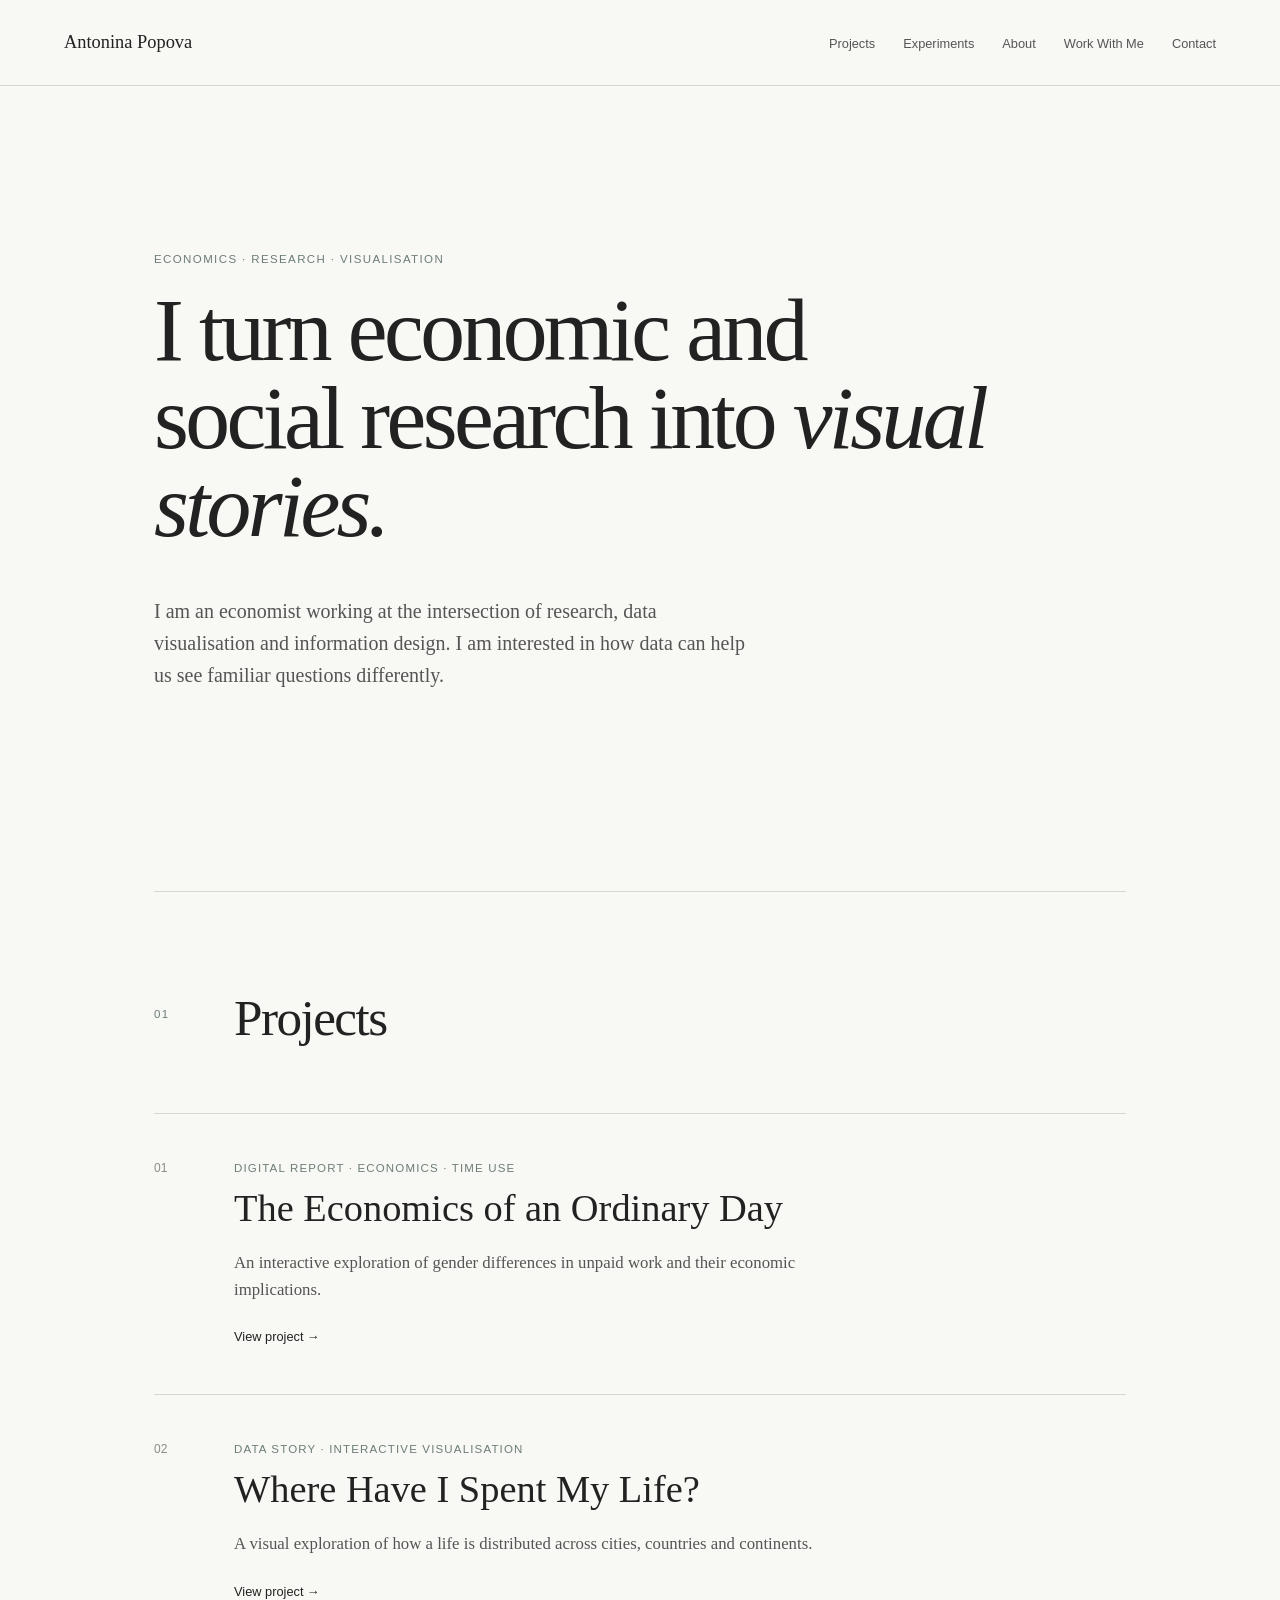
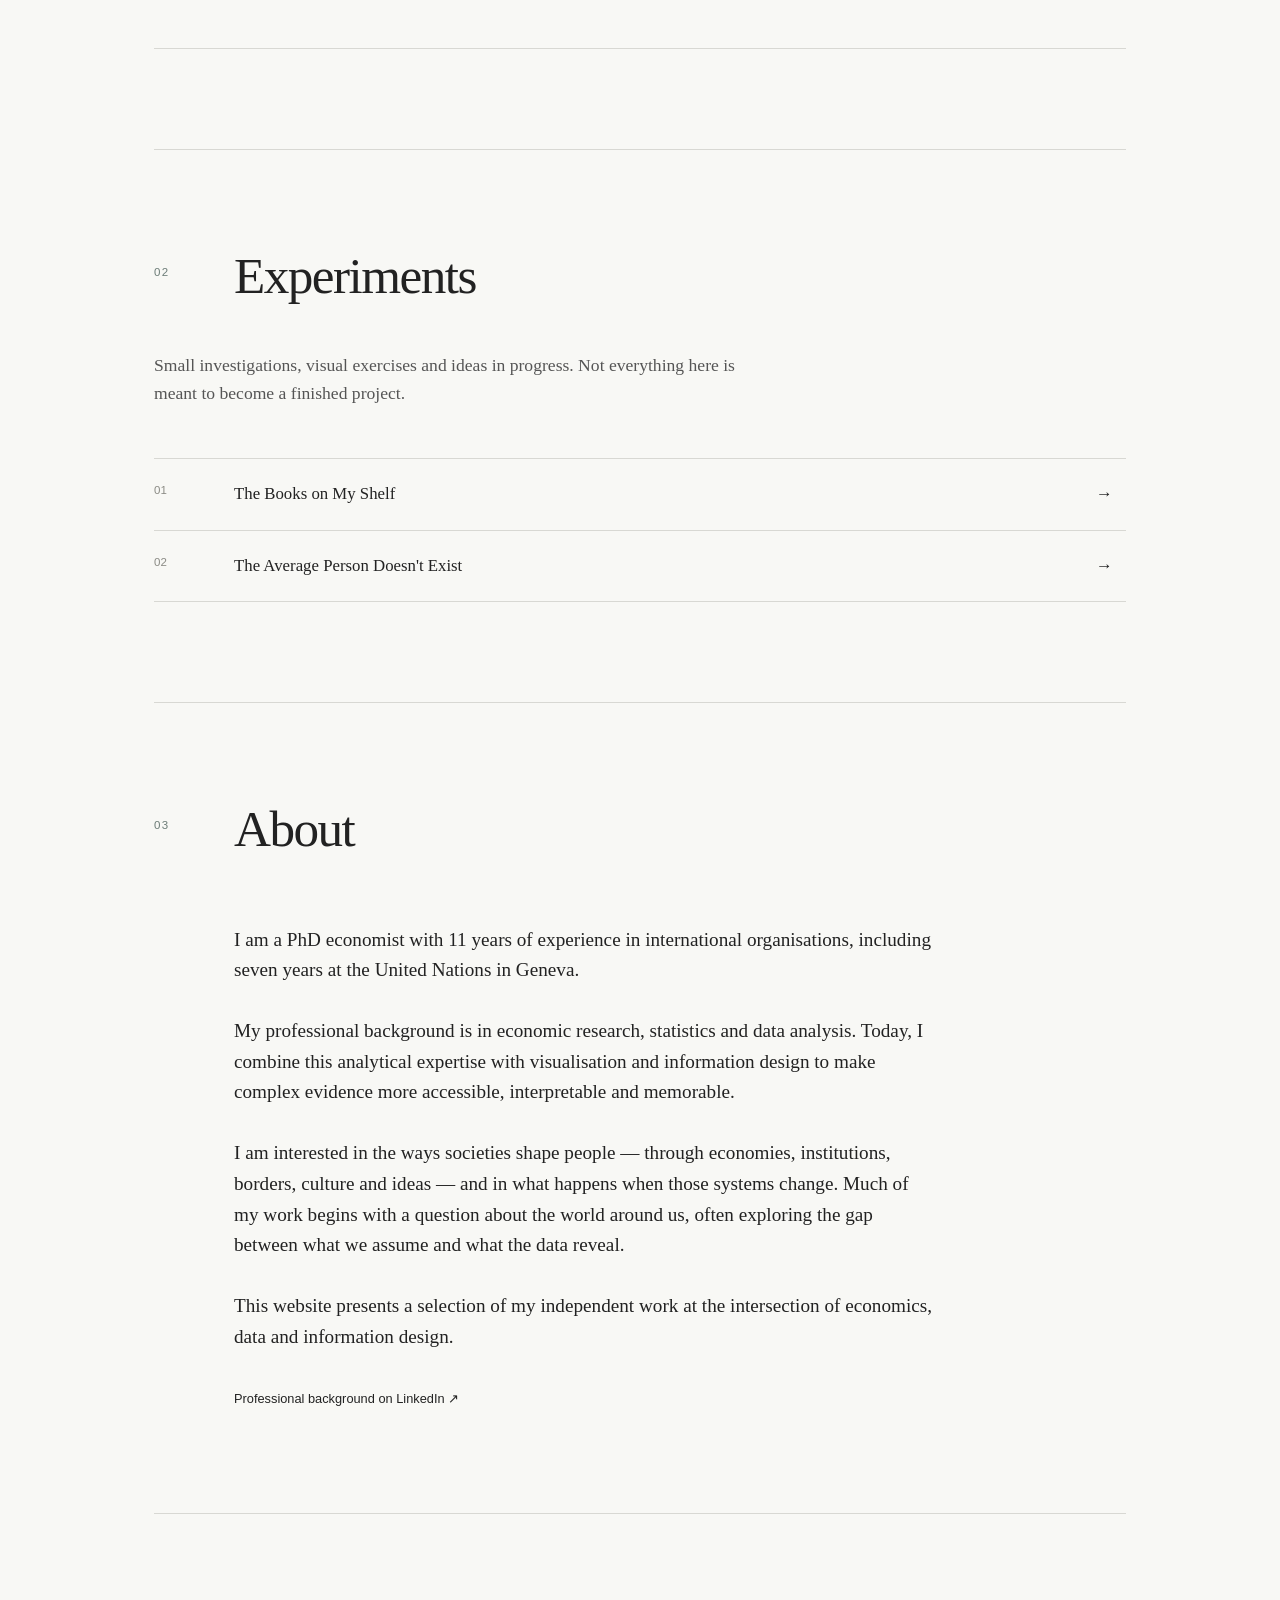
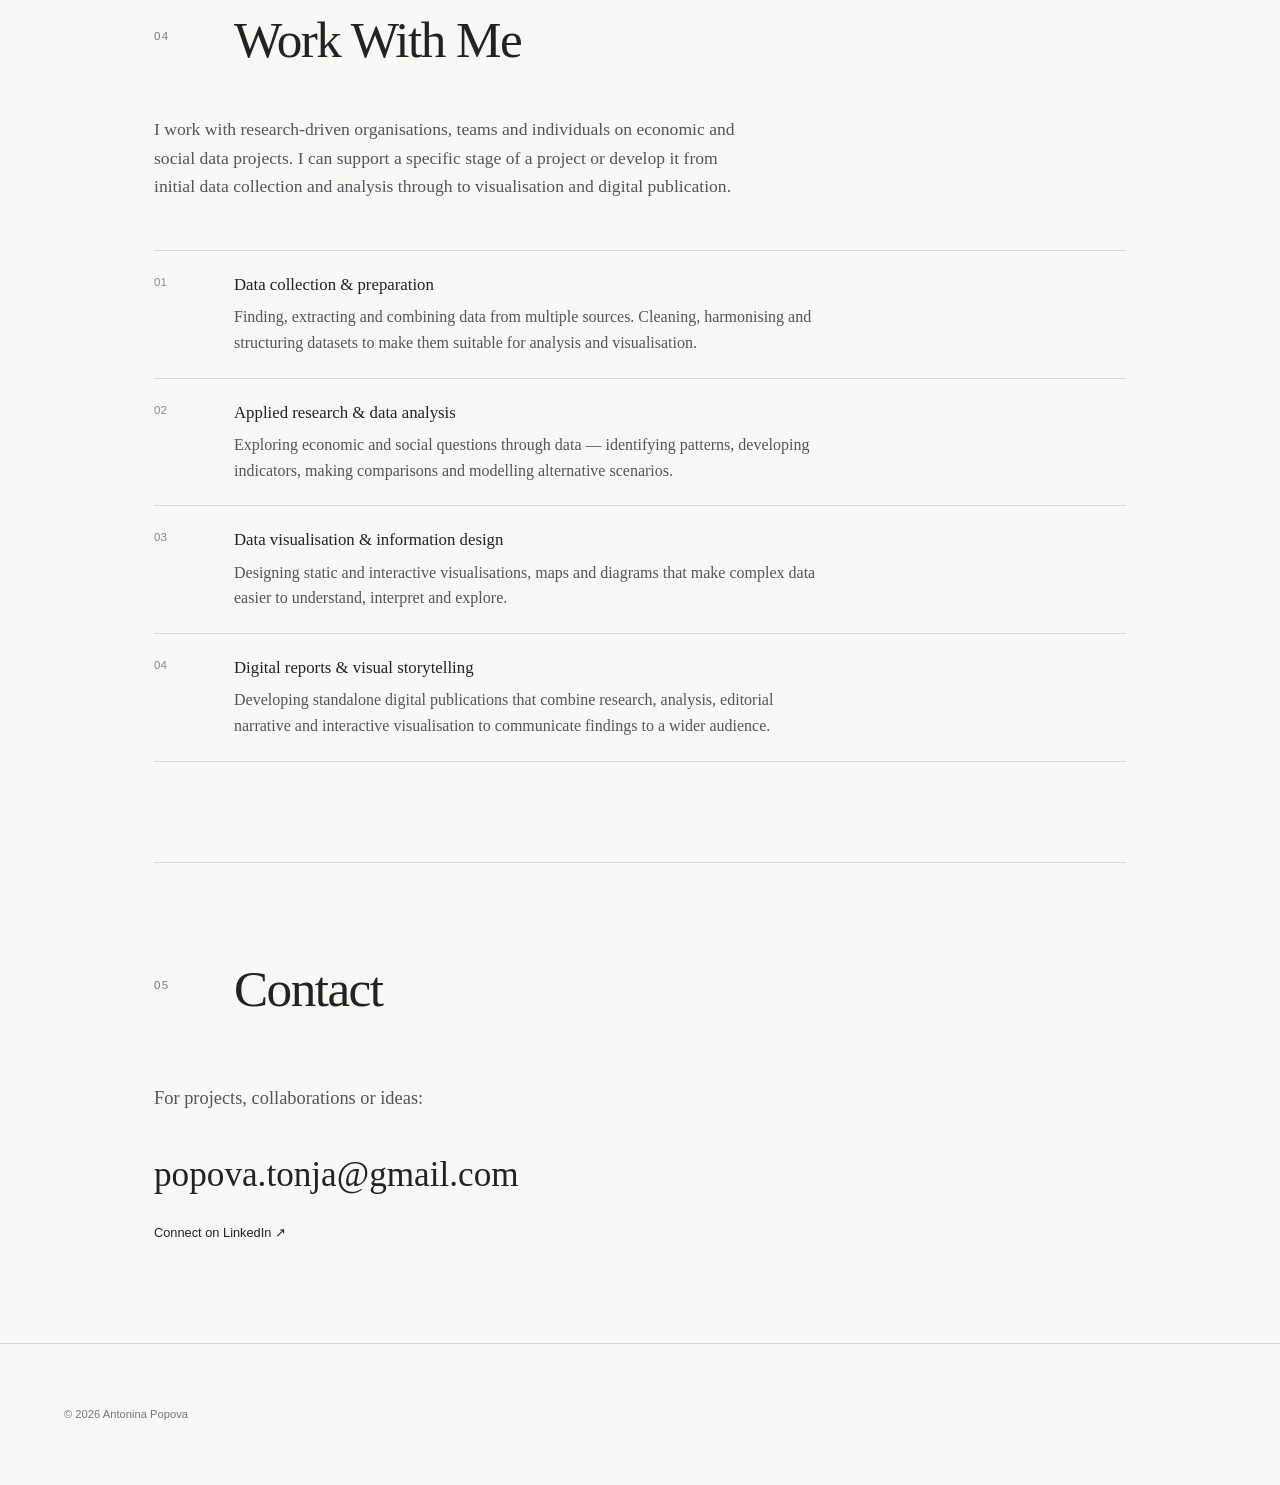
<file: index.html>
<!DOCTYPE html>
<html lang="en">
<head>
    <meta charset="UTF-8">
    <meta name="viewport" content="width=device-width, initial-scale=1.0">

    <title>Antonina Popova — Economist & Data Visualisation</title>

    <meta
        name="description"
        content="Antonina Popova — economist working with data, visualisation and information design."
    >

    <link rel="stylesheet" href="style.css">
</head>

<body>

    <header class="site-header">

        <a href="index.html" class="site-name">Antonina Popova</a>

        <button class="menu-toggle" aria-label="Open menu" aria-expanded="false">
            <span></span>
            <span></span>
            <span></span>
        </button>

        <nav class="site-nav">
            <a href="#projects">Projects</a>
            <a href="#experiments">Experiments</a>
            <a href="#about">About</a>
            <a href="#work-with-me">Work With Me</a>
            <a href="#contact">Contact</a>
        </nav>

    </header>


    <main>

        <!-- INTRO -->

        <section class="intro">

            <p class="eyebrow">ECONOMICS · RESEARCH · VISUALISATION</p>

            <h1>
                I turn economic and social research into
                <em>visual stories.</em>
            </h1>

            <p class="intro-text">
                I am an economist working at the intersection of
                research, data visualisation and information design.
                I am interested in how data can help us see familiar
                questions differently.
            </p>

        </section>


        <!-- PROJECTS -->

        <section id="projects" class="section">

            <div class="section-heading">
                <p class="eyebrow">01</p>
                <h2>Projects</h2>
            </div>

             <article class="project">

                <div class="project-number">01</div>

                <div class="project-content">

                    <p class="project-type">
                        DIGITAL REPORT · ECONOMICS · TIME USE
                    </p>

                    <h3>
                        The Economics of an Ordinary Day
                    </h3>

                    <p>
                        An interactive exploration of gender differences in unpaid work and 
                        their economic implications.
                    </p>

                    <a  href="projects/economics-of-an-ordinary-day/index.html" 
                        class="project-link" 
                        target="_blank"
                        rel="noopener noreferrer">
                        View project →
                    </a>

                </div>

            </article>


            <article class="project">

                <div class="project-number">02</div>

                <div class="project-content">

                    <p class="project-type">
                        DATA STORY · INTERACTIVE VISUALISATION
                    </p>

                    <h3>
                        Where Have I Spent My Life?
                    </h3>

                    <p>
                        A visual exploration of how a life is distributed
                        across cities, countries and continents.
                    </p>

                    <a href="projects/my-geography/index.html" 
                       class="project-link"  
                       target="_blank"
                       rel="noopener noreferrer">
                        View project →
                    </a>

                </div>

            </article>


        </section>


        <!-- EXPERIMENTS -->

        <section id="experiments" class="section experiments">

            <div class="section-heading">
                <p class="eyebrow">02</p>
                <h2>Experiments</h2>
            </div>

            <p class="section-intro">
                Small investigations, visual exercises and ideas in progress.
                Not everything here is meant to become a finished project.
            </p>

            <div class="experiment-list">

                <a  href="experiments/book-shelf/index.html" class="experiment"
                    target="_blank" rel="noopener noreferrer">
                    <span>01</span>
                    <span>The Books on My Shelf</span>
                    <span>→</span>
                </a>

                <a  href="experiments/average-person/index.html" class="experiment" 
                    target="_blank" rel="noopener noreferrer">
                    <span>02</span>
                    <span>The Average Person Doesn't Exist</span>
                    <span>→</span>
                </a>

            </div>

        </section>


        <!-- ABOUT -->

        <section id="about" class="section about">

            <div class="section-heading">
                <p class="eyebrow">03</p>
                <h2>About</h2>
            </div>

            <div class="about-text">

                <p>
                    I am a PhD economist with 11 years of experience in international organisations, 
                    including seven years at the United Nations in Geneva.
                </p>

                <p>
                    My professional background is in economic research, statistics and data analysis. 
                    Today, I combine this analytical expertise with visualisation and information design 
                    to make complex evidence more accessible, interpretable and memorable.
                </p>

                <p>
                    I am interested in the ways societies shape people — through economies, institutions, borders, 
                    culture and ideas — and in what happens when those systems change. 
                    Much of my work begins with a question about the world around us, 
                    often exploring the gap between what we assume and what the data reveal.
                </p>

                <p>
                    This website presents a selection of my independent work at the intersection of economics, 
                    data and information design.
                </p>

                <a href="https://www.linkedin.com/in/antoninapopova/"
                    class="external-link"
                    target="_blank"
                    rel="noopener noreferrer">
                        Professional background on LinkedIn &#x2197;&#xFE0E;
                </a>

            </div>

        </section>


        <!-- WORK WITH ME -->

        <section id="work-with-me" class="section work-with-me">

            <div class="section-heading">
                <p class="eyebrow">04</p>
                <h2>Work With Me</h2>
            </div>

            <p class="section-intro">
                I work with research-driven organisations, teams and individuals on economic and social data projects. 
                I can support a specific stage of a project or develop it from initial data collection and analysis 
                through to visualisation and digital publication.
            </p>

            <div class="work-list">

                <div class="work-item">

                    <span class="work-item-number">01</span>

                    <div class="work-item-content">

                        <h3>Data collection &amp; preparation</h3>

                        <p>
                            Finding, extracting and combining data from multiple sources. 
                            Cleaning, harmonising and structuring datasets to make them suitable 
                            for analysis and visualisation.
                        </p>

                    </div>

                </div>


                <div class="work-item">

                    <span class="work-item-number">02</span>

                    <div class="work-item-content">

                        <h3>Applied research &amp; data analysis</h3>

                        <p>
                            Exploring economic and social questions through data — 
                            identifying patterns, developing indicators, making comparisons 
                            and modelling alternative scenarios.
                        </p>

                    </div>

                </div>


                <div class="work-item">

                    <span class="work-item-number">03</span>

                    <div class="work-item-content">

                        <h3>Data visualisation &amp; information design</h3>

                        <p>
                            Designing static and interactive visualisations, 
                            maps and diagrams that make complex data easier to understand, 
                            interpret and explore.
                        </p>

                    </div>

                </div>


                <div class="work-item">

                    <span class="work-item-number">04</span>

                    <div class="work-item-content">

                        <h3>Digital reports &amp; visual storytelling</h3>

                        <p>
                            Developing standalone digital publications that combine research, 
                            analysis, editorial narrative and interactive visualisation to communicate 
                            findings to a wider audience.
                        </p>

                    </div>

                </div>

            </div>

        </section>


        <!-- CONTACT -->

        <section id="contact" class="section contact">

            <div class="section-heading">
                <p class="eyebrow">05</p>
                <h2>Contact</h2>
            </div>

            <p>
                For projects, collaborations or ideas:
            </p>

            <div class="contact-links">

                <a href="mailto:popova.tonja@gmail.com"
                class="email">
                    popova.tonja@gmail.com
                </a>

                <a href="https://www.linkedin.com/in/antoninapopova/"
                class="external-link"
                target="_blank"
                rel="noopener noreferrer">
                    Connect on LinkedIn &#x2197;&#xFE0E;
                </a>

            </div>

        </section>

    </main>


    <footer class="site-footer">
        <p>© 2026 Antonina Popova</p>
    </footer>

    <script src="script.js"></script>

</body>
</html>
</file>
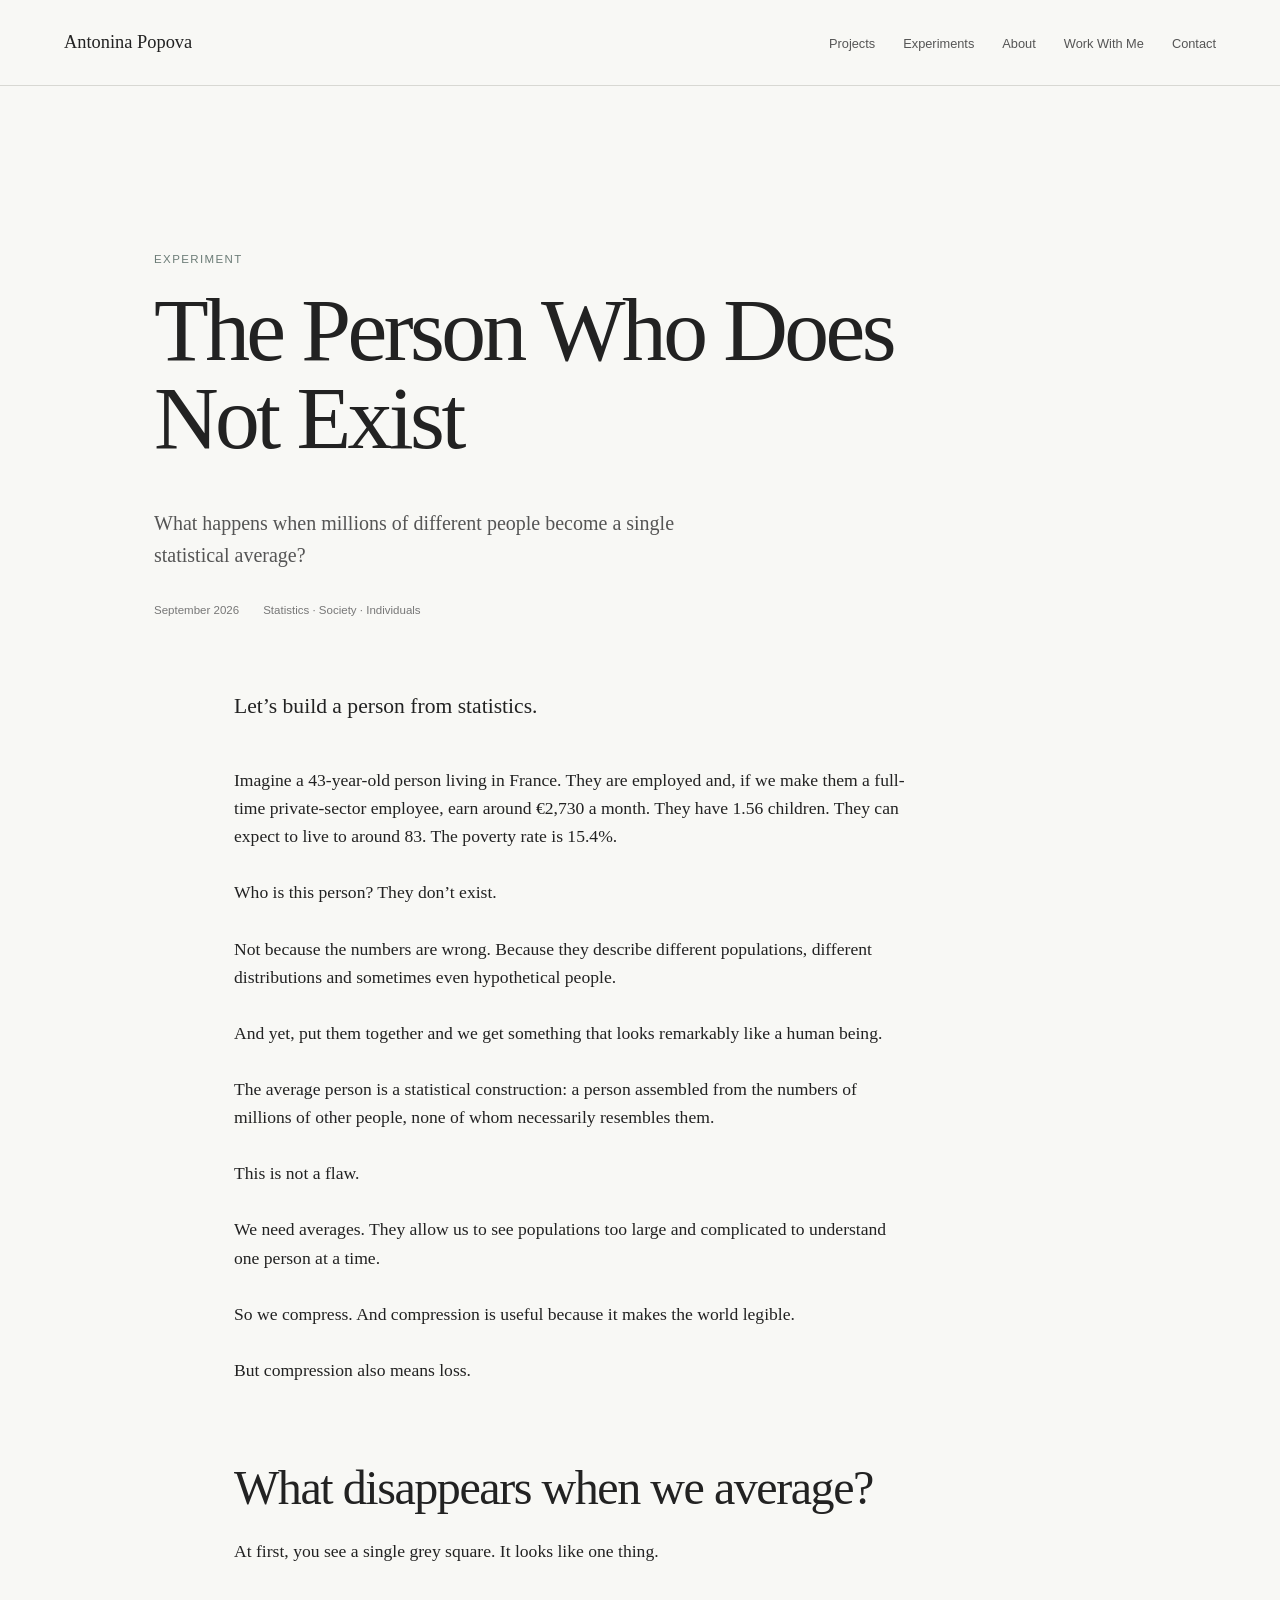
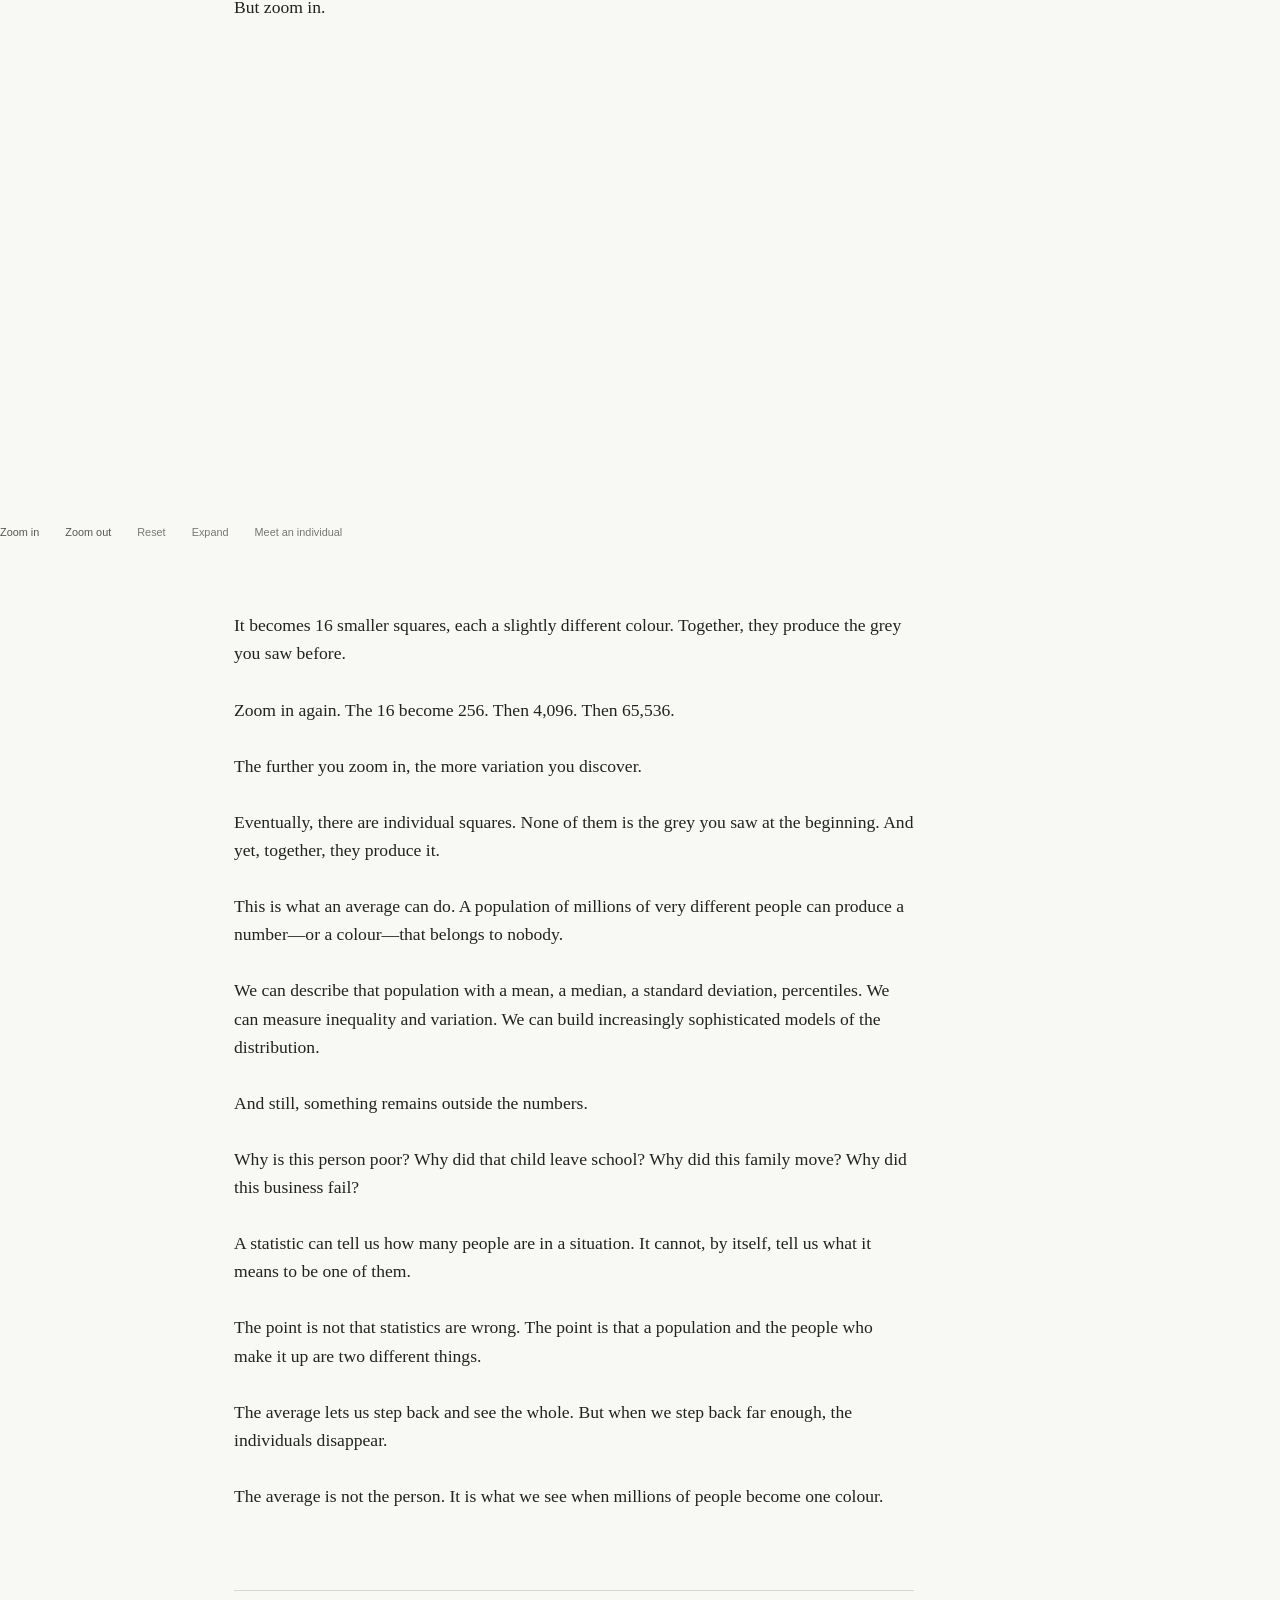
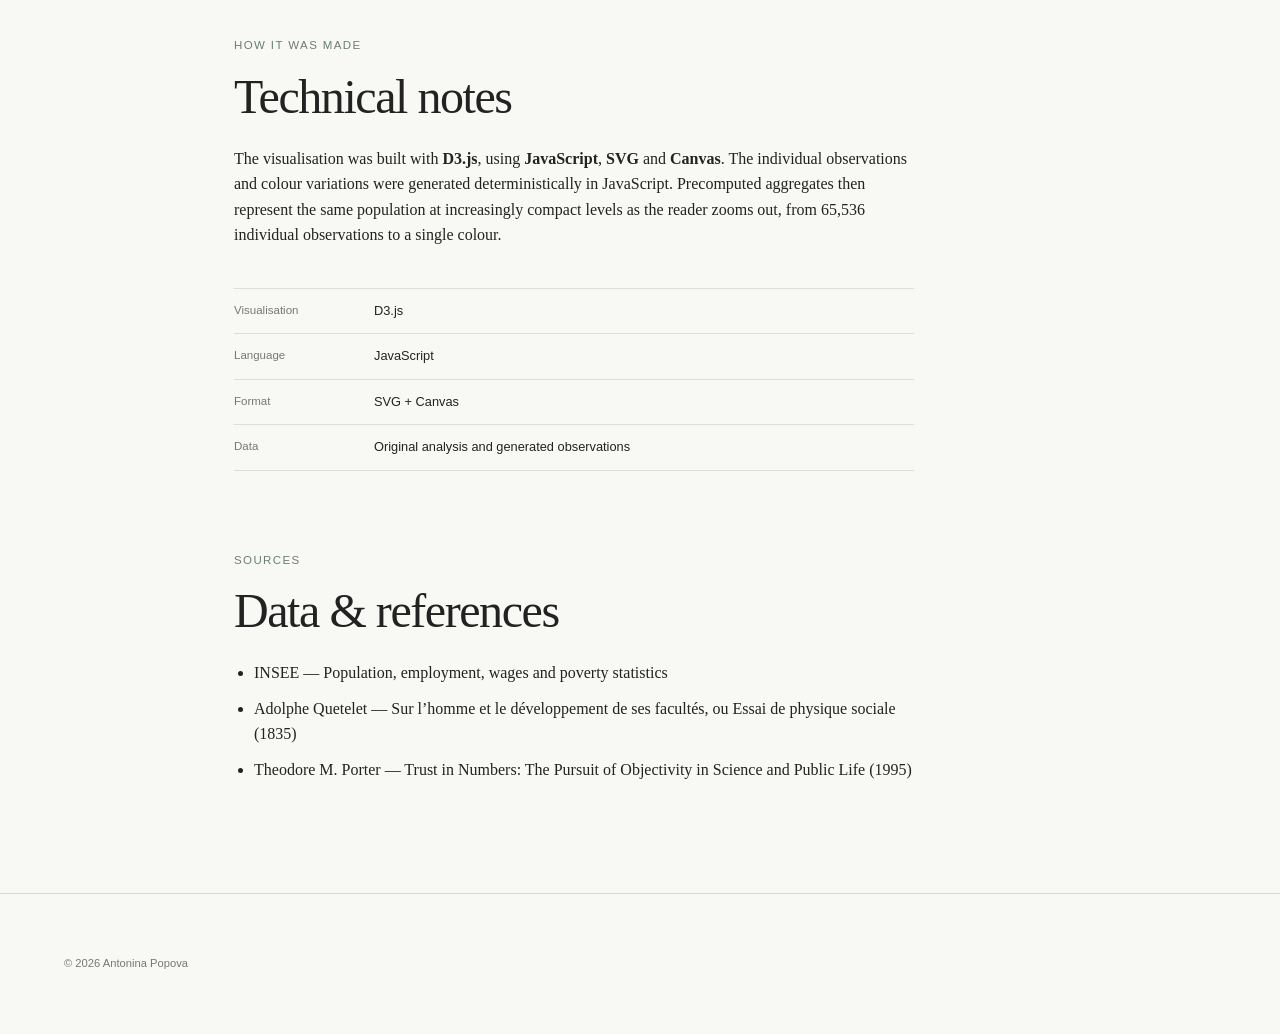
<file: experiments/average-person/index.html>
<!DOCTYPE html>
<html lang="en">
<head>
    <meta charset="UTF-8">
    <meta name="viewport" content="width=device-width, initial-scale=1.0">
<title>The Person Who Does Not Exist</title>
<link rel="stylesheet" href="style.css">
</head>
<body>


<header class="site-header">
    <a href="../../index.html" class="site-name">Antonina Popova</a>
    <button class="menu-toggle" aria-label="Open menu" aria-expanded="false">
        <span></span>
        <span></span>
        <span></span>
    </button>
    <nav class="site-nav">
        <a href="../../index.html#projects">Projects</a>
        <a href="../../index.html#experiments">Experiments</a>
        <a href="../../index.html#about">About</a>
        <a href="../../index.html#work-with-me">Work With Me</a>
        <a href="../../index.html#contact">Contact</a>
    </nav>
</header>


<main>
<!-- INTRODUCTION -->
<header class="experiment-header">
    <p class="eyebrow">Experiment</p>
    <h1>The Person Who Does Not Exist</h1>
    <p class="subtitle">
        What happens when millions of different people become a single statistical average?
    </p>
    <div class="experiment-meta">
        <span>September 2026</span>
        <span>Statistics · Society · Individuals</span>
    </div>
</header>
<!-- ESSAY -->
<article class="essay">
    <p class="lead">
        Let’s build a person from statistics.
    </p>
    <p>
        Imagine a 43-year-old person living in France. 
        They are employed and, if we make them a full-time private-sector employee, earn around €2,730 a month. 
        They have 1.56 children. 
        They can expect to live to around 83. 
        The poverty rate is 15.4%.
    </p>
    <p>
        Who is this person? 
        They don’t exist.
    </p>
    <p>
        Not because the numbers are wrong. 
        Because they describe different populations, different distributions and sometimes even hypothetical people.
    </p>
    <p>
        And yet, put them together and we get something that looks remarkably like a human being.
    </p>
    <p>
        The average person is a statistical construction: a person assembled from the numbers of millions of other people, none of whom necessarily resembles them.
    </p>
    <p>
        This is not a flaw.
    </p>
    <p>
        We need averages. They allow us to see populations too large and complicated to understand one person at a time.
    </p>

    <p>
        So we compress. And compression is useful because it makes the world legible.
    </p>
    <p>
        But compression also means loss.
    </p>

    <h2>What disappears when we average?</h2>
    <p>
        At first, you see a single grey square.
        It looks like one thing. 
    </p>
    <p>
        But zoom in.
    </p>
    <!-- VISUALISATION 01 -->
    <figure class="visualisation">
        <iframe
            src="viz/index.html"
            title="The Person Who Does Not Exist — interactive visualisation"
            loading="lazy"
            allow="fullscreen">
        </iframe>
    </figure>
    
    <p>
        It becomes 16 smaller squares, each a slightly different colour. 
        Together, they produce the grey you saw before.
    </p>
    <p>
        Zoom in again. The 16 become 256. Then 4,096. Then 65,536.
    </p>
    <p>
        The further you zoom in, the more variation you discover.
    </p>
    <p>
        Eventually, there are individual squares. 
        None of them is the grey you saw at the beginning. And yet, together, they produce it.
    </p>    
    <p>
        This is what an average can do.
        A population of millions of very different people can produce a number—or a colour—that belongs to nobody.
        
    </p>    
    <p>
        We can describe that population with a mean, a median, a standard deviation, percentiles.
        We can measure inequality and variation. 
        We can build increasingly sophisticated models of the distribution.
    </p>    
    <p>    
        And still, something remains outside the numbers.
    </p>    
    <p> Why is this person poor?
        Why did that child leave school?
        Why did this family move?
        Why did this business fail?
    </p>    
    <p>
        A statistic can tell us how many people are in a situation. 
        It cannot, by itself, tell us what it means to be one of them.
    </p>    
    <p>
        The point is not that statistics are wrong.
        The point is that a population and the people who make it up are two different things.
    </p>    
    <p>
        The average lets us step back and see the whole. But when we step back far enough, the individuals disappear.
    </p>      
    <p>
        The average is not the person. 
        It is what we see when millions of people become one colour.
    </p>

</article>

<!-- TECHNICAL NOTE -->
<section class="technical">
    <p class="eyebrow">How it was made</p>
    <h2>Technical notes</h2>
    <p>
        The visualisation was built with <strong>D3.js</strong>, using <strong>JavaScript</strong>, <strong>SVG</strong> and <strong>Canvas</strong>. 
        The individual observations and colour variations were generated deterministically in JavaScript. 
        Precomputed aggregates then represent the same population at increasingly compact levels as the reader zooms out, 
        from 65,536 individual observations to a single colour.
    </p>
    <dl class="technical-details">
        <div>
            <dt>Visualisation</dt>
            <dd>D3.js</dd>
        </div>
        <div>
            <dt>Language</dt>
            <dd>JavaScript</dd>
        </div>
        <div>
            <dt>Format</dt>
            <dd>SVG + Canvas</dd>
        </div>
        <div>
            <dt>Data</dt>
            <dd>Original analysis and generated observations</dd>
        </div>
    </dl>
</section>
<!-- SOURCES -->
<section class="sources">
    <p class="eyebrow">Sources</p>
    <h2>Data & references</h2>
    <ul>
        <li>INSEE — Population, employment, wages and poverty statistics</li>
        <li>Adolphe Quetelet — Sur l’homme et le développement de ses facultés, ou Essai de physique sociale (1835)</li>
        <li>Theodore M. Porter — Trust in Numbers: The Pursuit of Objectivity in Science and Public Life (1995)</li>
    </ul>
</section>
</main>
<footer class="site-footer">
<p>© 2026 Antonina Popova</p>
</footer>
<script src="script.js"></script>
</body>
</html>
</file>
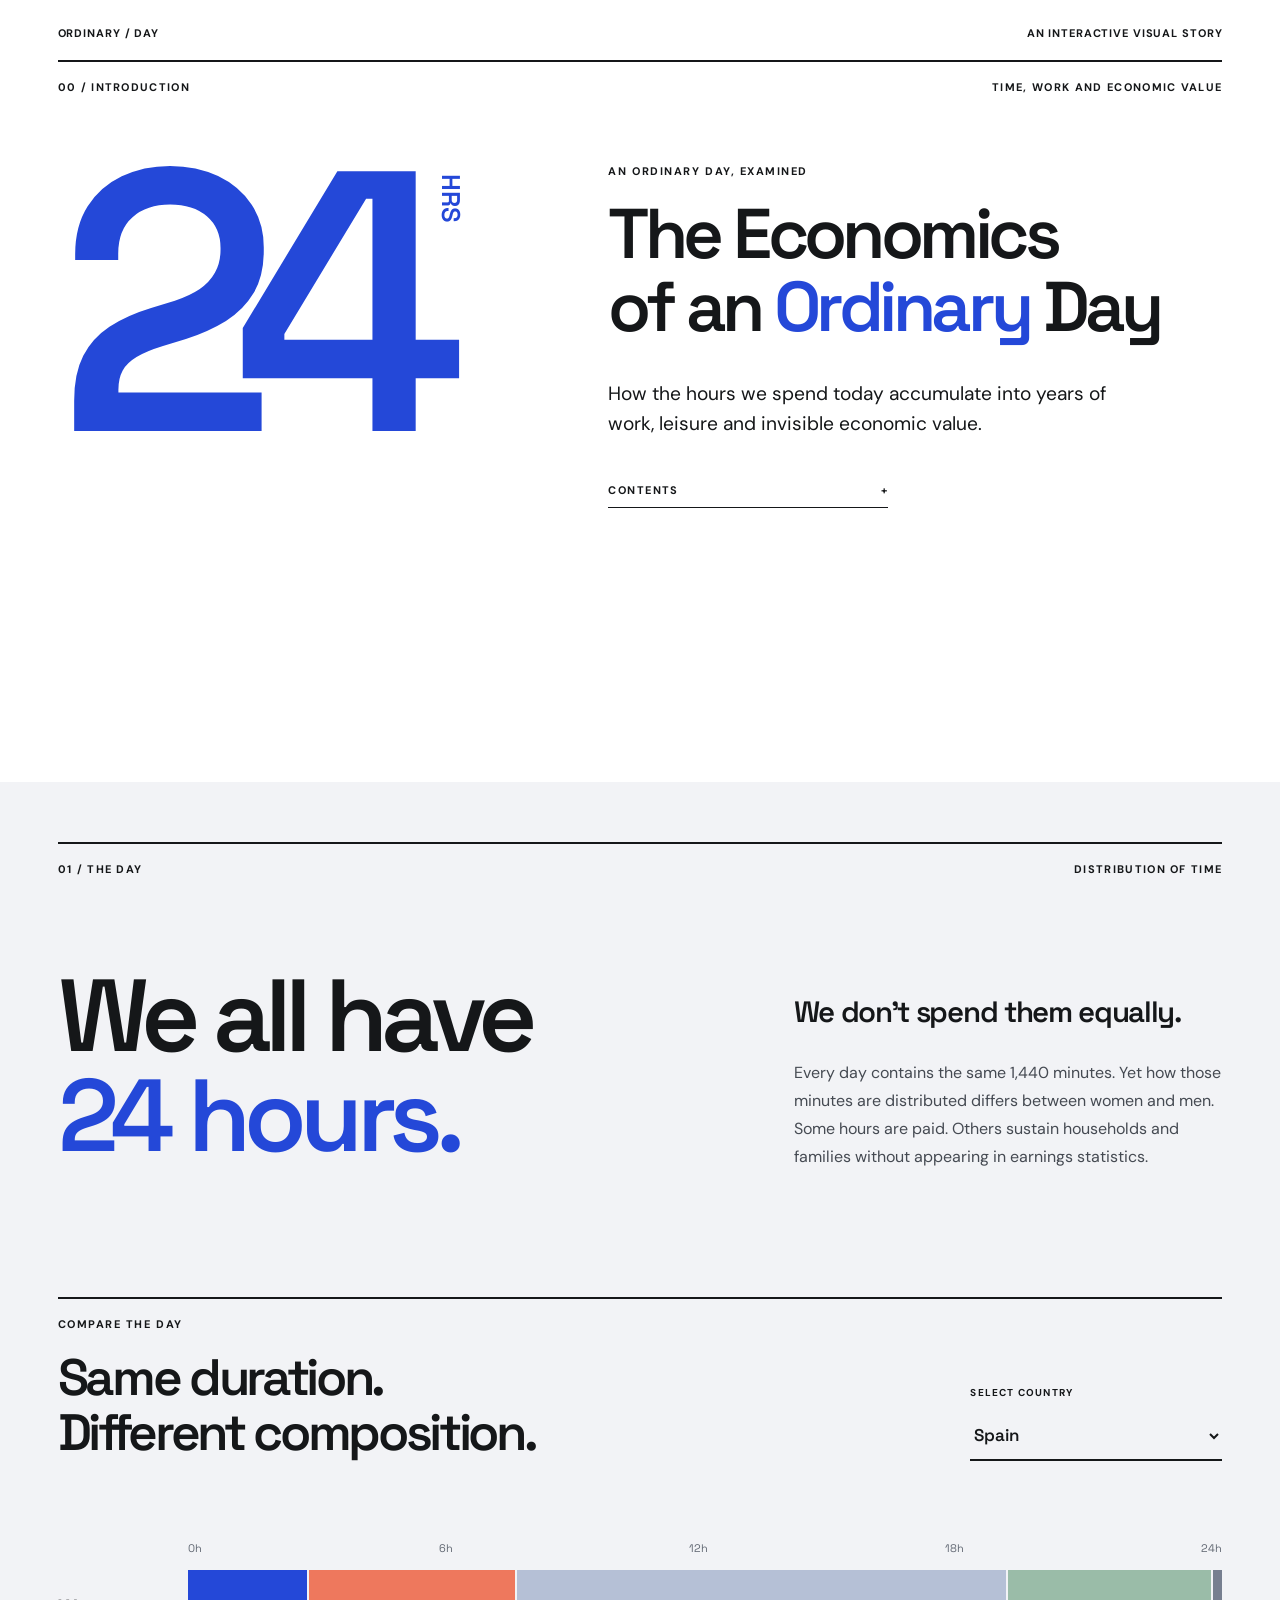
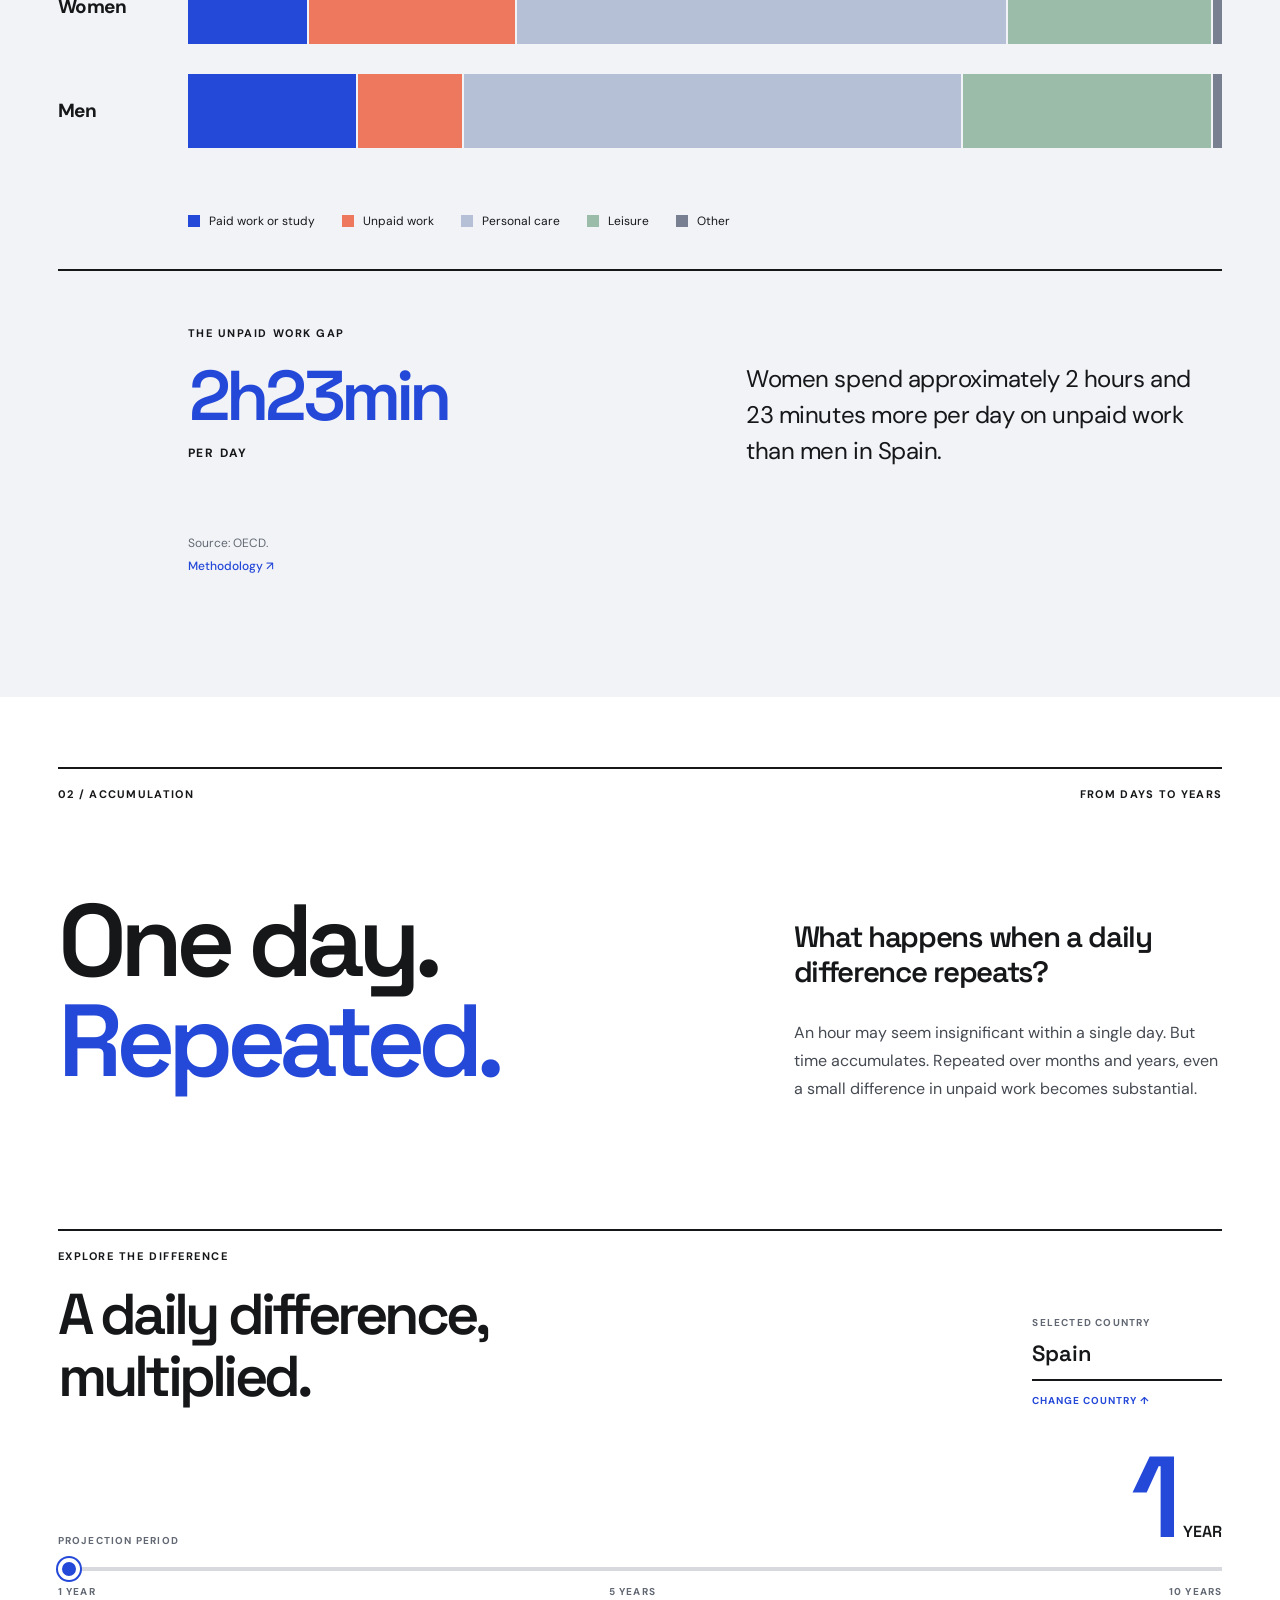
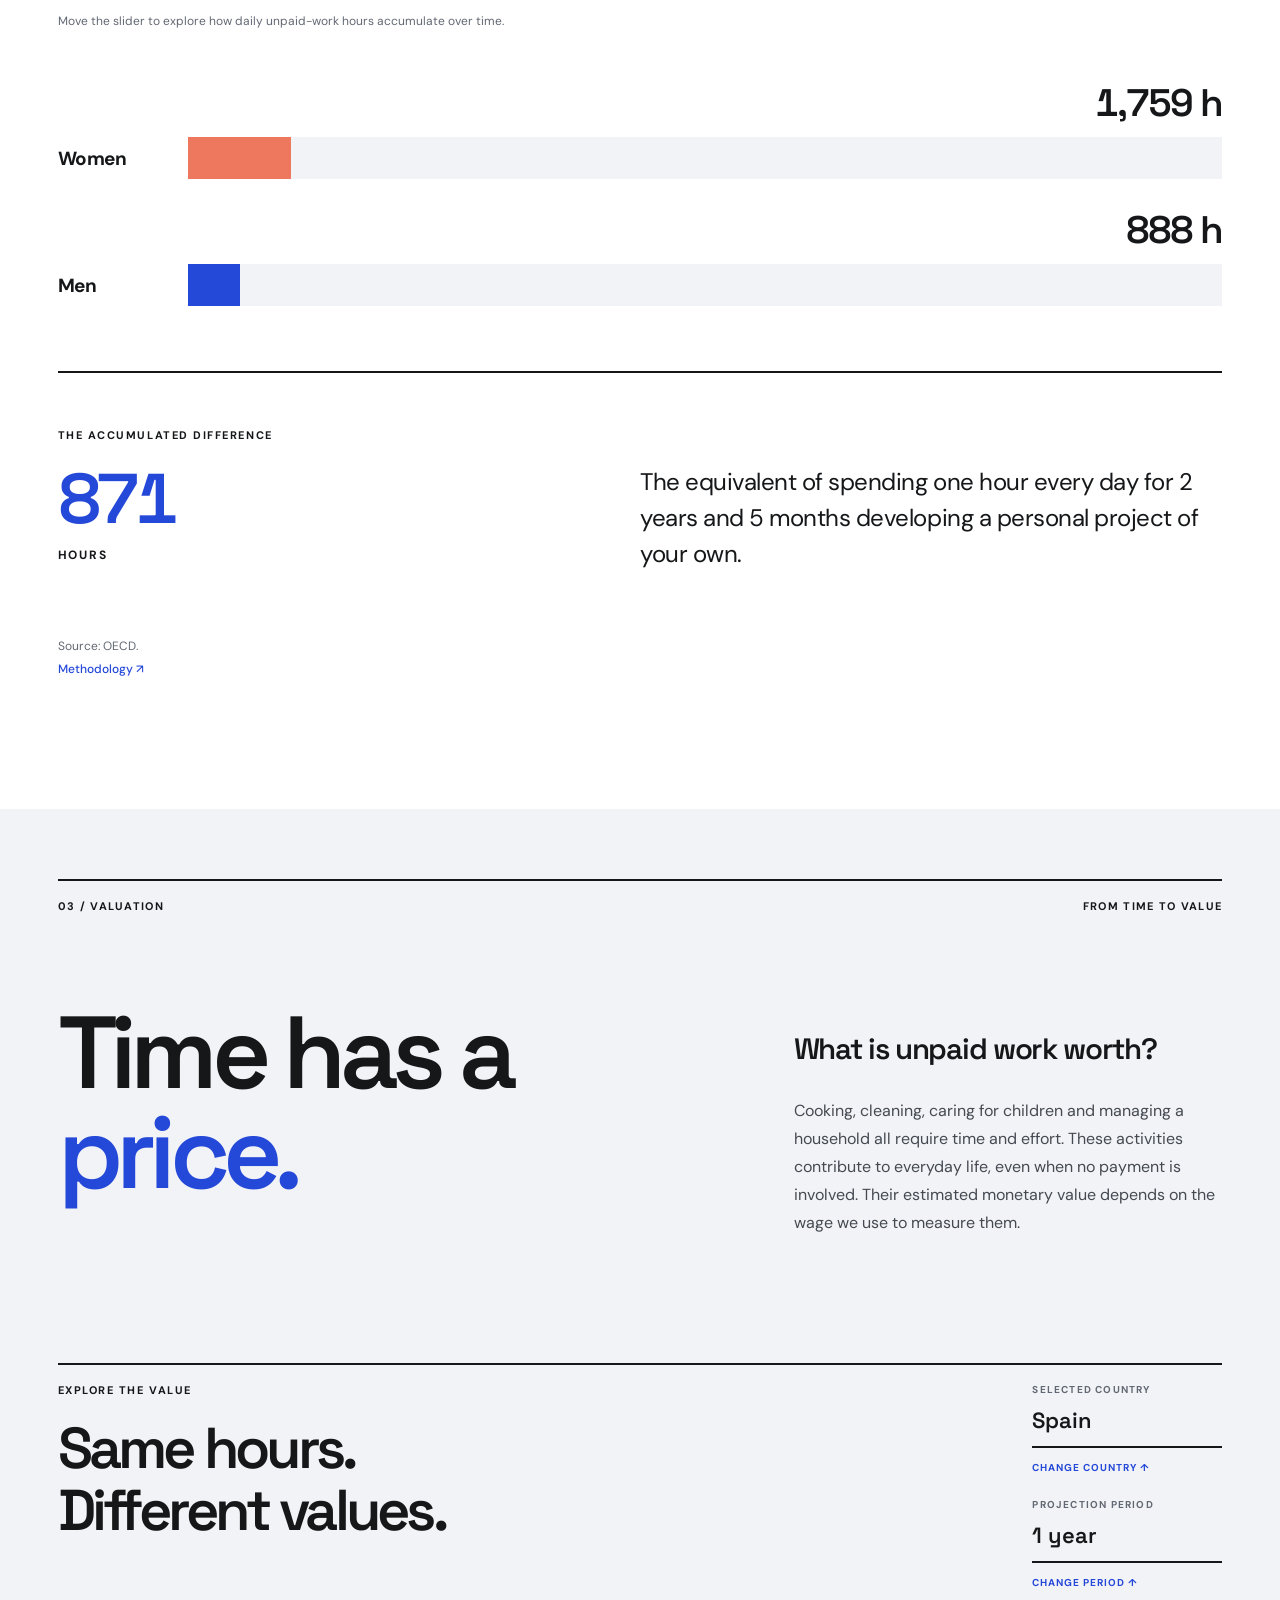
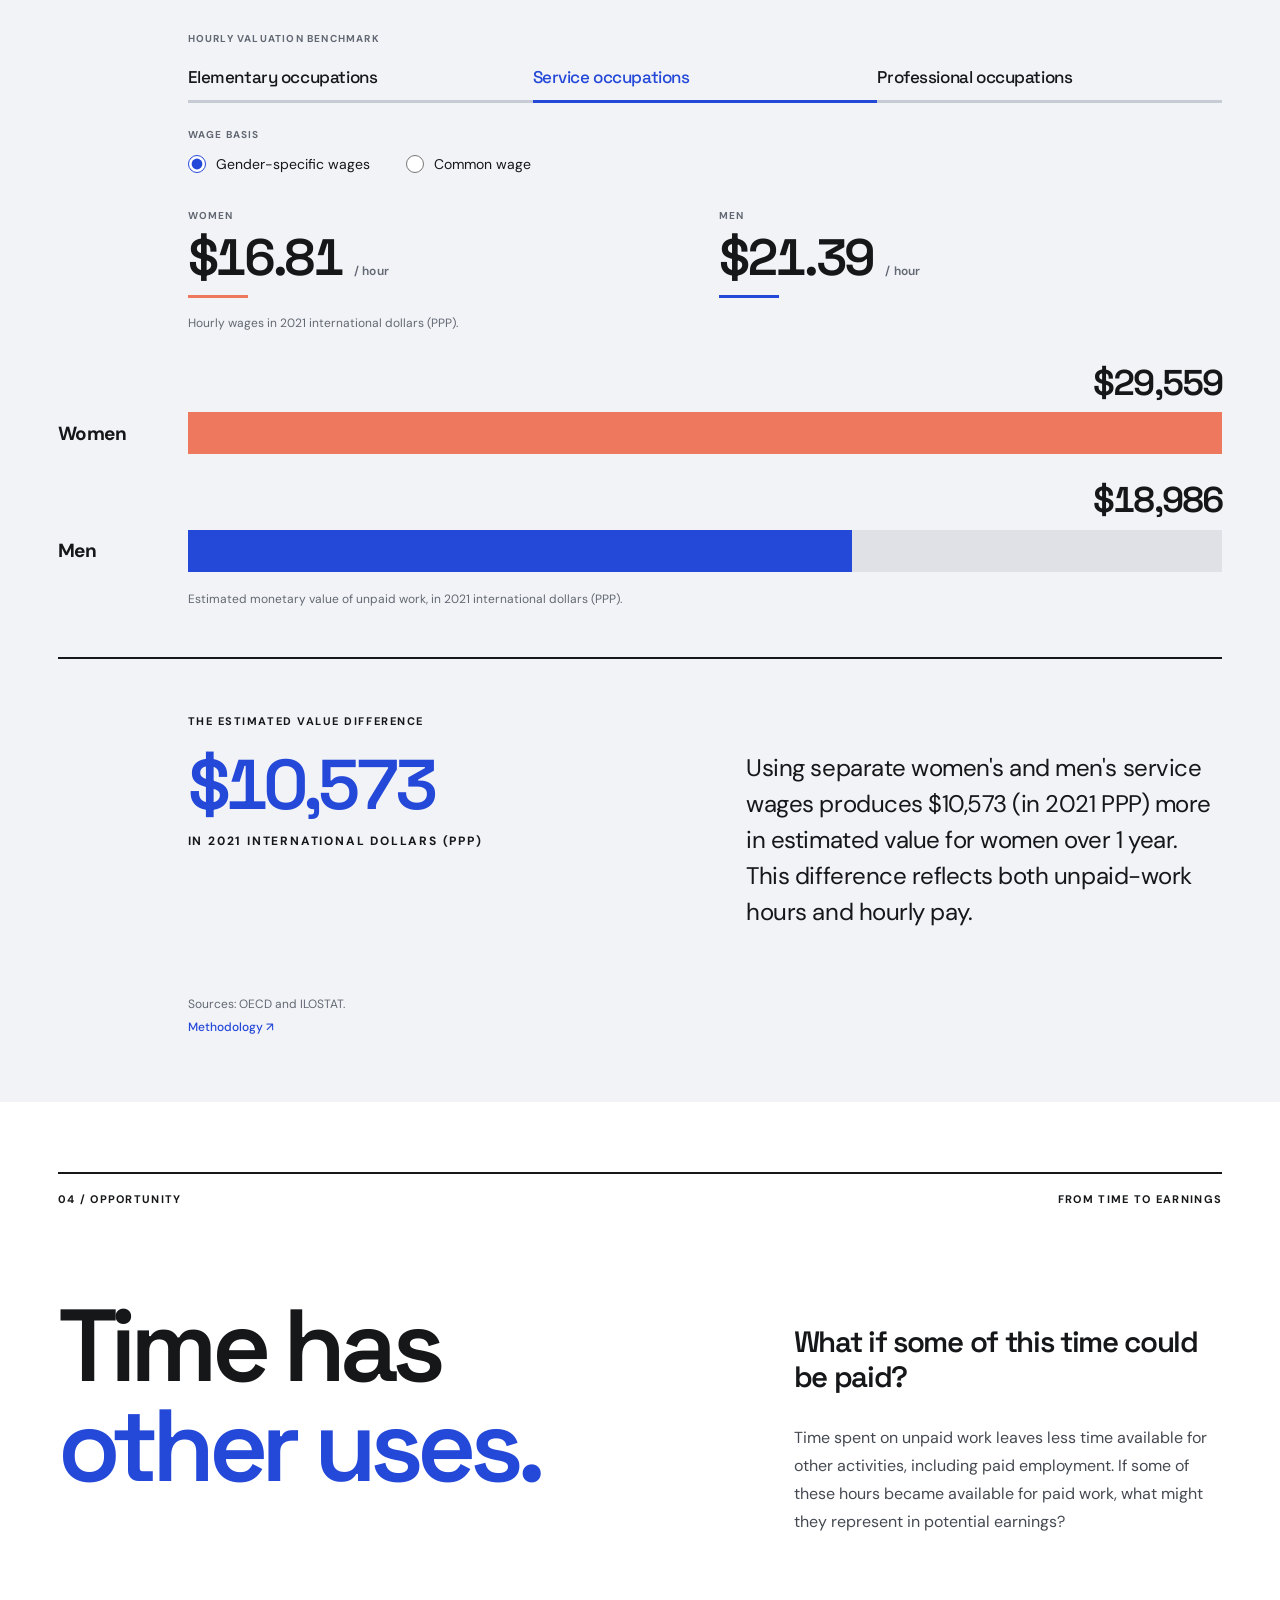
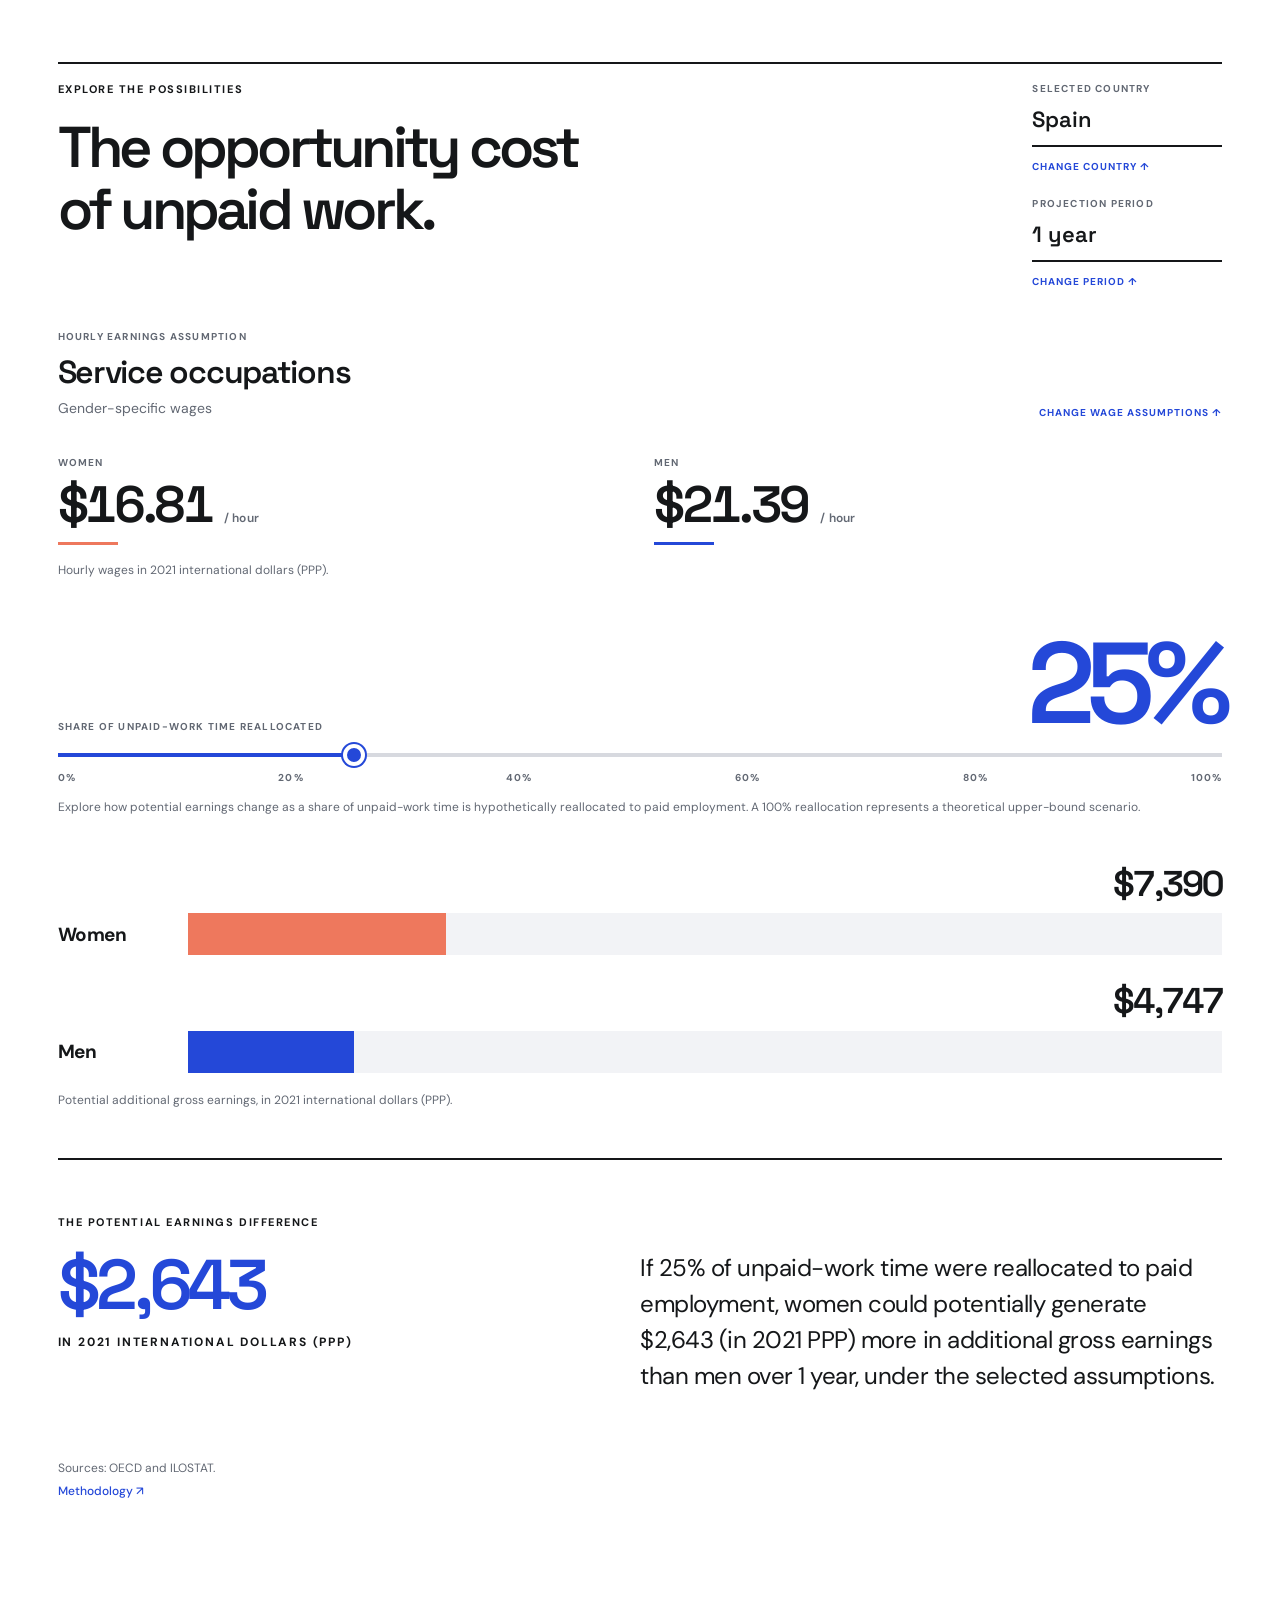
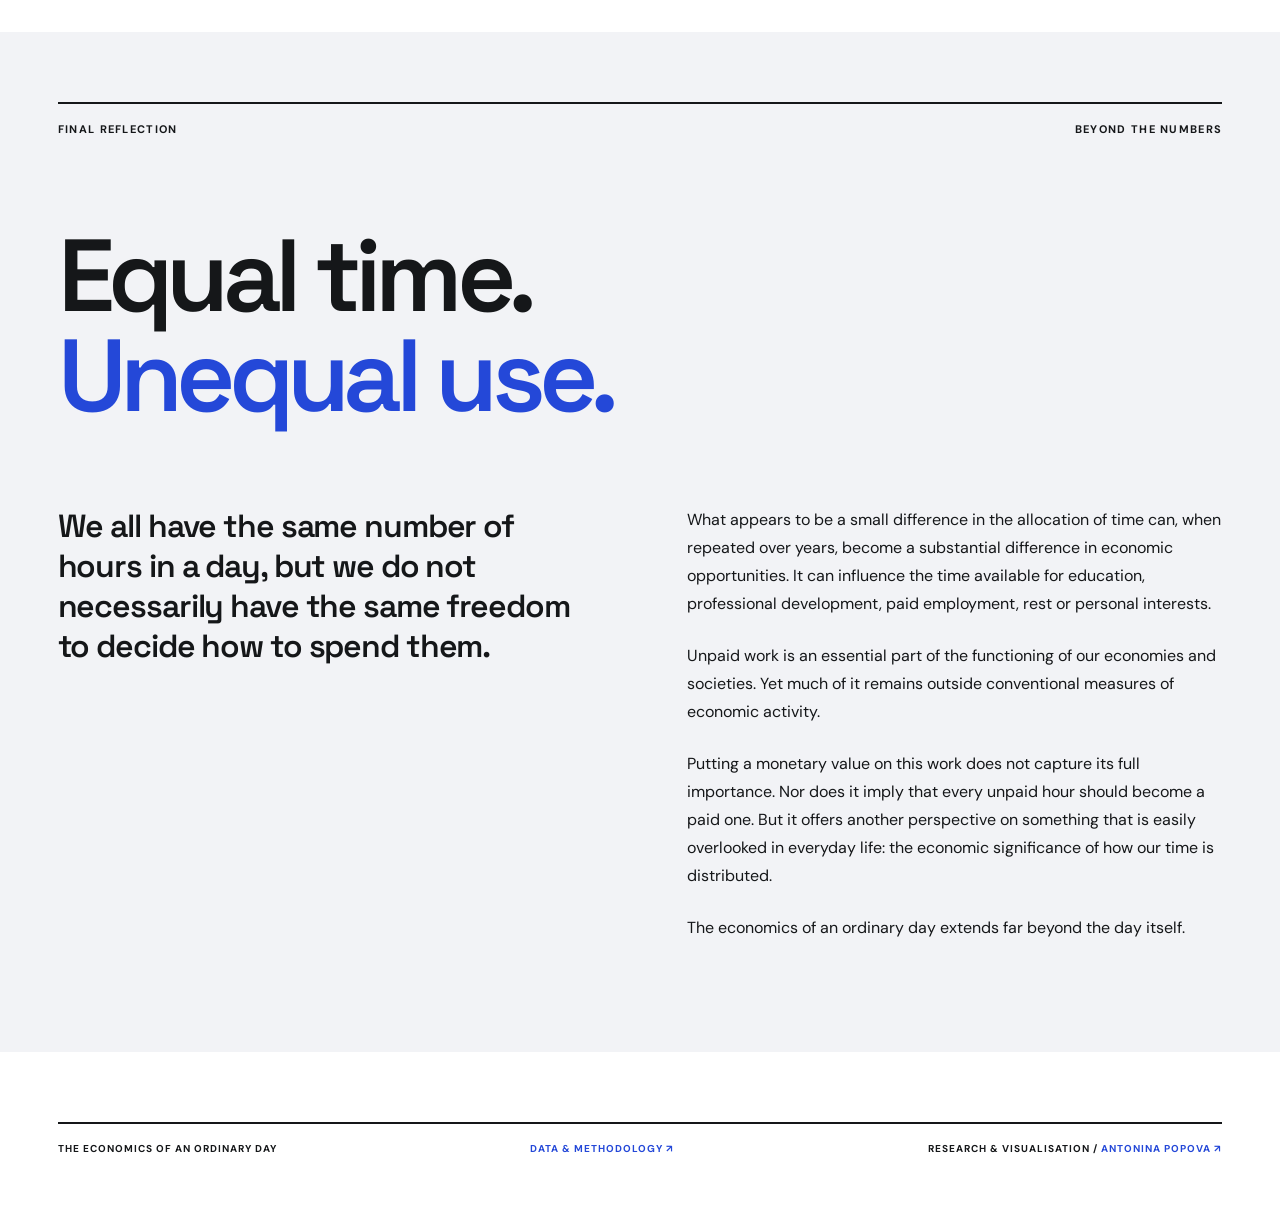
<file: projects/economics-of-an-ordinary-day/index.html>
<!doctype html>
<html lang="en">
<head>
  <meta charset="utf-8">
  <meta name="viewport" content="width=device-width,initial-scale=1">
  <meta name="description" content="An interactive exploration of time, work and value.">
  <title>The Economics of an Ordinary Day</title>
  <link rel="stylesheet" href="style.css?v=2">
  <script src="script.js" defer></script>
</head>

<body>
  <a class="skip-link" href="#chapter-one">Skip to the exploration</a>

  <header class="masthead wrap">
    <span class="masthead-mark">ORDINARY / DAY</span>
    <span class="masthead-right">
      AN INTERACTIVE VISUAL STORY
    </span>
  </header>

  <main>

    <!-- HERO -->
    <section class="hero wrap" aria-labelledby="page-title">
      <div class="hero-index">
        <span>00 / INTRODUCTION</span>
        <span>TIME, WORK AND ECONOMIC VALUE</span>
      </div>

      <div class="hero-grid">
        <div class="hero-number" aria-hidden="true">
          24<span class="hero-number-unit">HRS</span>
        </div>

        <div class="hero-copy">
          <p class="eyebrow">AN ORDINARY DAY, EXAMINED</p>

          <h1 id="page-title">
            The Economics<br>
            of an <em>Ordinary</em> Day
          </h1>

          <p class="hero-description">
            How the hours we spend today accumulate into years
            of work, leisure and invisible economic value.
          </p>

         <details class="hero-contents">

            <summary class="text-link contents-toggle">
              CONTENTS <span class="contents-icon" aria-hidden="true"></span>
            </summary>

            <nav class="contents-menu" aria-label="Report contents">

              <a href="#chapter-one">
                <span>01 /</span> Distribution of time
              </a>

              <a href="#chapter-two">
                <span>02 /</span> From days to years
              </a>

              <a href="#chapter-three">
                <span>03 /</span> From time to value
              </a>

              <a href="#chapter-four">
                <span>04 /</span> From time to earnings
              </a>

              <a href="#conclusion-title">
                <span>05 /</span> Beyond the numbers
              </a>

            </nav>

          </details>



        </div>
      </div>
    </section>


    <!-- ===================================================== -->
    <!-- CHAPTER 1 — THE DAY                                   -->
    <!-- ===================================================== -->

    <section
      class="chapter chapter-one"
      id="chapter-one"
      aria-labelledby="chapter-one-title"
    >
      <div class="wrap">

        <div class="chapter-topline">
          <span>01 / THE DAY</span>
          <span>DISTRIBUTION OF TIME</span>
        </div>

        <div class="chapter-heading-grid">
          <h2 id="chapter-one-title">
            We all have<br>
            <span class="blue">24 hours.</span>
          </h2>

          <div class="chapter-aside">
            <p>We don't spend them equally.</p>

            <p>
              Every day contains the same 1,440 minutes.
              Yet how those minutes are distributed differs
              between women and men. Some hours are paid.
              Others sustain households and families without
              appearing in earnings statistics.
            </p>
          </div>
        </div>

        <div class="exploration"
          id="country-exploration"
          aria-labelledby="exploration-title">

          <div class="exploration-header">
            <div>
              <p class="eyebrow">COMPARE THE DAY</p>
              <h3 id="exploration-title">
                Same duration.<br>
                Different composition.
              </h3>
            </div>

            <div class="country-picker">
              <label for="country-select">SELECT COUNTRY</label>
              <select id="country-select" disabled>
                <option>Loading countries…</option>
              </select>
            </div>
          </div>

          <div class="chart-axis" aria-hidden="true">
            <span>0h</span>
            <span>6h</span>
            <span>12h</span>
            <span>18h</span>
            <span>24h</span>
          </div>

          <!-- Chart and floating tooltip -->
          <div class="time-chart-container">
            <div id="time-chart" class="time-chart">
              <p class="loading">Loading time-use data…</p>
            </div>

            <div
              id="activity-tooltip"
              class="activity-tooltip"
              role="tooltip"
              aria-hidden="true"
            >
              <div
                id="tooltip-title"
                class="activity-tooltip-title"
              ></div>

              <div class="tooltip-comparison">
                WOMEN − MEN
              </div>

              <div
                id="tooltip-difference"
                class="tooltip-difference"
              ></div>

              <div class="tooltip-explanation">
                Difference in average daily time
              </div>
            </div>
          </div>

          <div
            id="legend"
            class="legend"
            aria-label="Activity categories"
          ></div>

          <div
            class="insight chapter-result"
            id="insight"
            aria-live="polite"
          ></div>

      <p class="source-note">
        Source: OECD.<br>
        <a
          href="./methodology.html#time-allocation"
          class="source-methodology"
          target="_blank"
          rel="noopener noreferrer"
        >Methodology &#x2197;&#xFE0E;</a>
      </p>

          <p
            id="data-error"
            class="error"
            role="alert"
            hidden
          ></p>

        </div>
      </div>
    </section>


    <!-- ===================================================== -->
    <!-- CHAPTER 2 — ACCUMULATION                              -->
    <!-- ===================================================== -->

    <section
      class="chapter chapter-two"
      id="chapter-two"
      aria-labelledby="chapter-two-title"
    >
      <div class="wrap">

        <div class="chapter-topline">
          <span>02 / ACCUMULATION</span>
          <span>FROM DAYS TO YEARS</span>
        </div>

        <div class="chapter-heading-grid">
          <h2 id="chapter-two-title">
            One day.<br>
            <span class="blue">Repeated.</span>
          </h2>

          <div class="chapter-aside">
            <p>What happens when a daily difference repeats?</p>

            <p>
              An hour may seem insignificant within a single day.
              But time accumulates. Repeated over months and years,
              even a small difference in unpaid work becomes substantial.
            </p>
          </div>
        </div>

        <div class="accumulation" id="period-exploration">

          <div class="accumulation-header">
            <div>
              <p class="eyebrow">EXPLORE THE DIFFERENCE</p>
              <h3>A daily difference,<br>multiplied.</h3>
            </div>

            <div class="accumulation-country">
              <span>SELECTED COUNTRY</span>
              <strong id="accumulation-country-name">—</strong>
              <a href="#country-exploration" class="change-country">
                CHANGE COUNTRY ↑
              </a>
            </div>
          </div>

          <div class="period-control">
            <div class="period-heading">
              <label for="period-slider">PROJECTION PERIOD</label>

              <div class="period-value">
                <span id="period-value">1</span>
                <span id="period-unit">YEAR</span>
              </div>
            </div>

            <input
              type="range"
              id="period-slider"
              min="1"
              max="10"
              value="1"
              step="1"
              aria-describedby="period-description"
            >

            <div class="period-ticks" aria-hidden="true">
              <span>1 YEAR</span>
              <span>5 YEARS</span>
              <span>10 YEARS</span>
            </div>

            <p id="period-description" class="period-description">
              Move the slider to explore how daily unpaid-work hours
              accumulate over time.
            </p>
          </div>

          <div class="accumulation-chart">

            <div class="accumulation-row">
              <div class="accumulation-row-heading">
                <span>Women</span>
                <strong id="women-total">—</strong>
              </div>

              <div class="accumulation-track">
                <div
                  id="women-accumulation-bar"
                  class="accumulation-fill women-fill"
                ></div>
              </div>
            </div>

            <div class="accumulation-row">
              <div class="accumulation-row-heading">
                <span>Men</span>
                <strong id="men-total">—</strong>
              </div>

              <div class="accumulation-track">
                <div
                  id="men-accumulation-bar"
                  class="accumulation-fill men-fill"
                ></div>
              </div>
            </div>

          </div>

          <div class="accumulation-result chapter-result">

            <span class="eyebrow result-label">
              THE ACCUMULATED DIFFERENCE
            </span>

            <strong
              id="difference-total"
              class="result-value"
            >—</strong>

            <span class="result-unit">HOURS</span>

            <p
              id="perspective-note"
              class="result-copy"
              aria-live="polite"
            ></p>
          </div>

        <p class="source-note">
          Source: OECD.<br>
          <a
            href="./methodology.html#accumulation"
            class="source-methodology"
            target="_blank"
            rel="noopener noreferrer"
          >Methodology &#x2197;&#xFE0E;</a>
        </p>

        </div>
      </div>
    </section>


    
<!-- ===================================================== -->
<!-- CHAPTER 3 — VALUATION                                 -->
<!-- ===================================================== -->

<section
  class="chapter chapter-three"
  id="chapter-three"
  aria-labelledby="chapter-three-title"
>
  <div class="wrap">

    <div class="chapter-topline">
      <span>03 / VALUATION</span>
      <span>FROM TIME TO VALUE</span>
    </div>

    <div class="chapter-heading-grid">
      <h2 id="chapter-three-title">
        Time has a<br>
        <span class="blue">price.</span>
      </h2>

      <div class="chapter-aside">
        <p>What is unpaid work worth?</p>
        <p>
          Cooking, cleaning, caring for children and managing
          a household all require time and effort. These
          activities contribute to everyday life, even when
          no payment is involved. Their estimated monetary
          value depends on the wage we use to measure them.
        </p>
      </div>
    </div>

    <div
      class="valuation"
      id="wage-exploration"
      aria-labelledby="valuation-exploration-title"
    >

      <div class="valuation-header">
        <div>
          <p class="eyebrow">EXPLORE THE VALUE</p>
          <h3 id="valuation-exploration-title">
            Same hours.<br>
            Different values.
          </h3>
        </div>


<div class="valuation-context">

  <div class="accumulation-country valuation-country">
    <span>SELECTED COUNTRY</span>
    <strong id="valuation-country-name">—</strong>
    <a href="#country-exploration" class="change-country">
      CHANGE COUNTRY ↑
    </a>
  </div>

  <div class="accumulation-country valuation-period">
    <span>PROJECTION PERIOD</span>
    <strong id="valuation-years">1 year</strong>
    <a href="#period-exploration" class="change-country">
      CHANGE PERIOD ↑
    </a>
  </div>

</div>

       
      </div>

      <!-- Indented controls, aligned to Chapter 1 bars -->
      <div class="valuation-controls">

        
<fieldset class="valuation-control valuation-occupation">
  <legend>HOURLY VALUATION BENCHMARK</legend>

  <div class="valuation-options valuation-occupation-options">

    <label class="valuation-option">
      <input
        type="radio"
        name="valuation-occupation"
        value="Elementary"
      >
      <span>Elementary occupations</span>
    </label>

    <label class="valuation-option">
      <input
        type="radio"
        name="valuation-occupation"
        value="Service"
        checked
      >
      <span>Service occupations</span>
    </label>

    <label class="valuation-option">
      <input
        type="radio"
        name="valuation-occupation"
        value="Professional"
      >
      <span>Professional occupations</span>
    </label>

  </div>
</fieldset>


        <fieldset class="valuation-control valuation-basis">
          <legend>WAGE BASIS</legend>

          <div class="valuation-basis-options">
            <label class="valuation-basis-option">
              <input
                type="radio"
                name="valuation-basis"
                value="gender"
                checked
              >
              <span>Gender-specific wages</span>
            </label>

            <label class="valuation-basis-option">
              <input
                type="radio"
                name="valuation-basis"
                value="common"
              >
              <span>Common wage</span>
            </label>
          </div>
        </fieldset>

        <!-- Selected hourly wage rates -->
        
<!-- Selected hourly wage rates -->
<div class="valuation-rate-display" aria-live="polite">

      <!-- Common wage -->

    <div id="valuation-common-rate" hidden>

      <span class="valuation-rate-label">
        COMMON HOURLY WAGE
      </span>

      <div class="valuation-single-rate">
        <strong id="valuation-common-amount">—</strong>
        <span class="valuation-rate-unit">/ hour</span>
      </div>

      <div class="valuation-rate-accent common-rate-accent"></div>

    </div>


      <!-- Gender-specific wages -->
      <div id="valuation-gender-rates">
        <div class="valuation-rate-grid">

          <div class="valuation-rate-column">
            <span class="valuation-rate-label">
              WOMEN
            </span>

            <div class="valuation-single-rate">
              <strong id="valuation-female-rate">—</strong>
              <span class="valuation-rate-unit">/ hour</span>
            </div>

            <div class="valuation-rate-accent women-rate-accent"></div>
          </div>

          <div class="valuation-rate-column">
            <span class="valuation-rate-label">
              MEN
            </span>

            <div class="valuation-single-rate">
              <strong id="valuation-male-rate">—</strong>
              <span class="valuation-rate-unit">/ hour</span>
            </div>

            <div class="valuation-rate-accent men-rate-accent"></div>
          </div>

        </div>
      </div>

      <p class="valuation-currency-note">
  Hourly wages in 2021 international dollars (PPP). </p>

</div>


        <p
          id="valuation-status"
          class="error valuation-status"
          role="status"
          hidden
        ></p>

      </div>

      <!-- Chart aligned exactly like Chapter 1 -->
      <div class="valuation-chart">

        <div class="valuation-row">
          <span class="valuation-row-label">Women</span>

          <div class="valuation-bar-area">
            <strong id="valuation-women-total">—</strong>

            <div class="valuation-track">
              <div
                id="valuation-women-bar"
                class="valuation-fill women-fill"
              ></div>
            </div>
          </div>
        </div>

        <div class="valuation-row">
          <span class="valuation-row-label">Men</span>

          <div class="valuation-bar-area">
            <strong id="valuation-men-total">—</strong>

            <div class="valuation-track">
              <div
                id="valuation-men-bar"
                class="valuation-fill men-fill"
              ></div>
            </div>
          </div>
        </div>

      </div>

      <p class="valuation-chart-note">
        Estimated monetary value of unpaid work,
        in 2021 international dollars (PPP).
      </p>

      
      <!-- Main result -->
      <div class="valuation-result chapter-result">

        <span class="eyebrow result-label">
          THE ESTIMATED VALUE DIFFERENCE
        </span>

        <strong
          id="valuation-difference"
          class="result-value"
        >—</strong>

        <span class="result-unit">
          IN 2021 INTERNATIONAL DOLLARS (PPP)
        </span>

        <p
          id="valuation-insight"
          class="result-copy"
          aria-live="polite"
        ></p>

      </div>

    <!-- Methodology -->
      <p class="source-note">
        Sources: OECD and ILOSTAT.<br>
        <a
          href="./methodology.html#valuation"
          class="source-methodology"
          target="_blank"
          rel="noopener noreferrer"
        >Methodology &#x2197;&#xFE0E;</a>
      </p>

    </div>
  </div>
</section>


<!-- ===================================================== -->
<!-- CHAPTER 4 — OPPORTUNITY                               -->
<!-- ===================================================== -->

<section
  class="chapter chapter-four"
  id="chapter-four"
  aria-labelledby="chapter-four-title"
>

  <div class="wrap">

    <div class="chapter-topline">
      <span>04 / OPPORTUNITY</span>
      <span>FROM TIME TO EARNINGS</span>
    </div>

    <!-- Chapter introduction -->

    <div class="chapter-heading-grid">

      <h2 id="chapter-four-title">
        Time has<br>
        <span class="blue">other uses.</span>
      </h2>

      <div class="chapter-aside">

        <p>
          What if some of this time could be paid?
        </p>

        <p>
          Time spent on unpaid work leaves less time
          available for other activities, including
          paid employment. If some of these hours
          became available for paid work, what might
          they represent in potential earnings?
        </p>

      </div>

    </div>

    <!-- Interactive exploration -->

    <div
      class="opportunity"
      aria-labelledby="opportunity-exploration-title"
    >

      <div class="valuation-header">

        <div>

          <p class="eyebrow">
            EXPLORE THE POSSIBILITIES
          </p>

          <h3 id="opportunity-exploration-title">
            The opportunity cost<br>
            of unpaid work.
          </h3>

        </div>

        <!-- Inherited parameters -->

        <div class="valuation-context">

          <div class="accumulation-country">

            <span>SELECTED COUNTRY</span>

            <strong id="opportunity-country-name">
              —
            </strong>

            <a
              href="#country-exploration" class="change-country">
              CHANGE COUNTRY ↑
            </a>

          </div>

          <div class="accumulation-country">

            <span>PROJECTION PERIOD</span>

            <strong id="opportunity-years">
              1 year
            </strong>

            <a
              href="#period-exploration"   class="change-country">
              CHANGE PERIOD ↑
            </a>

          </div>

        </div>

      </div>

      <!-- Hourly earnings assumption -->

      <div class="opportunity-assumptions">

        <p class="valuation-rate-label">
          HOURLY EARNINGS ASSUMPTION
        </p>

        <div class="opportunity-wage-heading">

          <div>

            <h4 id="opportunity-occupation">—</h4>

            <p id="opportunity-basis">—</p>

          </div>

          <a
            href="#wage-exploration"
            class="change-country"
          >
            CHANGE WAGE ASSUMPTIONS ↑
          </a>

        </div>

        <div class="valuation-rate-display">

          <!-- Common wage -->

          <div id="opportunity-common-rate" hidden>

            <span class="valuation-rate-label">
              COMMON HOURLY WAGE
            </span>

            <div class="valuation-single-rate">

              <strong id="opportunity-common-amount">
                —
              </strong>

              <span class="valuation-rate-unit">
                / hour
              </span>

            </div>

            <div
              class="valuation-rate-accent common-rate-accent"
              aria-hidden="true"
            ></div>

          </div>

          <!-- Gender-specific wages -->

          <div id="opportunity-gender-rates">

            <div class="valuation-rate-grid">

              <div class="valuation-rate-column">

                <span class="valuation-rate-label">
                  WOMEN
                </span>

                <div class="valuation-single-rate">

                  <strong id="opportunity-female-rate">
                    —
                  </strong>

                  <span class="valuation-rate-unit">
                    / hour
                  </span>

                </div>

                <div
                  class="valuation-rate-accent women-rate-accent"
                  aria-hidden="true"
                ></div>

              </div>

              <div class="valuation-rate-column">

                <span class="valuation-rate-label">
                  MEN
                </span>

                <div class="valuation-single-rate">

                  <strong id="opportunity-male-rate">
                    —
                  </strong>

                  <span class="valuation-rate-unit">
                    / hour
                  </span>

                </div>

                <div
                  class="valuation-rate-accent men-rate-accent"
                  aria-hidden="true"
                ></div>

              </div>

            </div>

          </div>

          <p class="valuation-currency-note">
            Hourly wages in 2021 international dollars (PPP).
          </p>

        </div>

      </div>

      <!-- Reallocation slider -->

      <div class="period-control">

        <div class="period-heading">

          <label for="opportunity-slider">
            SHARE OF UNPAID-WORK TIME REALLOCATED
          </label>

          <div class="period-value">

            <strong id="opportunity-share-value">
              25%
            </strong>

          </div>

        </div>

        <input
          type="range"
          id="opportunity-slider"
          min="0"
          max="100"
          step="5"
          value="25"
          aria-valuetext="25 percent"
        >

        <div class="period-ticks" aria-hidden="true">

          <span>0%</span>
          <span>20%</span>
          <span>40%</span>
          <span>60%</span>
          <span>80%</span>
          <span>100%</span>

        </div>

        <p class="period-description">
          Explore how potential earnings change as a share
          of unpaid-work time is hypothetically reallocated
          to paid employment. A 100% reallocation represents
          a theoretical upper-bound scenario.
        </p>

      </div>

      <!-- Data availability message -->

      <p
        id="opportunity-status"
        class="valuation-status"
        role="status"
        hidden
      ></p>

      <!-- Potential earnings chart -->

      <div class="valuation-chart">

        <div class="valuation-row">

          <span class="valuation-row-label">
            Women
          </span>

          <div class="valuation-bar-area">

            <strong id="opportunity-women-total">
              —
            </strong>

            <div class="valuation-track">

              <div
                id="opportunity-women-bar"
                class="valuation-fill women-fill"
              ></div>

            </div>

          </div>

        </div>

        <div class="valuation-row">

          <span class="valuation-row-label">
            Men
          </span>

          <div class="valuation-bar-area">

            <strong id="opportunity-men-total">
              —
            </strong>

            <div class="valuation-track">

              <div
                id="opportunity-men-bar"
                class="valuation-fill men-fill"
              ></div>

            </div>

          </div>

        </div>

      </div>

      <p class="valuation-chart-note">
        Potential additional gross earnings,
        in 2021 international dollars (PPP).
      </p>

      <!-- Main result -->

      <div class="chapter-result">

        <span class="eyebrow result-label">
          THE POTENTIAL EARNINGS DIFFERENCE
        </span>

        <strong
          id="opportunity-difference"
          class="result-value"
        >—</strong>

        <span class="result-unit">
          IN 2021 INTERNATIONAL DOLLARS (PPP)
        </span>

        <p
          id="opportunity-insight"
          class="result-copy"
          aria-live="polite"
        ></p>

      </div>

      <!-- Methodology -->

      <p class="source-note">
        Sources: OECD and ILOSTAT.<br>
        <a
          href="./methodology.html#opportunity-cost"
          class="source-methodology"
          target="_blank"
          rel="noopener noreferrer"
        >Methodology &#x2197;&#xFE0E;</a>
      </p>

    </div>

  </div>

</section>    


<!-- ===================================================== -->
<!-- FINAL REFLECTION                                      -->
<!-- ===================================================== -->

<section
  class="chapter conclusion"
  aria-labelledby="conclusion-title"
>

  <div class="wrap">

    <div class="chapter-topline">
      <span>FINAL REFLECTION</span>
      <span>BEYOND THE NUMBERS</span>
    </div>

  <div class="conclusion-heading">

    <h2 id="conclusion-title">
      Equal time.<br>
      <span class="blue">Unequal use.</span>
    </h2>

  </div>

    <div class="conclusion-body">

      <p class="conclusion-lead">
        We all have the same number of hours in a day,
        but we do not necessarily have the same freedom
        to decide how to spend them.
      </p>

      <div class="conclusion-copy">

        <p>
          What appears to be a small difference in the
          allocation of time can, when repeated over years,
          become a substantial difference in economic
          opportunities. It can influence the time available
          for education, professional development, paid
          employment, rest or personal interests.
        </p>

        <p>
          Unpaid work is an essential part of the functioning
          of our economies and societies. Yet much of it
          remains outside conventional measures of economic
          activity.
        </p>

        <p>
          Putting a monetary value on this work does not
          capture its full importance. Nor does it imply
          that every unpaid hour should become a paid one.
          But it offers another perspective on something
          that is easily overlooked in everyday life:
          the economic significance of how our time
          is distributed.
        </p>

        <p>
          The economics of an ordinary day extends
          far beyond the day itself.
        </p>

      </div>

    </div>

  </div>

</section>


  </main>

  <footer class="footer wrap">

  <span>
    THE ECONOMICS OF AN ORDINARY DAY
  </span>

  <a
    href="./methodology.html"
    class="footer-author"
    target="_blank"
    rel="noopener noreferrer"
  >
    DATA &amp; METHODOLOGY &#x2197;&#xFE0E;
  </a>

  <span>
    RESEARCH &amp; VISUALISATION /
    <a
      href="https://antoninapopova.com/"
      target="_blank"
      rel="noopener noreferrer"
      class="footer-author"
    >ANTONINA POPOVA &#x2197;&#xFE0E;</a>
  </span>

</footer>

</body>
</html>
</file>
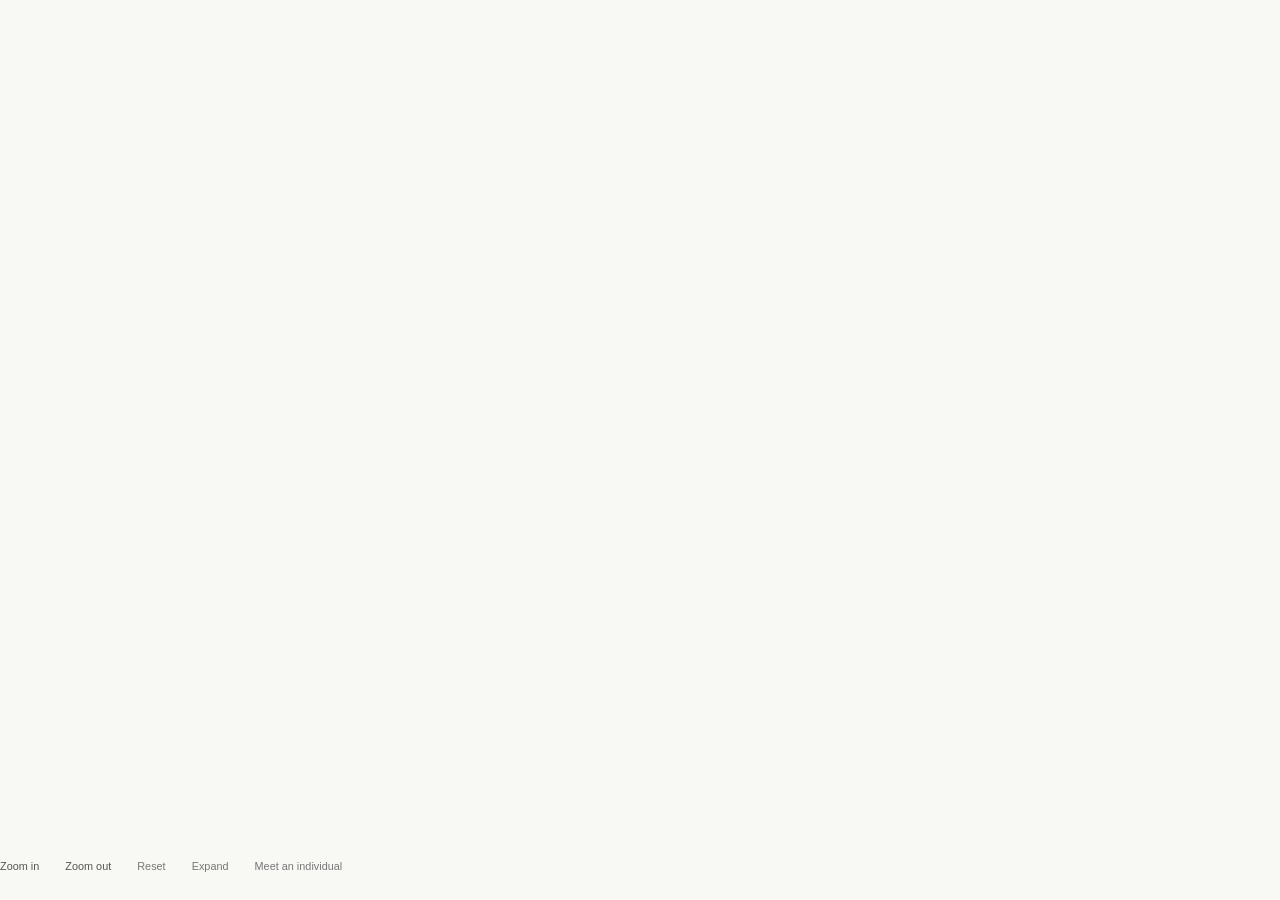
<file: experiments/average-person/viz/index.html>
<!DOCTYPE html>
<html lang="en">
<head>

<meta charset="UTF-8">
<meta name="viewport" content="width=device-width, initial-scale=1.0">

<script src="https://d3js.org/d3.v7.min.js"></script>

<style>

html,
body {
    margin: 0;
    padding: 0;
    width: 100%;
    height: 100%;
    overflow: hidden;
    background: #f8f8f5;
}

#visualization {
    width: 100%;
    height: calc(100% - 50px);
    overflow: hidden;
    position: relative;
}


/* ============================================================
   FULLSCREEN
============================================================ */

:fullscreen {
    background: #f8f8f5;
}

html:fullscreen {
    width: 100%;
    height: 100%;
}

html:fullscreen body {
    width: 100%;
    height: 100%;
}

html:fullscreen #visualization {
    width: 100%;
    height: calc(100% - 50px);
}

html:fullscreen .controls {
    position: fixed;
    left: 0;
    bottom: 0;
    width: 100%;
    height: 50px;
    z-index: 101;
    background: #f8f8f5;
}


/* ============================================================
   FULL VIEW FALLBACK
============================================================ */

body.full-view-fallback {
    overflow: hidden;
}

body.full-view-fallback #visualization {
    width: 100%;
    height: calc(100dvh - 50px);

    margin: 0;
    padding: 0;

    overflow: hidden;

    background: #f8f8f5;
}

body.full-view-fallback .controls {
    position: fixed;

    left: 0;
    bottom: 0;

    width: 100%;
    height: 50px;

    z-index: 10000;

    background: #f8f8f5;

    padding-left: 5vw;
}

@media screen and (max-width: 700px) {

    body.full-view-fallback .controls {

        padding-left: 6vw !important;

        padding-bottom:
            env(safe-area-inset-bottom);

        height:
            calc(
                50px +
                env(safe-area-inset-bottom)
            );
    }
}


/* ============================================================
   SVG / CANVAS
============================================================ */

svg {
    width: 100%;
    height: 100%;
    display: block;
    cursor: grab;
    touch-action: none;
    position: relative;
    z-index: 2;
}

svg:active {
    cursor: grabbing;
}

rect {
    shape-rendering: crispEdges;
}

#individual-canvas {
    position: absolute;
    top: 0;
    left: 0;
    width: 100%;
    height: 100%;
    display: none;
    pointer-events: none;
    z-index: 1;
}


/* ============================================================
   TOOLTIP
============================================================ */

.person-comment {
    pointer-events: none;
    font-family: Georgia, "Times New Roman", serif;
    font-size: 16px;
    letter-spacing: 0.01em;
}


/* ============================================================
   CONTROLS
============================================================ */

.controls {
    height: 34px;
    display: flex;
    align-items: center;
    padding-top: 0;
    gap: 26px;
    color: #777;
    font-family: Arial, sans-serif;
    font-size: 0.68rem;
    letter-spacing: 0.01em;
}

.controls button {
    margin: 0;
    padding: 0;
    border: none;
    border-bottom: 1px solid transparent;
    background: none;
    color: inherit;
    font-family: inherit;
    font-size: inherit;
    line-height: 1.5;
    cursor: pointer;
    transition:
        color 150ms ease,
        border-color 150ms ease;
}

.controls button:hover {
    color: #222;
}

.controls button:focus-visible {
    outline: 1px solid #777;
    outline-offset: 4px;
}


/* ------------------------------------------------------------
   ZOOM CONTROLS
------------------------------------------------------------ */

#zoom-in,
#zoom-out {
    color: #555;
}

#zoom-in:hover,
#zoom-out:hover {
    color: #222;
}


/* ============================================================
   MOBILE
============================================================ */

@media screen and (max-width: 700px) {
    #visualization {
        height: min(300px, 57.2vw);
    }

    .controls {
        gap: 17px;
        font-size: 0.66rem;
    }

    body:fullscreen .controls {
        padding-left: 6vw !important;
    }
}

</style>

</head>

<body>

<div id="visualization">

    <svg id="svg"></svg>

    <canvas id="individual-canvas"></canvas>

</div>


<div class="controls">

    <button
        type="button"
        id="zoom-in"
        aria-label="Zoom in">
        Zoom in
    </button>

    <button
        type="button"
        id="zoom-out"
        aria-label="Zoom out">
        Zoom out
    </button>

    <button
        type="button"
        id="reset">
        Reset
    </button>

    <button
        type="button"
        id="full-view"
        aria-label="Expand visualisation"
        aria-pressed="false">
        Expand
    </button>

    <button
        type="button"
        id="meet-individual">
        Meet an individual
    </button>

</div>


<script>

/* ============================================================
   SETUP
============================================================ */

const svg =
    d3.select("#svg");

const container =
    document.getElementById("visualization");

const canvas =
    document.getElementById("individual-canvas");

const canvasContext =
    canvas.getContext("2d");

let width =
    container.clientWidth;

let height =
    container.clientHeight;


/* ============================================================
   HIERARCHY
============================================================ */

const GRID = 16;
const TOTAL = GRID ** 4;


/*
   Level 0 = 1 block
   Level 1 = 16 blocks
   Level 2 = 256 blocks
   Level 3 = 4,096 blocks
   Level 4 = 65,536 individuals
*/

const LEVEL_THRESHOLDS = [
    1,
    1.5,
    2.5,
    4,
    6.5
];


/* ============================================================
   COLOUR PALETTE
============================================================ */

const palette = [

    "#8DA7BE",
    "#554640",
    "#CDE6F5",
    "#87919e",
    "#707078"

];


/* ============================================================
   TOP-LEVEL GROUP COLOURS
============================================================ */

const groupColours =
    d3.range(16).map(i => {

        const position =
            i / 15;

        const scaledPosition =
            position *
            (palette.length - 1);

        const index =
            Math.floor(
                scaledPosition
            );

        const fraction =
            scaledPosition -
            index;

        const colourA =
            palette[
                Math.min(
                    index,
                    palette.length - 1
                )
            ];

        const colourB =
            palette[
                Math.min(
                    index + 1,
                    palette.length - 1
                )
            ];

        return d3.interpolateRgb(
            colourA,
            colourB
        )(fraction);

    });


/* ============================================================
   DETERMINISTIC RANDOM NUMBER
============================================================ */

function pseudoRandom(value) {

    const x =
        Math.sin(
            value * 12.9898
        ) *
        43758.5453;

    return (
        x -
        Math.floor(x)
    );

}


/* ============================================================
   INDIVIDUAL COLOUR
============================================================ */

function individualColour(
    groupIndex,
    personIndex
) {

    const baseColour =
        d3.rgb(
            groupColours[groupIndex]
        );

    const variation =
        (
            pseudoRandom(
                personIndex + 1
            ) -
            0.5
        ) * 14;

    const redVariation =
        (
            pseudoRandom(
                personIndex + 1000
            ) -
            0.5
        ) * 3;

    const greenVariation =
        (
            pseudoRandom(
                personIndex + 2000
            ) -
            0.5
        ) * 3;

    const blueVariation =
        (
            pseudoRandom(
                personIndex + 3000
            ) -
            0.5
        ) * 3;

    return d3.rgb(

        baseColour.r +
        variation +
        redVariation,

        baseColour.g +
        variation +
        greenVariation,

        baseColour.b +
        variation +
        blueVariation

    ).formatHex();

}


/* ============================================================
   INDIVIDUAL COLOUR CACHE
============================================================ */

const colourCache =
    new Array(TOTAL);

const rgbCache =
    new Array(TOTAL);


function getIndividualColour(
    personIndex
) {

    if (
        colourCache[personIndex]
    ) {

        return colourCache[
            personIndex
        ];

    }

    const groupIndex =
        Math.floor(
            personIndex /
            (GRID ** 3)
        );

    const colour =
        individualColour(
            groupIndex,
            personIndex
        );

    const rgb =
        d3.rgb(colour);

    colourCache[
        personIndex
    ] = colour;

    rgbCache[
        personIndex
    ] = {

        r: rgb.r,
        g: rgb.g,
        b: rgb.b

    };

    return colour;

}


/* ============================================================
   AVERAGE COLOUR
============================================================ */

function averageColourRange(
    start,
    count
) {

    let r = 0;
    let g = 0;
    let b = 0;

    const end =
        start + count;

    for (
        let i = start;
        i < end;
        i++
    ) {

        if (!rgbCache[i]) {
            getIndividualColour(i);
        }

        const rgb =
            rgbCache[i];

        r += rgb.r;
        g += rgb.g;
        b += rgb.b;

    }

    return d3.rgb(

        r / count,
        g / count,
        b / count

    ).formatHex();

}


/* ============================================================
   BUILD HIERARCHY
============================================================ */

const levels = [];

levels[4] = {
    count: TOTAL
};


for (
    let level = 3;
    level >= 0;
    level--
) {

    const nodeCount =
        GRID ** level;

    const peoplePerNode =
        GRID ** (4 - level);

    const nodes = [];

    for (
        let i = 0;
        i < nodeCount;
        i++
    ) {

        const start =
            i *
            peoplePerNode;

        nodes.push({

            start,

            count:
                peoplePerNode,

            colour:
                averageColourRange(
                    start,
                    peoplePerNode
                )

        });

    }

    levels[level] =
        nodes;

}


/* ============================================================
   VIEWPORT
============================================================ */

const viewport =
    svg.append("g");


/* ============================================================
   VISUAL DIMENSIONS
============================================================ */

let startX;
let startY;

let visualWidth;
let visualHeight;

const individualColumns =
    GRID ** 2;

const individualRows =
    GRID ** 2;

let individualCellWidth;
let individualCellHeight;

const individualGridStartX =
    () => startX;


/* ============================================================
   CONTROLS ALIGNMENT
============================================================ */

const controls =
    document.querySelector(
        ".controls"
    );

function calculateLayout() {

    const isFullscreen =
        Boolean(
            document.fullscreenElement
        ) ||
        usingFallbackFullView;


    if (isFullscreen) {

        width =
            window.innerWidth;

        height =
            window.innerHeight;

    } else {

        width =
            container.clientWidth;

        height =
            container.clientHeight;

    }


    /* ========================================================
       FULLSCREEN
    ======================================================== */

    if (isFullscreen) {

    /*
       FULL VIEW

       Use the actual viewport dimensions.
       The visualization occupies the available screen.
    */

    startX = 0;

    visualWidth = width;

    visualHeight =
        Math.max(
            0,
            height - 50
        );

    startY = 0;
}


    /* ========================================================
       NORMAL EMBEDDED VIEW
    ======================================================== */

    else {

        if (
            width <= 700
        ) {

            startX =
                width * 0.06;

        } else {

            const textLeft =
                Math.max(
                    0,
                    (
                        width - 1100
                    ) / 2
                )
                +
                width * 0.05
                +
                80;

            startX =
                textLeft;
        }

        visualWidth =
            width <= 700
                ? width * 0.88
                : Math.min(
                    680,
                    width - startX
                );

        visualHeight =
            width <= 700
                ? Math.min(
                    300,
                    visualWidth * 0.65
                )
                : Math.min(
                    480,
                    visualWidth * 0.65
                );

        startY = 0;
    }


    /* ========================================================
       INDIVIDUAL GRID
    ======================================================== */

    individualCellWidth =
        visualWidth /
        individualColumns;

    individualCellHeight =
        visualHeight /
        individualRows;


    /* ========================================================
       ALIGN CONTROLS
    ======================================================== */

if (isFullscreen) {

    controls.style.paddingLeft =

        "5vw";

} else {

    controls.style.paddingLeft =

        `${startX}px`;

}

}

/* ============================================================
   COMMENT TEXT
============================================================ */

const comments = [

    person =>
        `Person #${person.id.toLocaleString()}.<br>One individual.`,

    person =>
        `Person #${person.id.toLocaleString()}.<br>Not the average.<br>They have their own story.`,

    person =>
        `Person #${person.id.toLocaleString()}.<br>One of 65,536.<br>Each one is different.`,

    person =>
        `Person #${person.id.toLocaleString()}.<br>Part of the whole.<br>Not the whole.`,

    person =>
        `Person #${person.id.toLocaleString()}.<br>Counted in the average.<br>Not represented by it.`,

    person =>
        `Person #${person.id.toLocaleString()}.<br>One individual among thousands.<br>One story among many.`

];


/* ============================================================
   COMMENT LAYER
============================================================ */

const commentGroup =
    svg.append("g")
        .style(
            "display",
            "none"
        );


/* ============================================================
   TOOLTIP COLOUR
============================================================ */

function tooltipColour(
    backgroundColour
) {

    const colour =
        d3.rgb(
            backgroundColour
        );

    const brightness =

        0.299 * colour.r +
        0.587 * colour.g +
        0.114 * colour.b;

    return brightness < 150
        ? "#d8d8d3"
        : "#222";

}


/* ============================================================
   SHOW PERSON COMMENT
============================================================ */

let hoveredPersonIndex = null;

function showPersonComment(
    personIndex,
    mouseX,
    mouseY
) {

    const person = {
        id:
            personIndex + 1
    };

    if (
        hoveredPersonIndex !==
        personIndex
    ) {

        hoveredPersonIndex =
            personIndex;

        const comment =
            comments[
                person.id %
                comments.length
            ](person);

        commentGroup
            .selectAll(
                ".comment-text"
            )
            .remove();

        const text =
            commentGroup
                .append("text")
                .attr(
                    "class",
                    "person-comment comment-text"
                )
                .attr(
                    "x",
                    0
                )
                .attr(
                    "y",
                    0
                )
                .style(
                    "fill",
                    tooltipColour(
                        getIndividualColour(
                            personIndex
                        )
                    )
                );

        const lines =
            comment.split("<br>");

        lines.forEach(
            (line, i) => {
                text
                    .append("tspan")
                    .attr(
                        "x",
                        0
                    )
                    .attr(
                        "dy",
                        i === 0
                            ? 0
                            : "1.35em"
                    )
                    .text(
                        line
                    );
            }
        );
    }

    const text =
        commentGroup
            .select(".comment-text");

    const bbox =
        text.node()
            .getBBox();

    let commentX =
        mouseX + 18;

    let commentY =
        mouseY -
        bbox.height -
        18;

    if (
        commentX +
        bbox.width >
        width - 20
    ) {
        commentX =
            mouseX -
            bbox.width -
            18;
    }

    if (
        commentX < 20
    ) {
        commentX = 20;
    }

    commentY =
        Math.max(
            20,
            Math.min(
                height -
                bbox.height -
                20,
                commentY
            )
        );

    commentGroup
        .attr(
            "transform",
            `translate(${commentX},${commentY})`
        )
        .style(
            "display",
            null
        );
}


/* ============================================================
   HIDE COMMENT
============================================================ */

function hidePersonComment() {

    hoveredPersonIndex =
        null;

    commentGroup
        .style(
            "display",
            "none"
        );

}


/* ============================================================
   CANVAS SIZE
============================================================ */

function resizeCanvas() {

    const dpr =
        Math.min(
            window.devicePixelRatio || 1,
            2
        );

    canvas.width =
        width * dpr;

    canvas.height =
        height * dpr;

    canvasContext.setTransform(
        dpr,
        0,
        0,
        dpr,
        0,
        0
    );

}

/* ============================================================
   DRAW INDIVIDUALS
============================================================ */

function drawIndividuals(
    transform
) {
    canvasContext.clearRect(
        0,
        0,
        width,
        height
    );

    const topLeft =
        transform.invert([
            0,
            0
        ]);

    const bottomRight =
        transform.invert([
            width,
            height
        ]);

    const minX =
        Math.min(
            topLeft[0],
            bottomRight[0]
        );

    const maxX =
        Math.max(
            topLeft[0],
            bottomRight[0]
        );

    const minY =
        Math.min(
            topLeft[1],
            bottomRight[1]
        );

    const maxY =
        Math.max(
            topLeft[1],
            bottomRight[1]
        );

    let startColumn =
        Math.floor(
            (
                minX -
                individualGridStartX()
            ) /
            individualCellWidth
        );

    let endColumn =
        Math.ceil(
            (
                maxX -
                individualGridStartX()
            ) /
            individualCellWidth
        );

    let startRow =
        Math.floor(
            (
                minY -
                startY
            ) /
            individualCellHeight
        );

    let endRow =
        Math.ceil(
            (
                maxY -
                startY
            ) /
            individualCellHeight
        );

    startColumn =
        Math.max(
            0,
            startColumn
        );

    endColumn =
        Math.min(
            individualColumns,
            endColumn
        );

    startRow =
        Math.max(
            0,
            startRow
        );

    endRow =
        Math.min(
            individualRows,
            endRow
        );

    canvasContext.save();

    canvasContext.translate(
        transform.x,
        transform.y
    );

    canvasContext.scale(
        transform.k,
        transform.k
    );

    for (
        let row = startRow;
        row < endRow;
        row++
    ) {

        const y =
            startY +
            row *
            individualCellHeight;

        for (
            let column = startColumn;
            column < endColumn;
            column++
        ) {
            const personIndex =
                row *
                individualColumns +
                column;

            if (
                personIndex >= TOTAL
            ) {
                continue;
            }

            const x =
                individualGridStartX() +
                column *
                individualCellWidth;

            canvasContext.fillStyle =
                getIndividualColour(
                    personIndex
                );

            canvasContext.fillRect(
                x,
                y,

                individualCellWidth + 0.5,
                individualCellHeight + 0.5
            );
        }
    }

    canvasContext.restore();
}


/* ============================================================
   DRAW AGGREGATED LEVEL
============================================================ */

function drawAggregatedLevel(
    level
) {

    const data =
        levels[level];

    const count =
        data.length;

    const columns =
        Math.sqrt(count);

    const rows =
        Math.sqrt(count);

    const cellWidth =
        visualWidth /
        columns;

    const cellHeight =
        visualHeight /
        rows;

    const selection =
        viewport
            .selectAll("rect")
            .data(
                data,
                d => d.start
            );

    selection
        .exit()
        .remove();


    const rects =
        selection
            .enter()
            .append("rect")
            .merge(selection);

    rects
        .attr(
            "x",
            (d, i) =>
                startX +
                (
                    i %
                    columns
                ) *
                cellWidth
        )
        .attr(
            "y",
            (d, i) =>
                startY +
                Math.floor(
                    i /
                    columns
                ) *
                cellHeight
        )
        .attr(
            "width",
            cellWidth + 0.5
        )
        .attr(
            "height",
            cellHeight + 0.5
        )
        .attr(
            "fill",
            d => d.colour
        );
}

/* ============================================================
   SHOW INDIVIDUAL LEVEL
============================================================ */

function showIndividualLevel() {
    viewport
        .selectAll("rect")
        .remove();

    canvas.style.display =
        "block";

    drawIndividuals(
        currentTransform
    );

}


/* ============================================================
   HIDE INDIVIDUAL LEVEL
============================================================ */

function hideIndividualLevel() {

    canvas.style.display =
        "none";

    canvasContext.clearRect(
        0,
        0,
        width,
        height
    );
}

/* ============================================================
   DRAW CURRENT LEVEL
============================================================ */

function drawLevel(
    level
) {
    currentLevel =
        level;

    hidePersonComment();

    if (
        level === 4
    ) {
        showIndividualLevel();
    } else {
        hideIndividualLevel();
        drawAggregatedLevel(
            level
        );
    }
}


/* ============================================================
   INITIAL STATE
============================================================ */

let currentLevel = 0;

let currentTransform =
    d3.zoomIdentity;


/*
   Full-view fallback state must be declared
   before calculateLayout() is called.
*/

let usingFallbackFullView = false;


calculateLayout();

resizeCanvas();

drawLevel(0);


/* ============================================================
   ZOOM
============================================================ */

const zoom =
    d3.zoom()
        .scaleExtent([
            1,
            80
        ])
        .filter(
            event => {

                return (
                    !event.button ||
                    event.type === "wheel"
                );
            }
        )
        .on(
            "zoom",
            function(event) {
                currentTransform =
                    event.transform;
                viewport
                    .attr(
                        "transform",
                        event.transform
                    );
                const k =
                    event.transform.k;

                let level = 0;

                if (
                    k >= LEVEL_THRESHOLDS[1]
                ) {
                    level = 1;
                }

                if (
                    k >= LEVEL_THRESHOLDS[2]
                ) {
                    level = 2;
                }

                if (
                    k >= LEVEL_THRESHOLDS[3]
                ) {
                    level = 3;
                }

                if (
                    k >= LEVEL_THRESHOLDS[4]
                ) {
                    level = 4;
                }

                if (
                    level !==
                    currentLevel
                ) {
                    drawLevel(
                        level
                    );

                    viewport
                        .attr(
                            "transform",
                            event.transform
                        );
                }

                if (
                    level === 4
                ) {
                    drawIndividuals(
                        event.transform
                    );
                }
            }
        );


svg.call(zoom);


/* ============================================================
   INDIVIDUAL MOUSE POSITION
============================================================ */

svg.on(
    "mousemove.individual",
    function(event) {
        if (
            currentLevel !== 4
        ) {
            hidePersonComment();
            return;
        }

        const mouse =
            d3.pointer(
                event,
                svg.node()
            );

        const inverse =
            currentTransform.invert(
                mouse
            );

        const column =
            Math.floor(
                (
                    inverse[0] -
                    individualGridStartX()
                ) /
                individualCellWidth
            );

        const row =
            Math.floor(
                (
                    inverse[1] -
                    startY
                ) /
                individualCellHeight
            );

        if (
            column < 0 ||
            column >= individualColumns ||
            row < 0 ||
            row >= individualRows
        ) {
            hidePersonComment();
            return;
        }

        const personIndex =
            row *
            individualColumns +
            column;

        if (
            personIndex < 0 ||
            personIndex >= TOTAL
        ) {
            hidePersonComment();
            return;
        }

        showPersonComment(
            personIndex,
            mouse[0],
            mouse[1]
        );
    }
);


/* ============================================================
   MOUSE LEAVE
============================================================ */

svg.on(
    "mouseleave.individual",
    function() {
        hidePersonComment();
    }
);


/* ============================================================
   ZOOM BUTTON HELPER
============================================================ */

function zoomToScale(
    targetScale
) {
    targetScale =
        Math.max(
            1,
            Math.min(
                80,
                targetScale
            )
        );

    svg
        .interrupt()
        .transition()
        .duration(250)
        .call(
            zoom.scaleTo,
            targetScale
        );
}


/* ============================================================
   ZOOM IN
============================================================ */

document
    .getElementById("zoom-in")
    .addEventListener(
        "click",
        function() {
            zoomToScale(
                currentTransform.k * 1.7
            );
        }
    );


/* ============================================================
   ZOOM OUT
============================================================ */

document
    .getElementById("zoom-out")
    .addEventListener(
        "click",
        function() {
            zoomToScale(
                currentTransform.k / 1.7
            );
        }
    );


/* ============================================================
   RESET
============================================================ */

document
    .getElementById("reset")
    .addEventListener(
        "click",
        function() {
            svg
                .interrupt()
                .transition()
                .duration(500)
                .call(
                    zoom.transform,
                    d3.zoomIdentity
                );
        }
    );


/* ============================================================
   FULL VIEW
============================================================ */

const fullViewButton =
    document.getElementById(
        "full-view"
    );


/* ------------------------------------------------------------
   BUTTON
------------------------------------------------------------ */

function updateFullViewButton(
    isFullView
) {

    fullViewButton.textContent =
        isFullView
            ? "Close"
            : "Expand";

    fullViewButton.setAttribute(
        "aria-label",
        isFullView
            ? "Close full view"
            : "Expand visualisation"
    );

    fullViewButton.setAttribute(
        "aria-pressed",
        isFullView
            ? "true"
            : "false"
    );
}


/* ------------------------------------------------------------
   CHECK NATIVE FULLSCREEN SUPPORT
------------------------------------------------------------ */
function supportsNativeFullscreen() {

    return Boolean(

        document.fullscreenEnabled &&

        document.documentElement.requestFullscreen

    );

}


/* ------------------------------------------------------------
   ENTER FALLBACK FULL VIEW
------------------------------------------------------------ */

function enterFallbackFullView() {

    usingFallbackFullView = true;

    /*
       Tell the parent page to make
       the iframe full viewport.
    */

    window.parent.postMessage(
        {
            type: "visualisation-full-view",
            action: "enter"
        },
        window.location.origin
    );

    document.body.classList.add(
        "full-view-fallback"
    );

    updateFullViewButton(true);


    requestAnimationFrame(function () {

        requestAnimationFrame(function () {

            calculateLayout();
            resizeCanvas();

            drawLevel(
                currentLevel
            );

            viewport.attr(
                "transform",
                currentTransform
            );

        });

    });

}


/* ------------------------------------------------------------
   EXIT FALLBACK FULL VIEW
------------------------------------------------------------ */
function exitFallbackFullView() {

    usingFallbackFullView = false;

    /*
       Tell the parent page to restore
       the normal iframe position.
    */

    window.parent.postMessage(
        {
            type: "visualisation-full-view",
            action: "exit"
        },
        window.location.origin
    );

    document.body.classList.remove(
        "full-view-fallback"
    );

    updateFullViewButton(false);


    requestAnimationFrame(function () {

        requestAnimationFrame(function () {

            calculateLayout();
            resizeCanvas();

            drawLevel(
                currentLevel
            );

            viewport.attr(
                "transform",
                currentTransform
            );

        });

    });

}

/* ------------------------------------------------------------
   ENTER NATIVE FULLSCREEN
------------------------------------------------------------ */

async function enterFullView() {

    /*
       When the visualisation is inside an iframe,
       let the parent page control the full-view layout.

       This is especially important on iPhone.
    */

    if (
        window.self !== window.top
    ) {

        enterFallbackFullView();

        return;

    }


    /*
       Top-level page:
       use native fullscreen when available.
    */

    if (
        supportsNativeFullscreen()
    ) {

        try {

            await document
                .documentElement
                .requestFullscreen();

            return;

        } catch (error) {

            console.warn(
                "Native fullscreen unavailable. Using fallback.",
                error
            );

        }

    }


    enterFallbackFullView();

}


/* ------------------------------------------------------------
   EXIT FULLSCREEN
------------------------------------------------------------ */

async function exitFullView() {

    /*
       CSS fallback
    */

    if (
        usingFallbackFullView
    ) {

        exitFallbackFullView();

        return;

    }


    /*
       Native fullscreen
    */

    if (
        document.fullscreenElement
    ) {

        try {

            await document.exitFullscreen();

        } catch (error) {

            console.warn(
                "Fullscreen could not be exited.",
                error
            );

        }

    }

}


/* ------------------------------------------------------------
   BUTTON CLICK
------------------------------------------------------------ */

fullViewButton.addEventListener(
    "click",
    function() {

        /*
           If CSS fallback is active,
           close it.
        */

        if (
            usingFallbackFullView
        ) {

            exitFullView();

            return;

        }


        /*
           If native fullscreen is active,
           close it.
        */

        if (
            document.fullscreenElement
        ) {

            exitFullView();

            return;

        }


        /*
           Otherwise enter fullscreen.
        */

        enterFullView();

    }
);


/* ============================================================
   NATIVE FULLSCREEN CHANGE
============================================================ */

document.addEventListener(
    "fullscreenchange",
    function() {

        /*
           Ignore this event when using
           the CSS fallback.
        */

        if (
            usingFallbackFullView
        ) {
            return;
        }


        const isFullView =
            Boolean(
                document.fullscreenElement
            );


        updateFullViewButton(
            isFullView
        );


        requestAnimationFrame(
            function() {

                calculateLayout();
                resizeCanvas();

                drawLevel(
                    currentLevel
                );

                viewport.attr(
                    "transform",
                    currentTransform
                );

            }
        );

    }
);





/* ============================================================
   MEET AN INDIVIDUAL
============================================================ */

document
    .getElementById("meet-individual")
    .addEventListener(
        "click",
        function() {
            const centerX =
                startX +
                visualWidth / 2;
            const centerY =
                startY +
                visualHeight / 2;
            const targetScale =
                6.5;
            const transform =
                d3.zoomIdentity
                    .translate(
                        width / 2 -
                        centerX *
                        targetScale,

                        height / 2 -
                        centerY *
                        targetScale
                    )
                    .scale(
                        targetScale
                    );
            svg
                .interrupt()
                .transition()
                .duration(700)
                .call(
                    zoom.transform,
                    transform
                );
        }
    );


/* ============================================================
   DOUBLE CLICK = RESET
============================================================ */

svg.on(
    "dblclick.zoom",
    null
);

svg.on(
    "dblclick",
    function() {
        svg
            .interrupt()
            .transition()
            .duration(500)
            .call(
                zoom.transform,
                d3.zoomIdentity
            );
    }
);


/* ============================================================
   RESPONSIVE
============================================================ */

window.addEventListener(
    "resize",
    function() {
        calculateLayout();
        resizeCanvas();
        drawLevel(
            currentLevel
        );
        viewport.attr(
            "transform",
            currentTransform
        );
    }
);

</script>

</body>
</html>
</file>
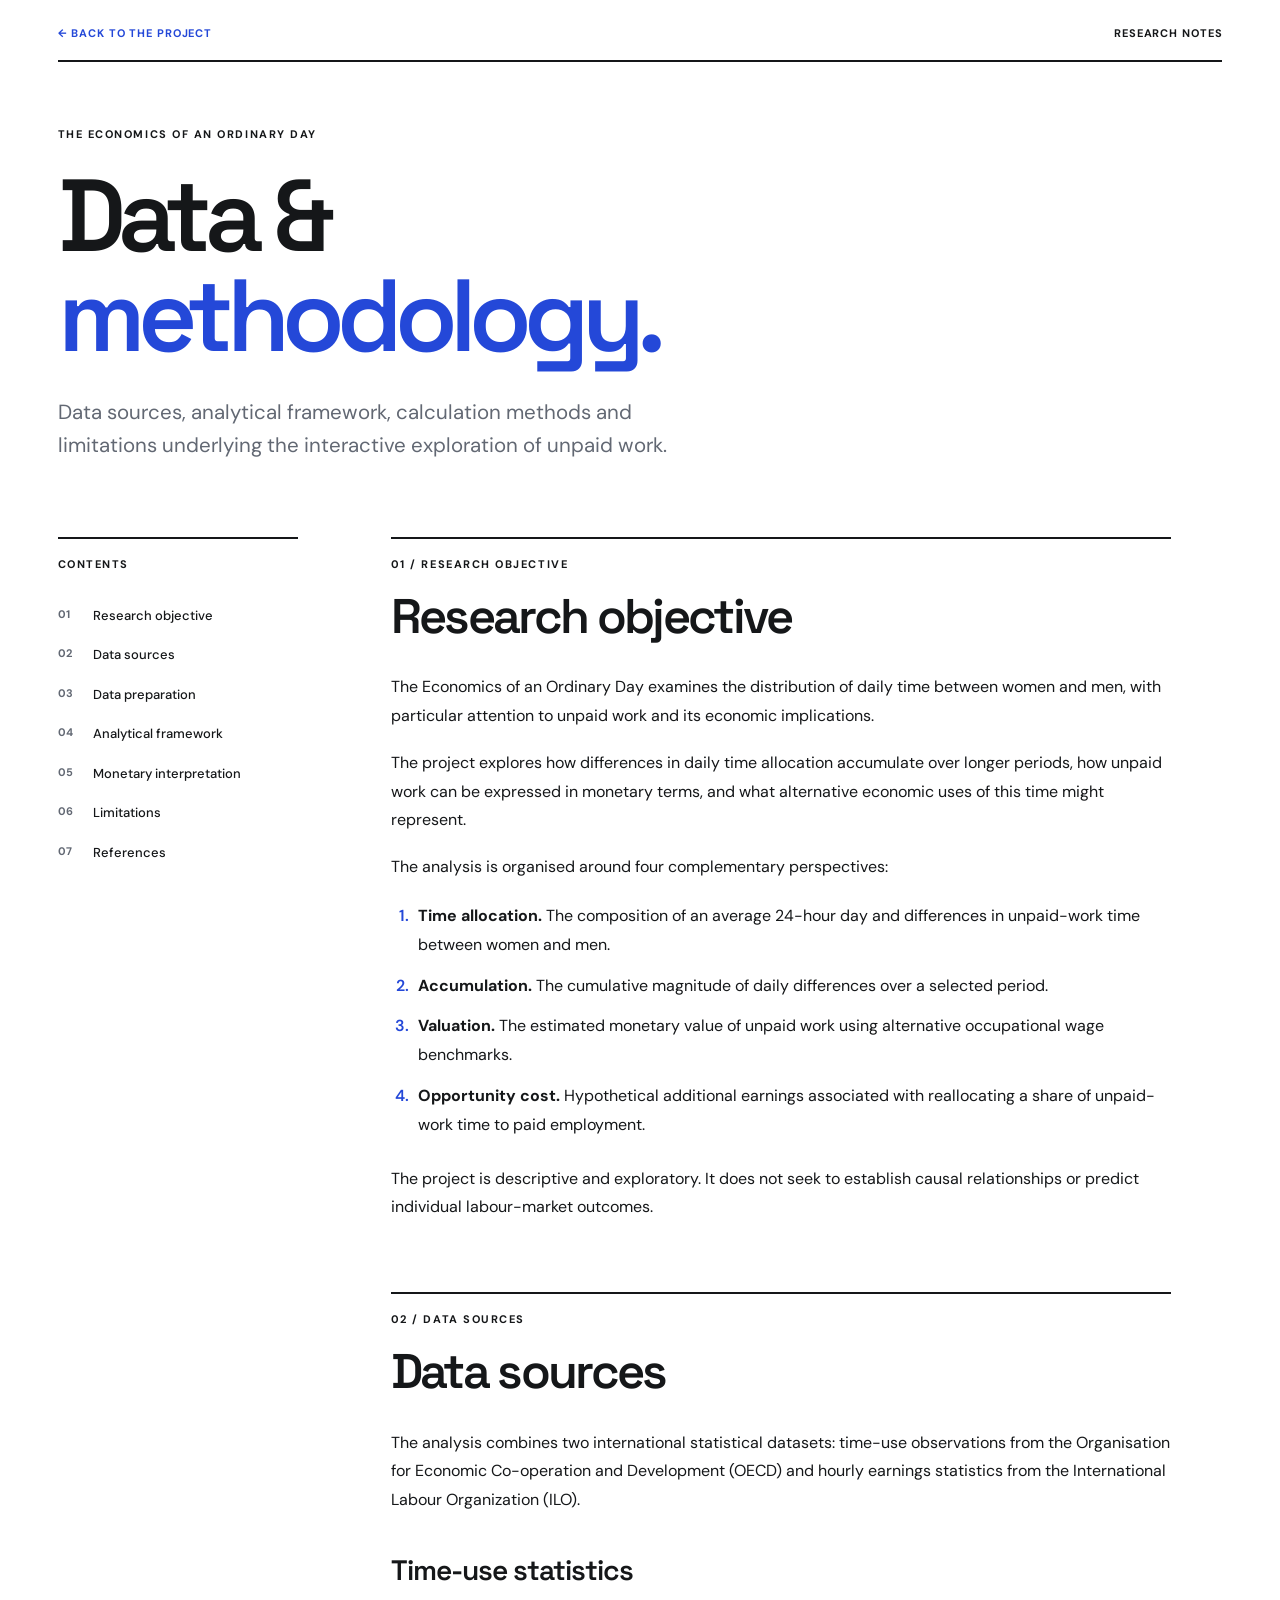
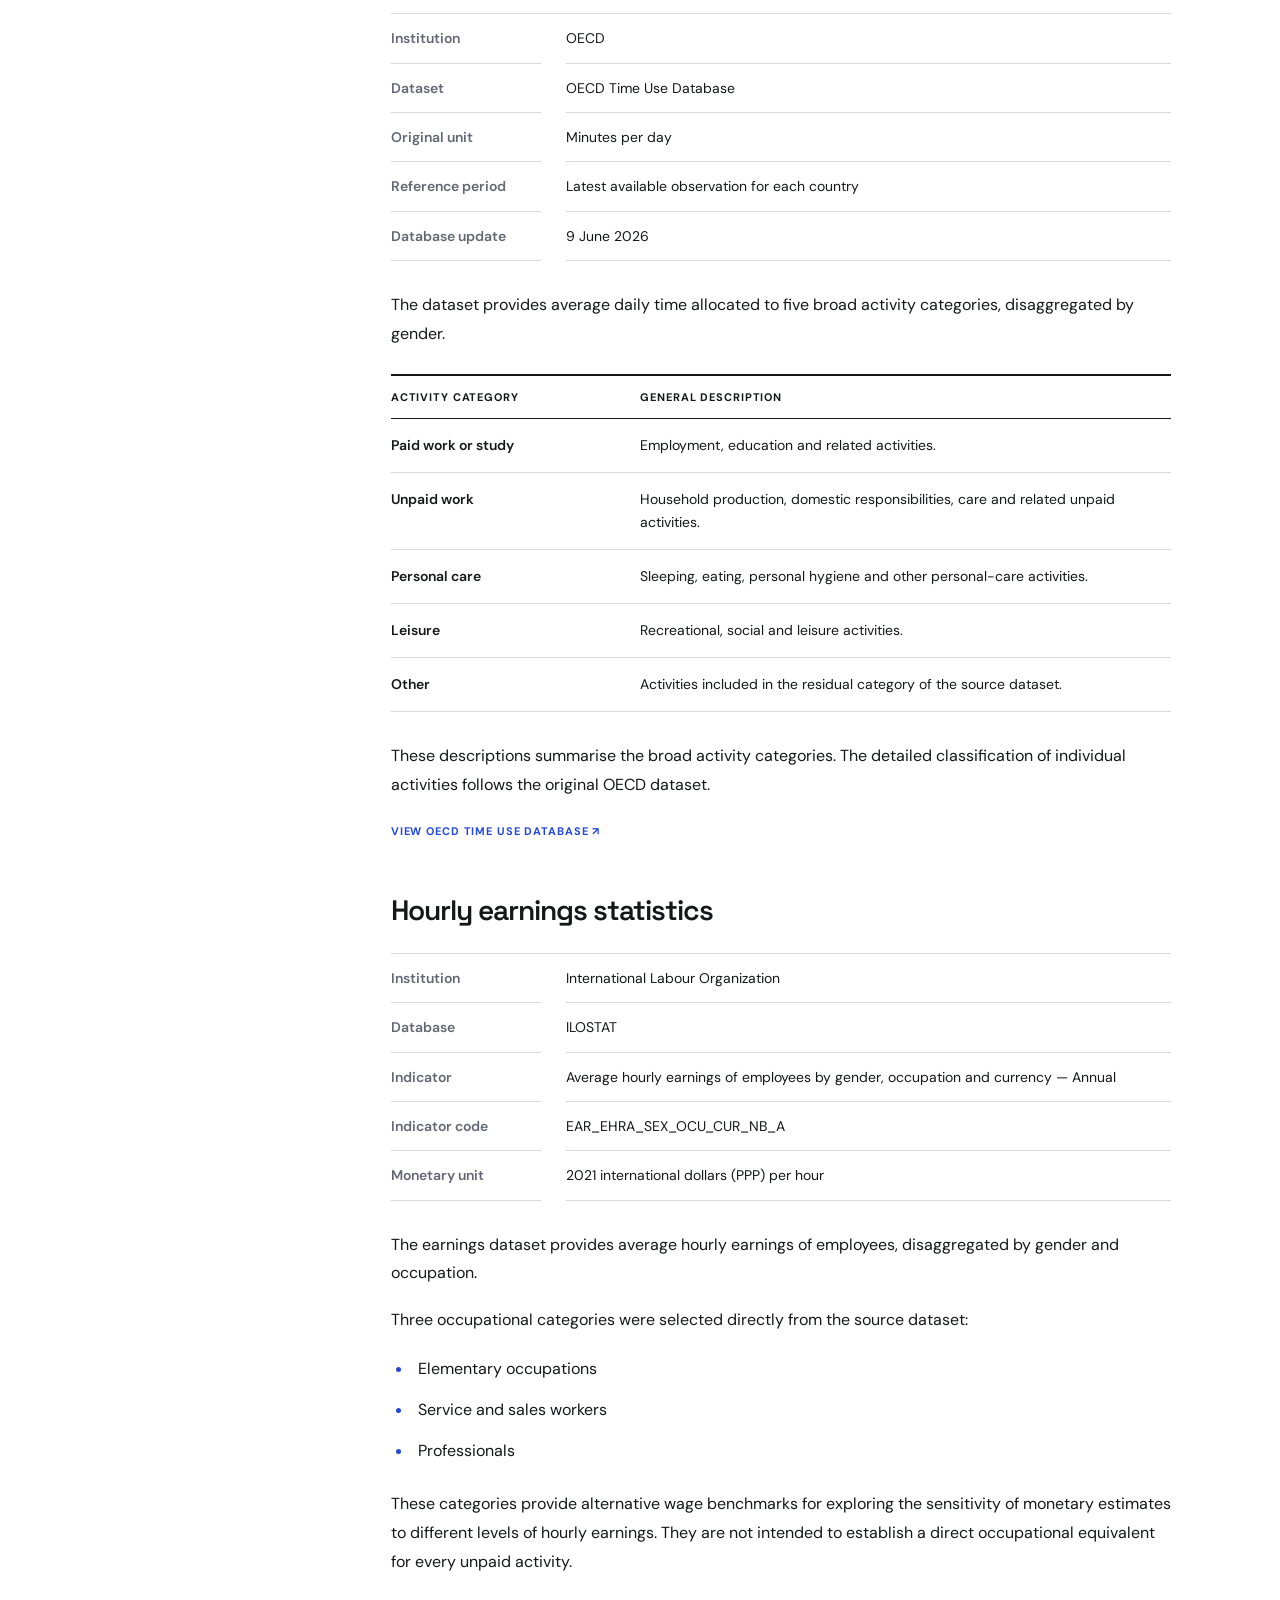
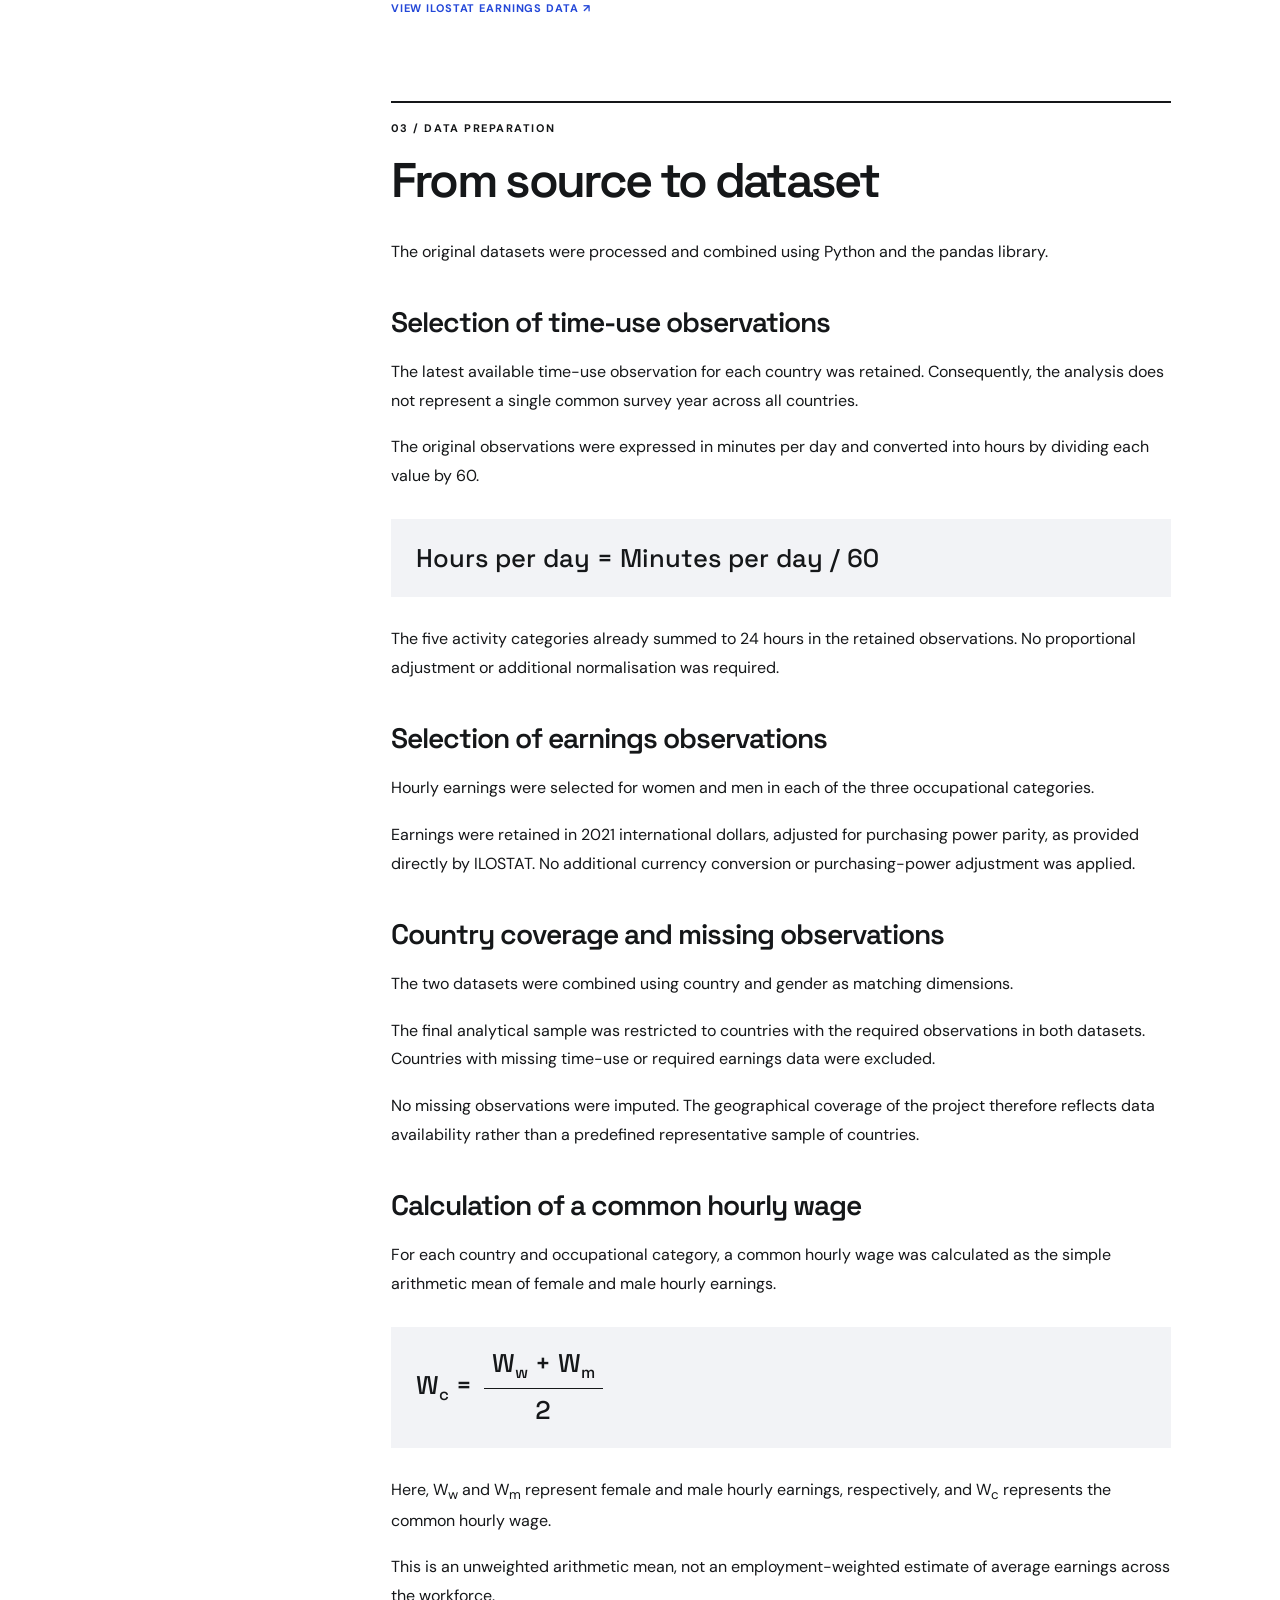
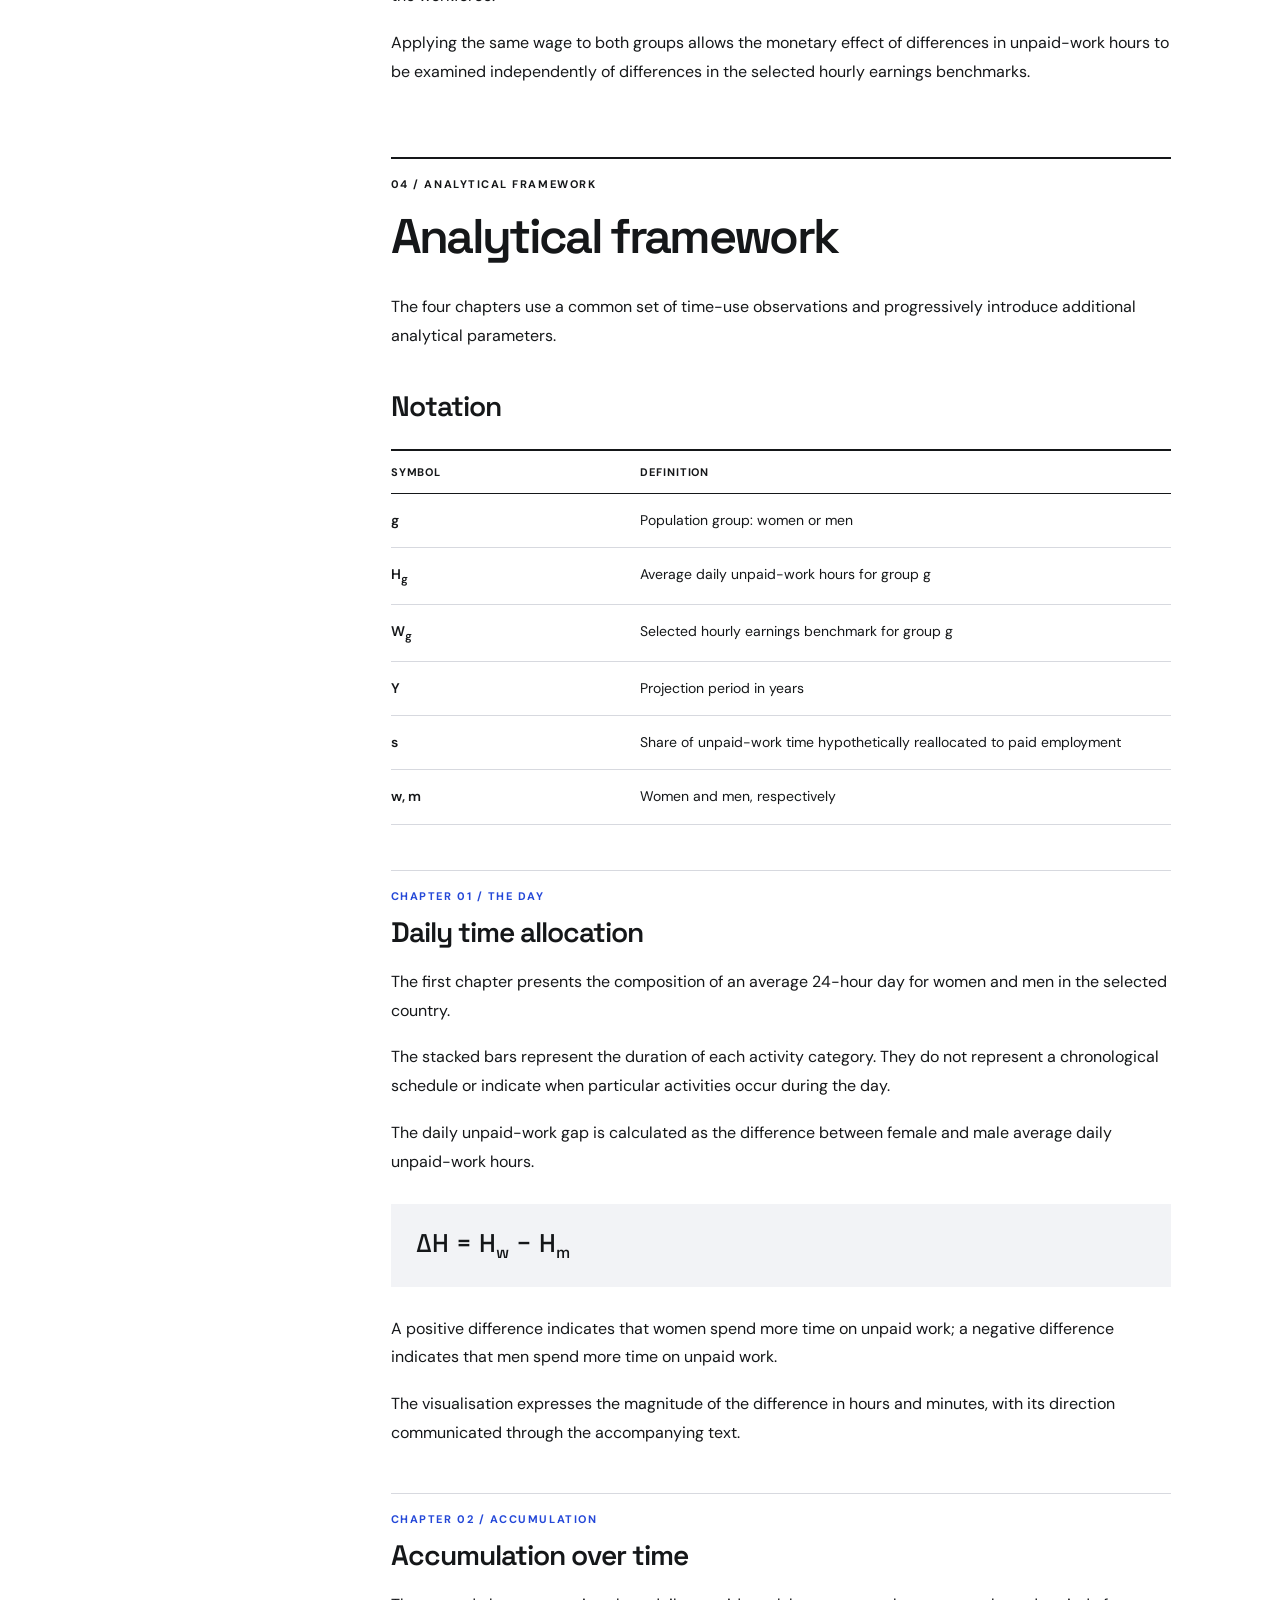
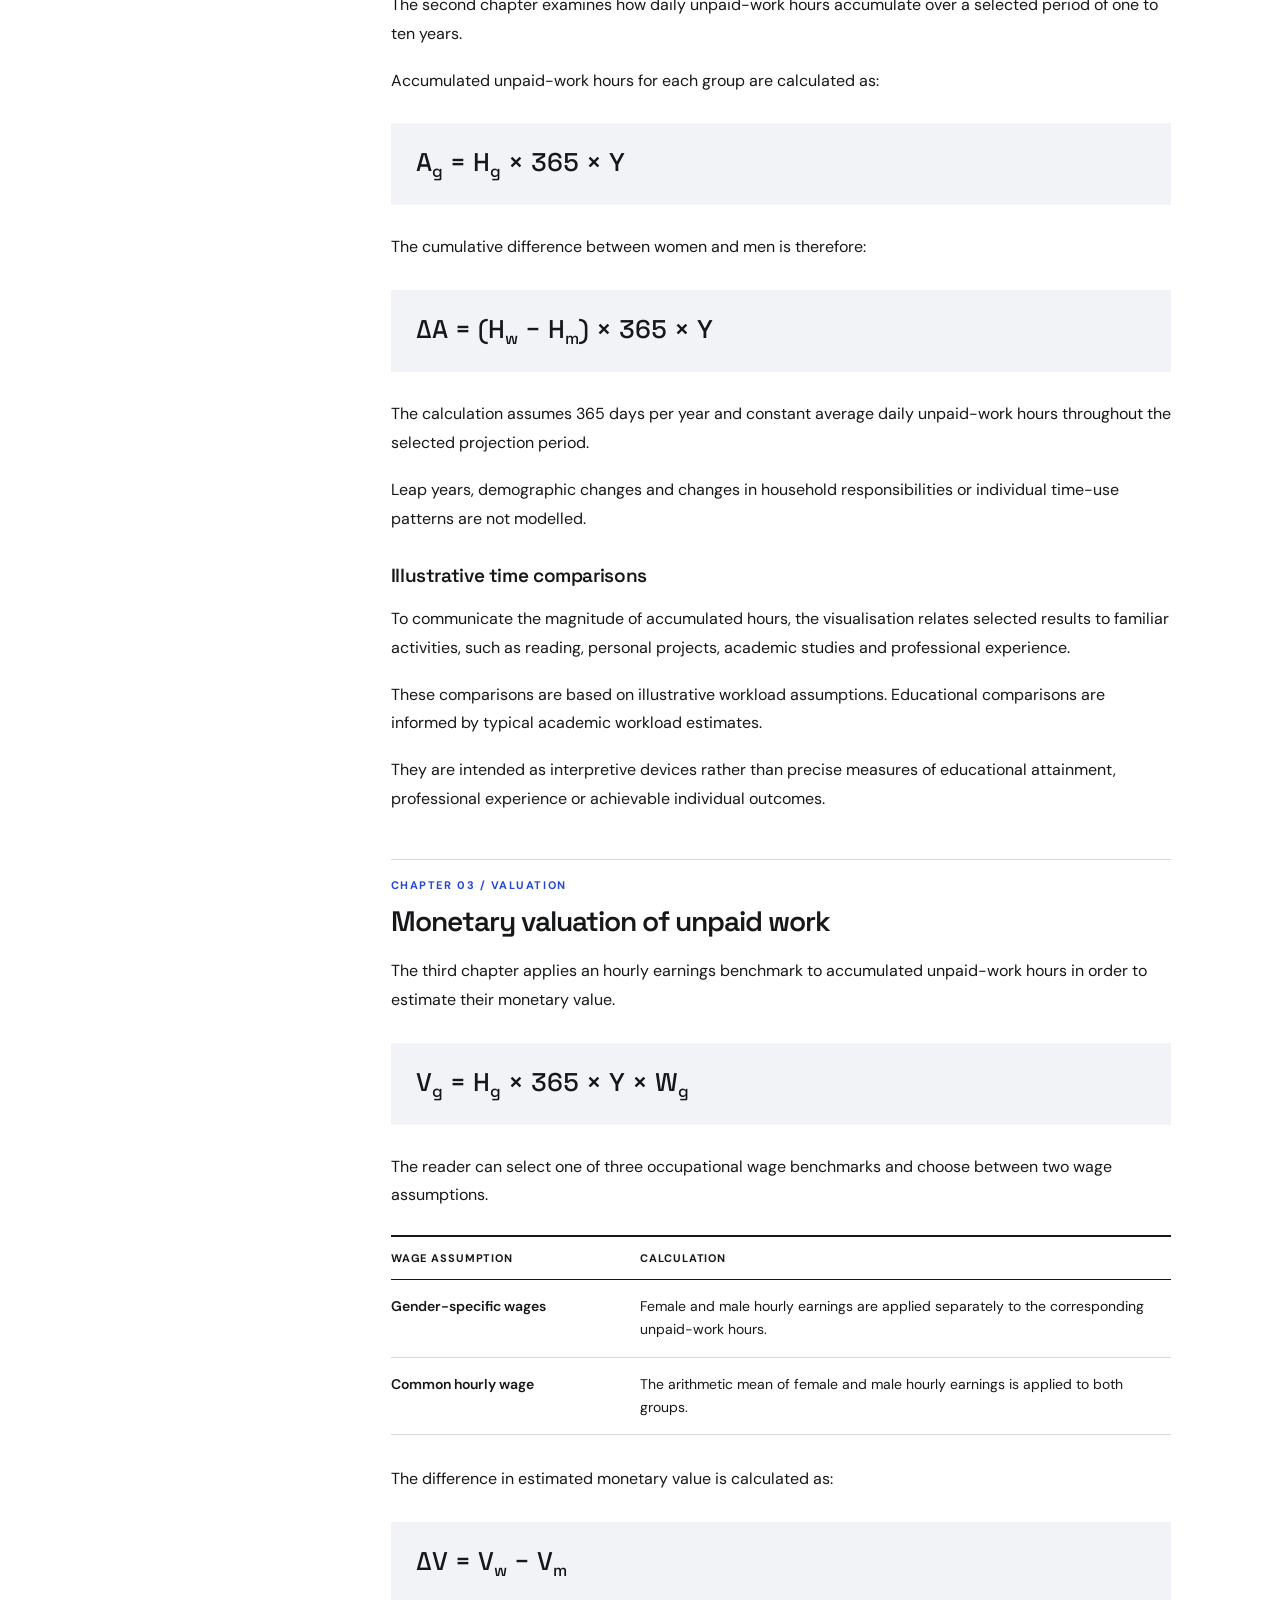
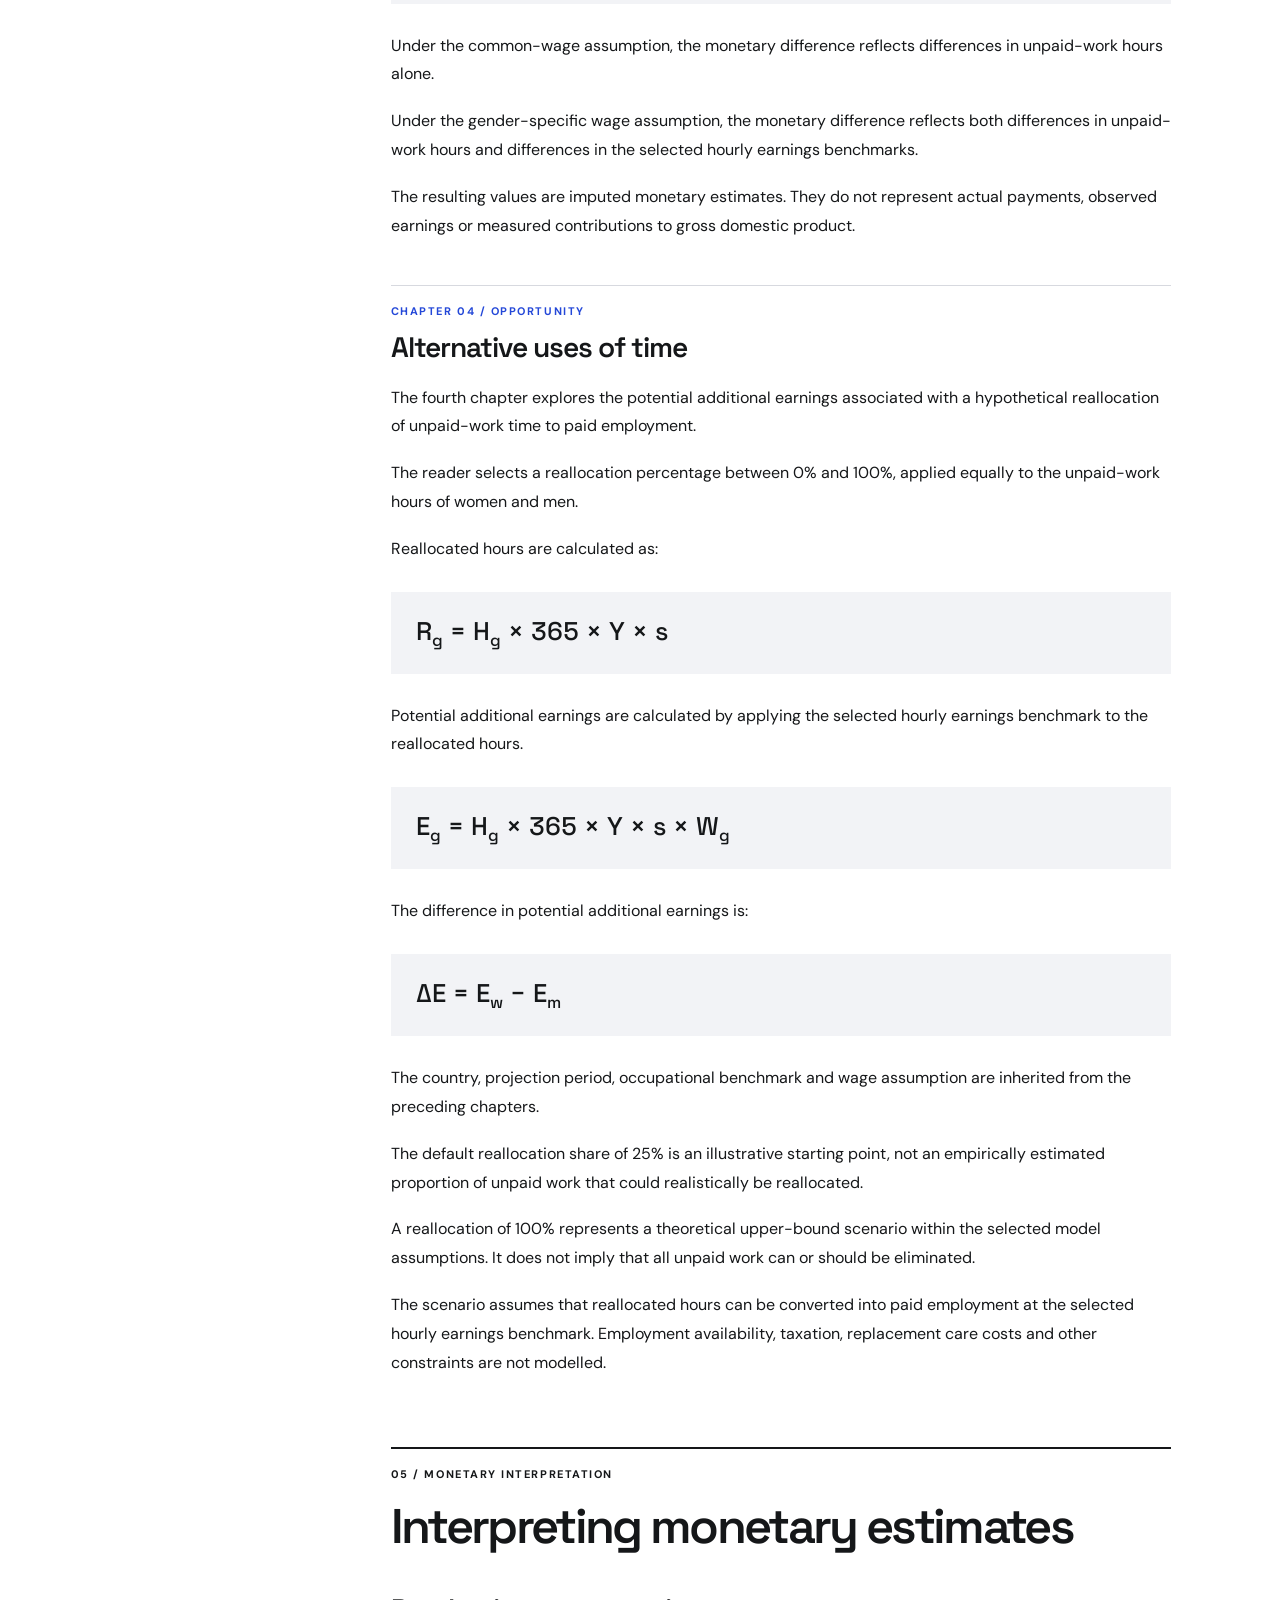
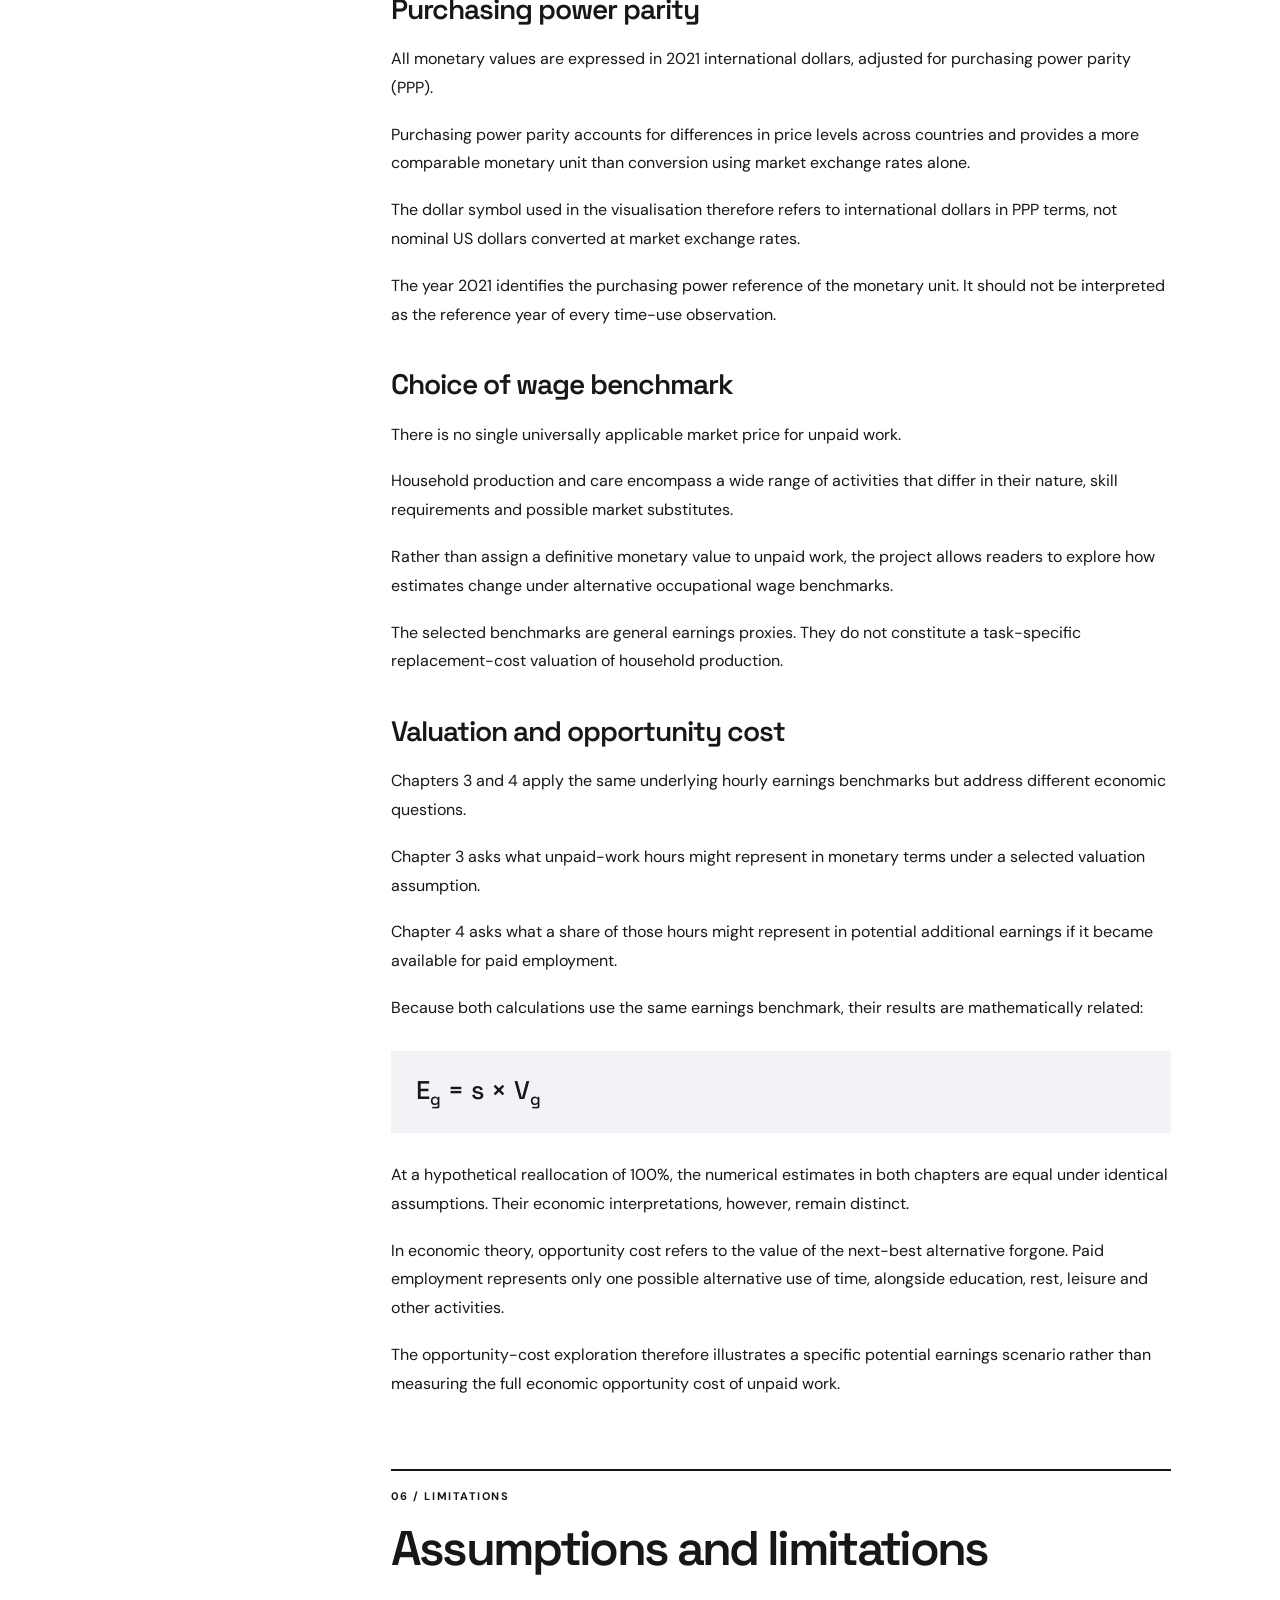
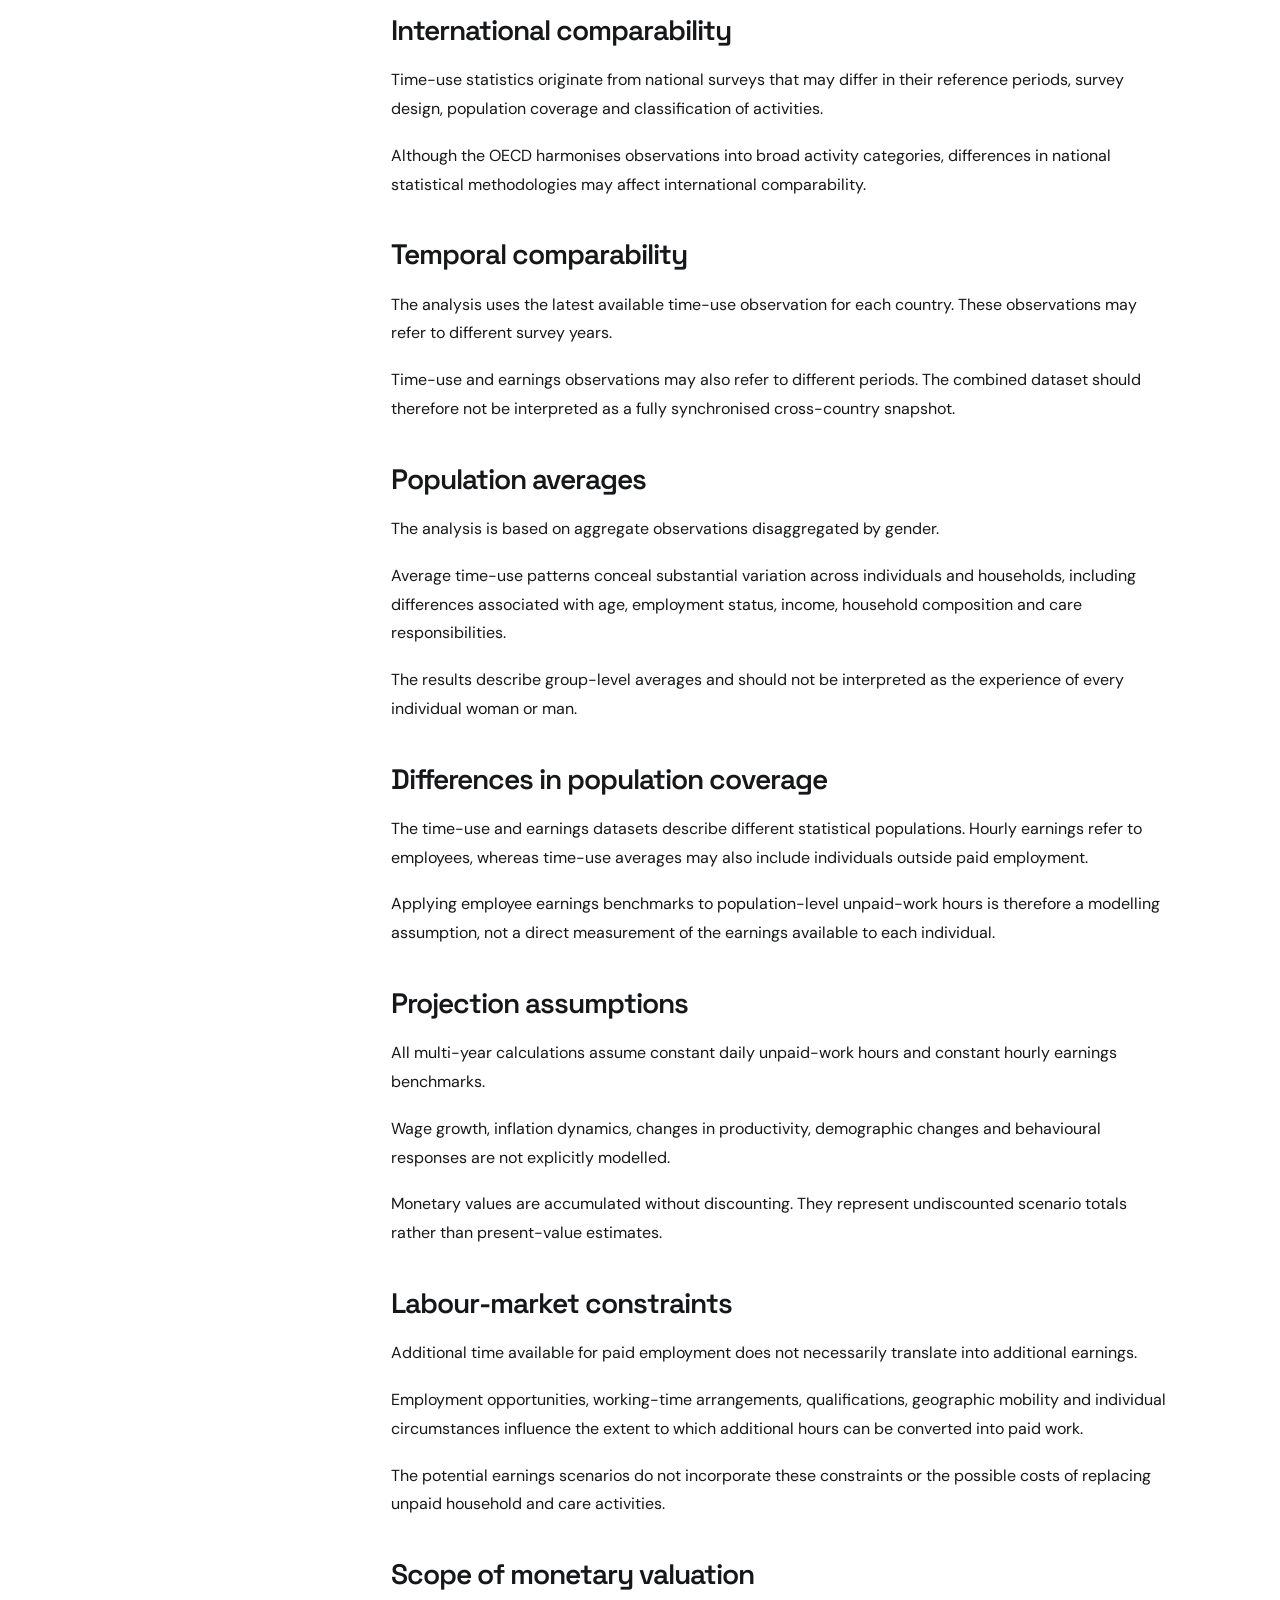
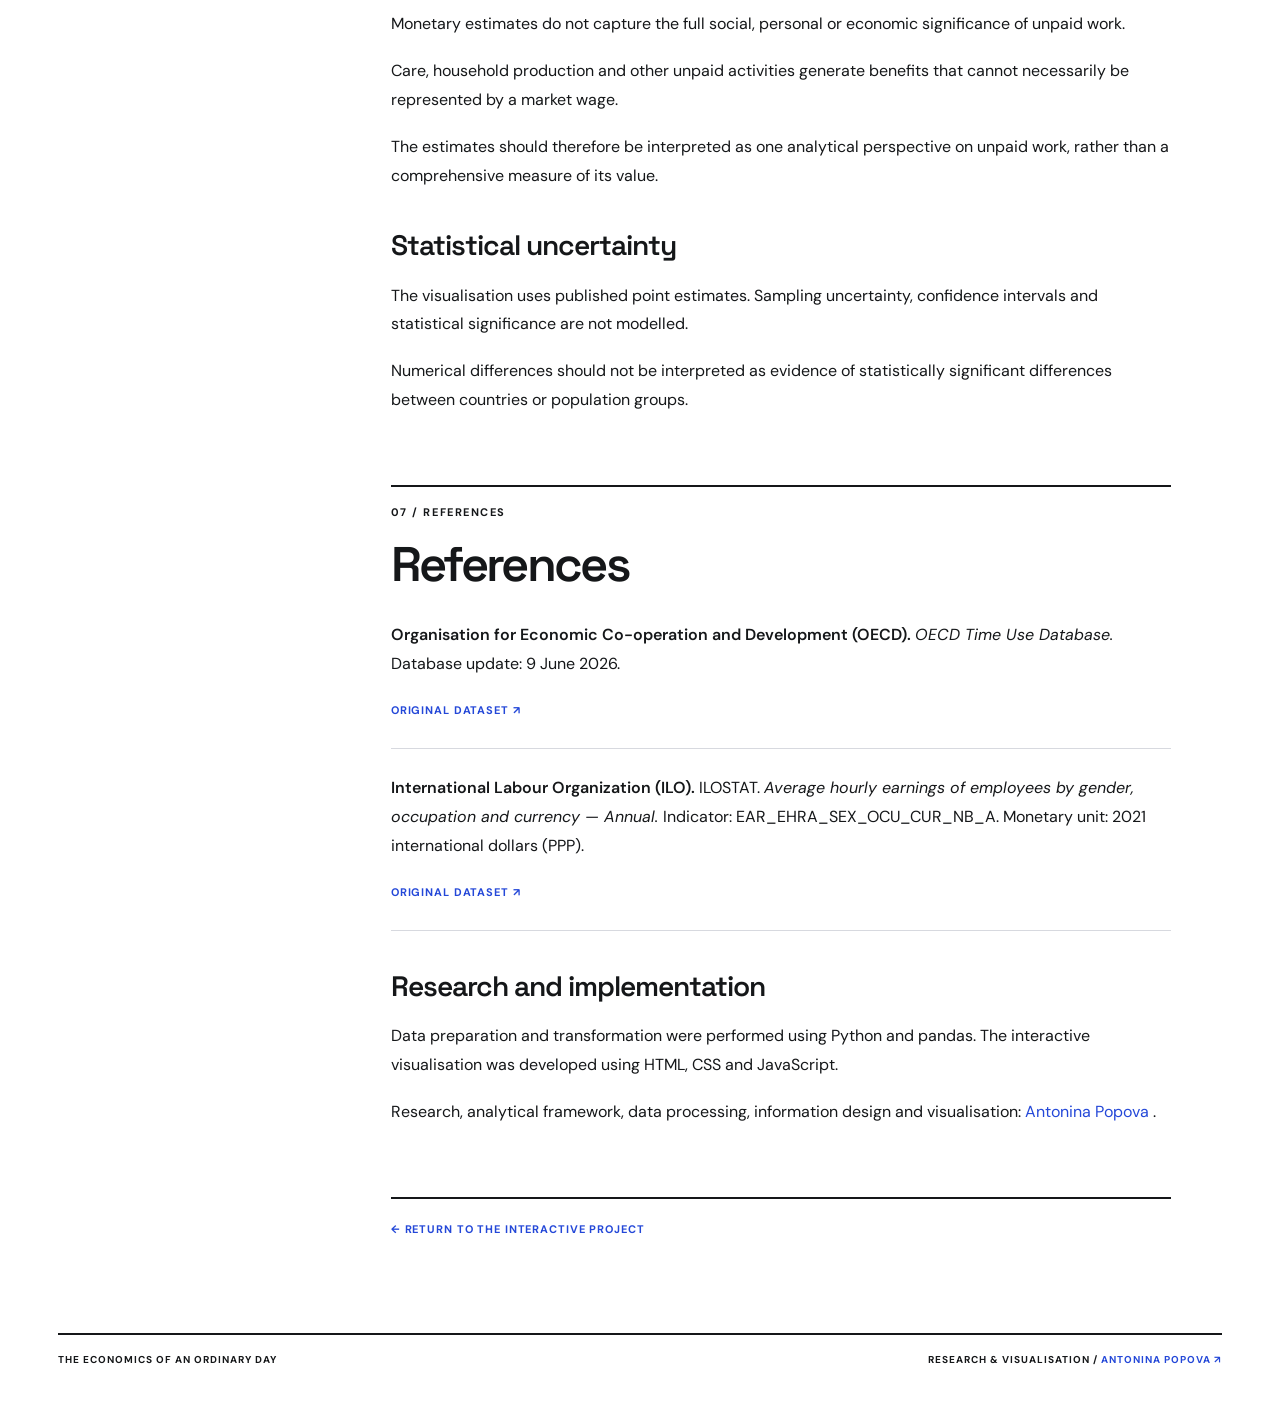
<file: projects/economics-of-an-ordinary-day/methodology.html>
<!DOCTYPE html>
<html lang="en">

<head>

  <meta charset="UTF-8">

  <meta
    name="viewport"
    content="width=device-width, initial-scale=1.0"
  >

  <meta
    name="description"
    content="Data sources, analytical framework, calculation methods and limitations underlying The Economics of an Ordinary Day."
  >

  <meta name="author" content="Antonina Popova">

  <title>
    Data & Methodology — The Economics of an Ordinary Day
  </title>

  <!-- Typography -->

  <link rel="preconnect" href="https://fonts.googleapis.com">

  <link
    rel="preconnect"
    href="https://fonts.gstatic.com"
    crossorigin
  >

  <link
    href="https://fonts.googleapis.com/css2?family=DM+Sans:wght@400;500;600;700&family=Space+Grotesk:wght@400;500;600;700&display=swap"
    rel="stylesheet"
  >

  <!-- Shared stylesheet -->

    <link rel="stylesheet" href="style.css?v=2">

</head>


<body class="methodology-page">

  <main class="methodology-main wrap">


    <!-- ================================================= -->
    <!-- HEADER                                            -->
    <!-- ================================================= -->

    <header class="methodology-header">

      <div class="methodology-navigation">

        <a
          href="./index.html"
          class="methodology-inline-link"
        >
          ← BACK TO THE PROJECT
        </a>

        <span>RESEARCH NOTES</span>

      </div>

      <div class="methodology-intro">

        <p class="eyebrow">
          THE ECONOMICS OF AN ORDINARY DAY
        </p>

        <h1>
          Data &amp;<br>
          <span class="blue">methodology.</span>
        </h1>

        <p class="methodology-description">
          Data sources, analytical framework,
          calculation methods and limitations
          underlying the interactive exploration
          of unpaid work.
        </p>

      </div>

    </header>


    <!-- ================================================= -->
    <!-- PAGE LAYOUT                                       -->
    <!-- ================================================= -->

    <div class="methodology-layout">


      <!-- TABLE OF CONTENTS -->

      <nav
        class="methodology-toc"
        aria-label="Methodology contents"
      >

        <p class="eyebrow">CONTENTS</p>

        <a href="#research-objective">
          <span>01</span>
          Research objective
        </a>

        <a href="#data-sources">
          <span>02</span>
          Data sources
        </a>

        <a href="#data-preparation">
          <span>03</span>
          Data preparation
        </a>

        <a href="#analytical-framework">
          <span>04</span>
          Analytical framework
        </a>

        <a href="#monetary-interpretation">
          <span>05</span>
          Monetary interpretation
        </a>

        <a href="#limitations">
          <span>06</span>
          Limitations
        </a>

        <a href="#references">
          <span>07</span>
          References
        </a>

      </nav>


      <!-- RESEARCH CONTENT -->

      <article class="methodology-content">


        <!-- ============================================= -->
        <!-- 01 — RESEARCH OBJECTIVE                       -->
        <!-- ============================================= -->

        <section
          class="methodology-section"
          id="research-objective"
        >

          <p class="eyebrow">
            01 / RESEARCH OBJECTIVE
          </p>

          <h2>Research objective</h2>

          <p>
            The Economics of an Ordinary Day examines
            the distribution of daily time between women
            and men, with particular attention to unpaid
            work and its economic implications.
          </p>

          <p>
            The project explores how differences in
            daily time allocation accumulate over longer
            periods, how unpaid work can be expressed
            in monetary terms, and what alternative
            economic uses of this time might represent.
          </p>

          <p>
            The analysis is organised around four
            complementary perspectives:
          </p>

          <ol class="methodology-list">

            <li>
              <strong>Time allocation.</strong>
              The composition of an average 24-hour day
              and differences in unpaid-work time
              between women and men.
            </li>

            <li>
              <strong>Accumulation.</strong>
              The cumulative magnitude of daily
              differences over a selected period.
            </li>

            <li>
              <strong>Valuation.</strong>
              The estimated monetary value of unpaid
              work using alternative occupational
              wage benchmarks.
            </li>

            <li>
              <strong>Opportunity cost.</strong>
              Hypothetical additional earnings associated
              with reallocating a share of unpaid-work
              time to paid employment.
            </li>

          </ol>

          <p>
            The project is descriptive and exploratory.
            It does not seek to establish causal
            relationships or predict individual
            labour-market outcomes.
          </p>

        </section>


        <!-- ============================================= -->
        <!-- 02 — DATA SOURCES                             -->
        <!-- ============================================= -->

        <section
          class="methodology-section"
          id="data-sources"
        >

          <p class="eyebrow">02 / DATA SOURCES</p>

          <h2>Data sources</h2>

          <p>
            The analysis combines two international
            statistical datasets: time-use observations
            from the Organisation for Economic
            Co-operation and Development (OECD) and
            hourly earnings statistics from the
            International Labour Organization (ILO).
          </p>


          <h3>Time-use statistics</h3>

          <dl class="methodology-data-details">

            <dt>Institution</dt>
            <dd>OECD</dd>

            <dt>Dataset</dt>
            <dd>OECD Time Use Database</dd>

            <dt>Original unit</dt>
            <dd>Minutes per day</dd>

            <dt>Reference period</dt>
            <dd>
              Latest available observation
              for each country
            </dd>

            <dt>Database update</dt>
            <dd>9 June 2026</dd>

          </dl>

          <p>
            The dataset provides average daily time
            allocated to five broad activity categories,
            disaggregated by gender.
          </p>

          <div class="methodology-table-wrapper">

            <table class="methodology-table">

              <thead>
                <tr>
                  <th>Activity category</th>
                  <th>General description</th>
                </tr>
              </thead>

              <tbody>

                <tr>
                  <td>Paid work or study</td>
                  <td>
                    Employment, education and
                    related activities.
                  </td>
                </tr>

                <tr>
                  <td>Unpaid work</td>
                  <td>
                    Household production, domestic
                    responsibilities, care and
                    related unpaid activities.
                  </td>
                </tr>

                <tr>
                  <td>Personal care</td>
                  <td>
                    Sleeping, eating, personal hygiene
                    and other personal-care activities.
                  </td>
                </tr>

                <tr>
                  <td>Leisure</td>
                  <td>
                    Recreational, social and
                    leisure activities.
                  </td>
                </tr>

                <tr>
                  <td>Other</td>
                  <td>
                    Activities included in the residual
                    category of the source dataset.
                  </td>
                </tr>

              </tbody>

            </table>

          </div>

          <p>
            These descriptions summarise the broad
            activity categories. The detailed
            classification of individual activities
            follows the original OECD dataset.
          </p>

          <a
            href="https://www.oecd.org/en/data/datasets/time-use-database.html"
            class="methodology-external-link"
            target="_blank"
            rel="noopener noreferrer"
          >
            VIEW OECD TIME USE DATABASE ↗&#xFE0E;
          </a>


          <h3>Hourly earnings statistics</h3>

          <dl class="methodology-data-details">

            <dt>Institution</dt>
            <dd>International Labour Organization</dd>

            <dt>Database</dt>
            <dd>ILOSTAT</dd>

            <dt>Indicator</dt>
            <dd>
              Average hourly earnings of employees
              by gender, occupation and currency — Annual
            </dd>

            <dt>Indicator code</dt>
            <dd>EAR_EHRA_SEX_OCU_CUR_NB_A</dd>

            <dt>Monetary unit</dt>
            <dd>
              2021 international dollars (PPP)
              per hour
            </dd>

          </dl>

          <p>
            The earnings dataset provides average
            hourly earnings of employees, disaggregated
            by gender and occupation.
          </p>

          <p>
            Three occupational categories were selected
            directly from the source dataset:
          </p>

          <ul class="methodology-list">

            <li>Elementary occupations</li>

            <li>Service and sales workers</li>

            <li>Professionals</li>

          </ul>

          <p>
            These categories provide alternative
            wage benchmarks for exploring the
            sensitivity of monetary estimates to
            different levels of hourly earnings.
            They are not intended to establish a
            direct occupational equivalent for
            every unpaid activity.
          </p>

          <a
            href="https://rshiny.ilo.org/dataexplorer15/?lang=en&amp;segment=indicator&amp;id=EAR_EHRA_SEX_OCU_CUR_NB_A&amp;channel=ilostat"
            class="methodology-external-link"
            target="_blank"
            rel="noopener noreferrer"
          >
            VIEW ILOSTAT EARNINGS DATA ↗&#xFE0E;
          </a>

        </section>


        <!-- ============================================= -->
        <!-- 03 — DATA PREPARATION                         -->
        <!-- ============================================= -->

        <section
          class="methodology-section"
          id="data-preparation"
        >

          <p class="eyebrow">03 / DATA PREPARATION</p>

          <h2>From source to dataset</h2>

          <p>
            The original datasets were processed
            and combined using Python and the
            pandas library.
          </p>


          <h3>Selection of time-use observations</h3>

          <p>
            The latest available time-use observation
            for each country was retained. Consequently,
            the analysis does not represent a single
            common survey year across all countries.
          </p>

          <p>
            The original observations were expressed
            in minutes per day and converted into hours
            by dividing each value by 60.
          </p>

          <div class="methodology-equation">

            <span>
              Hours per day = Minutes per day / 60
            </span>

          </div>

          <p>
            The five activity categories already
            summed to 24 hours in the retained
            observations. No proportional adjustment
            or additional normalisation was required.
          </p>


          <h3>Selection of earnings observations</h3>

          <p>
            Hourly earnings were selected for women
            and men in each of the three occupational
            categories.
          </p>

          <p>
            Earnings were retained in 2021 international
            dollars, adjusted for purchasing power
            parity, as provided directly by ILOSTAT.
            No additional currency conversion or
            purchasing-power adjustment was applied.
          </p>


          <h3>Country coverage and missing observations</h3>

          <p>
            The two datasets were combined using
            country and gender as matching dimensions.
          </p>

          <p>
            The final analytical sample was restricted
            to countries with the required observations
            in both datasets. Countries with missing
            time-use or required earnings data were
            excluded.
          </p>

          <p>
            No missing observations were imputed.
            The geographical coverage of the project
            therefore reflects data availability rather
            than a predefined representative sample
            of countries.
          </p>


          <h3>Calculation of a common hourly wage</h3>

          <p>
            For each country and occupational category,
            a common hourly wage was calculated as
            the simple arithmetic mean of female
            and male hourly earnings.
          </p>

          <div class="methodology-equation">

            <span>
              W<sub>c</sub> =
            </span>

            <span class="methodology-fraction">

              <span>
                W<sub>w</sub> + W<sub>m</sub>
              </span>

              <span>2</span>

            </span>

          </div>

          <p>
            Here, W<sub>w</sub> and W<sub>m</sub>
            represent female and male hourly earnings,
            respectively, and W<sub>c</sub> represents
            the common hourly wage.
          </p>

          <p>
            This is an unweighted arithmetic mean,
            not an employment-weighted estimate of
            average earnings across the workforce.
          </p>

          <p>
            Applying the same wage to both groups
            allows the monetary effect of differences
            in unpaid-work hours to be examined
            independently of differences in the
            selected hourly earnings benchmarks.
          </p>

        </section>


        <!-- ============================================= -->
        <!-- 04 — ANALYTICAL FRAMEWORK                     -->
        <!-- ============================================= -->

        <section
          class="methodology-section"
          id="analytical-framework"
        >

          <p class="eyebrow">
            04 / ANALYTICAL FRAMEWORK
          </p>

          <h2>Analytical framework</h2>

          <p>
            The four chapters use a common set of
            time-use observations and progressively
            introduce additional analytical parameters.
          </p>


          <h3>Notation</h3>

          <div class="methodology-table-wrapper">

            <table class="methodology-table">

              <thead>
                <tr>
                  <th>Symbol</th>
                  <th>Definition</th>
                </tr>
              </thead>

              <tbody>

                <tr>
                  <td>g</td>
                  <td>
                    Population group: women or men
                  </td>
                </tr>

                <tr>
                  <td>H<sub>g</sub></td>
                  <td>
                    Average daily unpaid-work hours
                    for group g
                  </td>
                </tr>

                <tr>
                  <td>W<sub>g</sub></td>
                  <td>
                    Selected hourly earnings benchmark
                    for group g
                  </td>
                </tr>

                <tr>
                  <td>Y</td>
                  <td>
                    Projection period in years
                  </td>
                </tr>

                <tr>
                  <td>s</td>
                  <td>
                    Share of unpaid-work time
                    hypothetically reallocated to
                    paid employment
                  </td>
                </tr>

                <tr>
                  <td>w, m</td>
                  <td>Women and men, respectively</td>
                </tr>

              </tbody>

            </table>

          </div>


          <!-- CHAPTER 1 -->

          <div class="methodology-chapter" id="time-allocation">

            <p class="eyebrow">CHAPTER 01 / THE DAY</p>

            <h3>Daily time allocation</h3>

            <p>
              The first chapter presents the composition
              of an average 24-hour day for women and
              men in the selected country.
            </p>

            <p>
              The stacked bars represent the duration
              of each activity category. They do not
              represent a chronological schedule or
              indicate when particular activities
              occur during the day.
            </p>

            <p>
              The daily unpaid-work gap is calculated
              as the difference between female and
              male average daily unpaid-work hours.
            </p>

            <div class="methodology-equation">

              <span>
                ΔH = H<sub>w</sub> − H<sub>m</sub>
              </span>

            </div>

            <p>
              A positive difference indicates that
              women spend more time on unpaid work;
              a negative difference indicates that
              men spend more time on unpaid work.
            </p>

            <p>
              The visualisation expresses the magnitude
              of the difference in hours and minutes,
              with its direction communicated through
              the accompanying text.
            </p>

          </div>


          <!-- CHAPTER 2 -->

          <div class="methodology-chapter" id="accumulation">

            <p class="eyebrow">
              CHAPTER 02 / ACCUMULATION
            </p>

            <h3>Accumulation over time</h3>

            <p>
              The second chapter examines how daily
              unpaid-work hours accumulate over a
              selected period of one to ten years.
            </p>

            <p>
              Accumulated unpaid-work hours for each
              group are calculated as:
            </p>

            <div class="methodology-equation">

              <span>
                A<sub>g</sub> =
                H<sub>g</sub> × 365 × Y
              </span>

            </div>

            <p>
              The cumulative difference between women
              and men is therefore:
            </p>

            <div class="methodology-equation">

              <span>
                ΔA = (H<sub>w</sub> − H<sub>m</sub>)
                × 365 × Y
              </span>

            </div>

            <p>
              The calculation assumes 365 days per
              year and constant average daily
              unpaid-work hours throughout the
              selected projection period.
            </p>

            <p>
              Leap years, demographic changes and
              changes in household responsibilities
              or individual time-use patterns are
              not modelled.
            </p>

            <h4>Illustrative time comparisons</h4>

            <p>
              To communicate the magnitude of
              accumulated hours, the visualisation
              relates selected results to familiar
              activities, such as reading, personal
              projects, academic studies and
              professional experience.
            </p>

            <p>
              These comparisons are based on
              illustrative workload assumptions.
              Educational comparisons are informed
              by typical academic workload estimates.
            </p>

            <p>
              They are intended as interpretive
              devices rather than precise measures
              of educational attainment, professional
              experience or achievable individual
              outcomes.
            </p>

          </div>


          <!-- CHAPTER 3 -->

          <div class="methodology-chapter" id="valuation">

            <p class="eyebrow">
              CHAPTER 03 / VALUATION
            </p>

            <h3>Monetary valuation of unpaid work</h3>

            <p>
              The third chapter applies an hourly
              earnings benchmark to accumulated
              unpaid-work hours in order to estimate
              their monetary value.
            </p>

            <div class="methodology-equation">

              <span>
                V<sub>g</sub> =
                H<sub>g</sub> × 365 × Y × W<sub>g</sub>
              </span>

            </div>

            <p>
              The reader can select one of three
              occupational wage benchmarks and
              choose between two wage assumptions.
            </p>

            <div class="methodology-table-wrapper">

              <table class="methodology-table">

                <thead>
                  <tr>
                    <th>Wage assumption</th>
                    <th>Calculation</th>
                  </tr>
                </thead>

                <tbody>

                  <tr>
                    <td>Gender-specific wages</td>
                    <td>
                      Female and male hourly earnings
                      are applied separately to the
                      corresponding unpaid-work hours.
                    </td>
                  </tr>

                  <tr>
                    <td>Common hourly wage</td>
                    <td>
                      The arithmetic mean of female
                      and male hourly earnings is
                      applied to both groups.
                    </td>
                  </tr>

                </tbody>

              </table>

            </div>

            <p>
              The difference in estimated monetary
              value is calculated as:
            </p>

            <div class="methodology-equation">

              <span>
                ΔV = V<sub>w</sub> − V<sub>m</sub>
              </span>

            </div>

            <p>
              Under the common-wage assumption,
              the monetary difference reflects
              differences in unpaid-work hours alone.
            </p>

            <p>
              Under the gender-specific wage assumption,
              the monetary difference reflects both
              differences in unpaid-work hours and
              differences in the selected hourly
              earnings benchmarks.
            </p>

            <p>
              The resulting values are imputed
              monetary estimates. They do not
              represent actual payments, observed
              earnings or measured contributions
              to gross domestic product.
            </p>

          </div>


          <!-- CHAPTER 4 -->

          <div class="methodology-chapter" id="opportunity-cost">

            <p class="eyebrow">
              CHAPTER 04 / OPPORTUNITY
            </p>

            <h3>Alternative uses of time</h3>

            <p>
              The fourth chapter explores the
              potential additional earnings associated
              with a hypothetical reallocation of
              unpaid-work time to paid employment.
            </p>

            <p>
              The reader selects a reallocation
              percentage between 0% and 100%,
              applied equally to the unpaid-work
              hours of women and men.
            </p>

            <p>
              Reallocated hours are calculated as:
            </p>

            <div class="methodology-equation">

              <span>
                R<sub>g</sub> =
                H<sub>g</sub> × 365 × Y × s
              </span>

            </div>

            <p>
              Potential additional earnings are
              calculated by applying the selected
              hourly earnings benchmark to the
              reallocated hours.
            </p>

            <div class="methodology-equation">

              <span>
                E<sub>g</sub> =
                H<sub>g</sub> × 365 × Y
                × s × W<sub>g</sub>
              </span>

            </div>

            <p>
              The difference in potential additional
              earnings is:
            </p>

            <div class="methodology-equation">

              <span>
                ΔE = E<sub>w</sub> − E<sub>m</sub>
              </span>

            </div>

            <p>
              The country, projection period,
              occupational benchmark and wage
              assumption are inherited from the
              preceding chapters.
            </p>

            <p>
              The default reallocation share of 25%
              is an illustrative starting point,
              not an empirically estimated proportion
              of unpaid work that could realistically
              be reallocated.
            </p>

            <p>
              A reallocation of 100% represents
              a theoretical upper-bound scenario
              within the selected model assumptions.
              It does not imply that all unpaid
              work can or should be eliminated.
            </p>

            <p>
              The scenario assumes that reallocated
              hours can be converted into paid
              employment at the selected hourly
              earnings benchmark. Employment
              availability, taxation, replacement
              care costs and other constraints
              are not modelled.
            </p>

          </div>

        </section>


        <!-- ============================================= -->
        <!-- 05 — MONETARY INTERPRETATION                  -->
        <!-- ============================================= -->

        <section
          class="methodology-section"
          id="monetary-interpretation"
        >

          <p class="eyebrow">
            05 / MONETARY INTERPRETATION
          </p>

          <h2>Interpreting monetary estimates</h2>


          <h3>Purchasing power parity</h3>

          <p>
            All monetary values are expressed in
            2021 international dollars, adjusted
            for purchasing power parity (PPP).
          </p>

          <p>
            Purchasing power parity accounts for
            differences in price levels across
            countries and provides a more comparable
            monetary unit than conversion using
            market exchange rates alone.
          </p>

          <p>
            The dollar symbol used in the visualisation
            therefore refers to international dollars
            in PPP terms, not nominal US dollars
            converted at market exchange rates.
          </p>

          <p>
            The year 2021 identifies the purchasing
            power reference of the monetary unit.
            It should not be interpreted as the
            reference year of every time-use
            observation.
          </p>


          <h3>Choice of wage benchmark</h3>

          <p>
            There is no single universally applicable
            market price for unpaid work.
          </p>

          <p>
            Household production and care encompass
            a wide range of activities that differ
            in their nature, skill requirements
            and possible market substitutes.
          </p>

          <p>
            Rather than assign a definitive monetary
            value to unpaid work, the project allows
            readers to explore how estimates change
            under alternative occupational wage
            benchmarks.
          </p>

          <p>
            The selected benchmarks are general
            earnings proxies. They do not constitute
            a task-specific replacement-cost
            valuation of household production.
          </p>


          <h3>Valuation and opportunity cost</h3>

          <p>
            Chapters 3 and 4 apply the same underlying
            hourly earnings benchmarks but address
            different economic questions.
          </p>

          <p>
            Chapter 3 asks what unpaid-work hours
            might represent in monetary terms under
            a selected valuation assumption.
          </p>

          <p>
            Chapter 4 asks what a share of those
            hours might represent in potential
            additional earnings if it became
            available for paid employment.
          </p>

          <p>
            Because both calculations use the same
            earnings benchmark, their results are
            mathematically related:
          </p>

          <div class="methodology-equation">

            <span>
              E<sub>g</sub> = s × V<sub>g</sub>
            </span>

          </div>

          <p>
            At a hypothetical reallocation of 100%,
            the numerical estimates in both chapters
            are equal under identical assumptions.
            Their economic interpretations, however,
            remain distinct.
          </p>

          <p>
            In economic theory, opportunity cost
            refers to the value of the next-best
            alternative forgone. Paid employment
            represents only one possible alternative
            use of time, alongside education, rest,
            leisure and other activities.
          </p>

          <p>
            The opportunity-cost exploration therefore
            illustrates a specific potential earnings
            scenario rather than measuring the full
            economic opportunity cost of unpaid work.
          </p>

        </section>


        <!-- ============================================= -->
        <!-- 06 — LIMITATIONS                              -->
        <!-- ============================================= -->

        <section
          class="methodology-section"
          id="limitations"
        >

          <p class="eyebrow">06 / LIMITATIONS</p>

          <h2>Assumptions and limitations</h2>


          <h3>International comparability</h3>

          <p>
            Time-use statistics originate from
            national surveys that may differ in
            their reference periods, survey design,
            population coverage and classification
            of activities.
          </p>

          <p>
            Although the OECD harmonises observations
            into broad activity categories, differences
            in national statistical methodologies
            may affect international comparability.
          </p>


          <h3>Temporal comparability</h3>

          <p>
            The analysis uses the latest available
            time-use observation for each country.
            These observations may refer to different
            survey years.
          </p>

          <p>
            Time-use and earnings observations may
            also refer to different periods. The
            combined dataset should therefore not
            be interpreted as a fully synchronised
            cross-country snapshot.
          </p>


          <h3>Population averages</h3>

          <p>
            The analysis is based on aggregate
            observations disaggregated by gender.
          </p>

          <p>
            Average time-use patterns conceal
            substantial variation across individuals
            and households, including differences
            associated with age, employment status,
            income, household composition and
            care responsibilities.
          </p>

          <p>
            The results describe group-level averages
            and should not be interpreted as the
            experience of every individual woman
            or man.
          </p>


          <h3>Differences in population coverage</h3>

          <p>
            The time-use and earnings datasets describe
            different statistical populations.
            Hourly earnings refer to employees,
            whereas time-use averages may also
            include individuals outside paid employment.
          </p>

          <p>
            Applying employee earnings benchmarks
            to population-level unpaid-work hours
            is therefore a modelling assumption,
            not a direct measurement of the earnings
            available to each individual.
          </p>


          <h3>Projection assumptions</h3>

          <p>
            All multi-year calculations assume
            constant daily unpaid-work hours and
            constant hourly earnings benchmarks.
          </p>

          <p>
            Wage growth, inflation dynamics, changes
            in productivity, demographic changes
            and behavioural responses are not
            explicitly modelled.
          </p>

          <p>
            Monetary values are accumulated without
            discounting. They represent undiscounted
            scenario totals rather than present-value
            estimates.
          </p>


          <h3>Labour-market constraints</h3>

          <p>
            Additional time available for paid
            employment does not necessarily translate
            into additional earnings.
          </p>

          <p>
            Employment opportunities, working-time
            arrangements, qualifications, geographic
            mobility and individual circumstances
            influence the extent to which additional
            hours can be converted into paid work.
          </p>

          <p>
            The potential earnings scenarios do not
            incorporate these constraints or the
            possible costs of replacing unpaid
            household and care activities.
          </p>


          <h3>Scope of monetary valuation</h3>

          <p>
            Monetary estimates do not capture the
            full social, personal or economic
            significance of unpaid work.
          </p>

          <p>
            Care, household production and other
            unpaid activities generate benefits
            that cannot necessarily be represented
            by a market wage.
          </p>

          <p>
            The estimates should therefore be
            interpreted as one analytical perspective
            on unpaid work, rather than a comprehensive
            measure of its value.
          </p>


          <h3>Statistical uncertainty</h3>

          <p>
            The visualisation uses published point
            estimates. Sampling uncertainty,
            confidence intervals and statistical
            significance are not modelled.
          </p>

          <p>
            Numerical differences should not be
            interpreted as evidence of statistically
            significant differences between countries
            or population groups.
          </p>

        </section>


        <!-- ============================================= -->
        <!-- 07 — REFERENCES                               -->
        <!-- ============================================= -->

        <section
          class="methodology-section"
          id="references"
        >

          <p class="eyebrow">07 / REFERENCES</p>

          <h2>References</h2>

          <div class="methodology-reference">

            <p>
              <strong>
                Organisation for Economic Co-operation
                and Development (OECD).
              </strong>
              <em>OECD Time Use Database.</em>
              Database update: 9 June 2026.
            </p>

            <a
              href="https://www.oecd.org/en/data/datasets/time-use-database.html"
              class="methodology-external-link"
              target="_blank"
              rel="noopener noreferrer"
            >
              ORIGINAL DATASET ↗&#xFE0E;
            </a>

          </div>

          <div class="methodology-reference">

            <p>
              <strong>
                International Labour Organization (ILO).
              </strong>
              ILOSTAT.
              <em>
                Average hourly earnings of employees
                by gender, occupation and currency —
                Annual.
              </em>
              Indicator: EAR_EHRA_SEX_OCU_CUR_NB_A.
              Monetary unit: 2021 international
              dollars (PPP).
            </p>

            <a
              href="https://rshiny.ilo.org/dataexplorer15/?lang=en&amp;segment=indicator&amp;id=EAR_EHRA_SEX_OCU_CUR_NB_A&amp;channel=ilostat"
              class="methodology-external-link"
              target="_blank"
              rel="noopener noreferrer"
            >
              ORIGINAL DATASET ↗&#xFE0E;
            </a>

          </div>


          <h3>Research and implementation</h3>

          <p>
            Data preparation and transformation were
            performed using Python and pandas.
            The interactive visualisation was developed
            using HTML, CSS and JavaScript.
          </p>

          <p>
            Research, analytical framework,
            data processing, information design
            and visualisation:
            <a
              href="https://antoninapopova.com/"
              target="_blank"
              rel="noopener noreferrer"
              class="methodology-inline-link"
            >
              Antonina Popova
            </a>.
          </p>

        </section>


        <!-- RETURN TO PROJECT -->

        <div class="methodology-return">

          <a
            href="./index.html"
            class="methodology-external-link"
          >
            ← RETURN TO THE INTERACTIVE PROJECT
          </a>

        </div>

      </article>

    </div>

  </main>


  <!-- =================================================== -->
  <!-- FOOTER                                              -->
  <!-- =================================================== -->

  <footer class="footer wrap">

  <span>THE ECONOMICS OF AN ORDINARY DAY</span>

    <span>
      RESEARCH &amp; VISUALISATION /
      <a
        href="https://antoninapopova.com/"
        class="footer-author"
        target="_blank"
        rel="noopener noreferrer"
      >ANTONINA POPOVA ↗&#xFE0E;</a>
    </span>

  </footer>

</body>

</html>
</file>
<file: style.css>
/* --------------------------------------------------
   BASIC SETUP
-------------------------------------------------- */

* {
    box-sizing: border-box;
}

html {
    scroll-behavior: smooth;
}

body {
    margin: 0;
    background: #f8f8f5;
    color: #222;
    font-family: Georgia, "Times New Roman", serif;
    line-height: 1.6;
}


/* --------------------------------------------------
   HEADER
-------------------------------------------------- */

.site-header {

    width: 100%;

    padding: 28px 5vw;

    display: flex;

    justify-content: space-between;

    align-items: baseline;

    position: fixed;

    top: 0;

    left: 0;

    z-index: 100;

    background: #f8f8f5;

    border-bottom: 1px solid #d8d8d3;

}

.menu-toggle {

    display: none;

}

.site-name {
    color: #222;
    text-decoration: none;

    font-size: 1.15rem;
    font-weight: normal;
}

.site-nav {
    display: flex;
    gap: 28px;
}

.site-nav a {
    color: #555;
    text-decoration: none;
    font-family: Arial, sans-serif;
    font-size: 0.8rem;
}

.site-nav a:hover {
    color: #222;
}


/* MOBILE MENU BUTTON */

.menu-toggle {
    display: none;

    width: 32px;
    height: 24px;

    padding: 0;
    margin: 0;

    background: none;
    border: none;

    cursor: pointer;

    flex-direction: column;
    justify-content: space-between;
}

.menu-toggle span {
    display: block;

    width: 100%;
    height: 1px;

    background: #555;
}


/* --------------------------------------------------
   GENERAL LAYOUT
-------------------------------------------------- */

main {
    max-width: 1100px;
    margin: 0 auto;
    padding: 100px 5vw 0;
}

.intro {
    max-width: 850px;
    padding: 150px 0 180px;
}

.eyebrow {
    margin: 0 0 18px;

    color: #6d7d78;

    font-family: Arial, sans-serif;
    font-size: 0.72rem;
    letter-spacing: 0.12em;
    text-transform: uppercase;
}

h1 {
    margin: 0;

    font-size: clamp(3rem, 7vw, 6.5rem);
    font-weight: normal;
    line-height: 0.98;
    letter-spacing: -0.04em;
}

h1 em {
    font-weight: normal;
}

.intro-text {
    max-width: 600px;
    margin-top: 45px;

    font-size: 1.25rem;
    color: #555;
}


/* --------------------------------------------------
   SECTIONS
-------------------------------------------------- */

.section {
    padding: 100px 0;

    border-top: 1px solid #d8d8d3;
}

.section-heading {
    display: grid;
    grid-template-columns: 80px 1fr;

    margin-bottom: 70px;
}

.section-heading .eyebrow {
    margin-top: 13px;
}

h2 {
    margin: 0;

    font-size: clamp(2.3rem, 4vw, 4rem);
    font-weight: normal;
    line-height: 1;
    letter-spacing: -0.03em;
}


/* --------------------------------------------------
   PROJECTS
-------------------------------------------------- */

.project {
    display: grid;
    grid-template-columns: 80px 1fr;

    padding: 45px 0;

    border-top: 1px solid #d8d8d3;
}

.project:last-child {
    border-bottom: 1px solid #d8d8d3;
}

.project-number {
    color: #8b8b85;

    font-family: Arial, sans-serif;
    font-size: 0.75rem;
}

.project-content {
    max-width: 700px;
}

.project-type {
    margin: 0 0 10px;

    color: #6d7d78;

    font-family: Arial, sans-serif;
    font-size: 0.72rem;
    letter-spacing: 0.1em;
    text-transform: uppercase;
}

h3 {
    margin: 0;

    font-size: clamp(1.8rem, 3vw, 3rem);
    font-weight: normal;
    line-height: 1.1;
}

.project-content p:not(.project-type) {
    max-width: 600px;
    margin: 20px 0;

    color: #555;
    font-size: 1.05rem;
}

.project-link,
.external-link {
    color: #222;
    text-decoration: none;

    font-family: Arial, sans-serif;
    font-size: 0.8rem;
}

.project-link:hover,
.external-link:hover {
    text-decoration: underline;
}


/* --------------------------------------------------
   EXPERIMENTS
-------------------------------------------------- */

.section-intro {
    max-width: 600px;
    margin: -20px 0 50px;

    color: #555;
    font-size: 1.1rem;
}

.experiment-list {
    border-top: 1px solid #d8d8d3;
}

.experiment {
    display: grid;
    grid-template-columns: 80px 1fr 30px;

    padding: 22px 0;

    border-bottom: 1px solid #d8d8d3;

    color: #222;
    text-decoration: none;

    font-size: 1.05rem;
}

.experiment span:first-child {
    color: #8b8b85;

    font-family: Arial, sans-serif;
    font-size: 0.72rem;
}

.experiment:hover {
    padding-left: 8px;
}


/* --------------------------------------------------
   ABOUT
-------------------------------------------------- */

.about-text {
    max-width: 700px;
    margin-left: 80px;

    font-size: 1.2rem;
}

.about-text p {
    margin: 0 0 30px;
}


/* --------------------------------------------------
   WORK WITH ME
-------------------------------------------------- */

.work-list {
    border-top: 1px solid #d8d8d3;
}

.work-item {
    display: grid;
    grid-template-columns: 80px 1fr;

    padding: 22px 0;

    border-bottom: 1px solid #d8d8d3;
}

.work-item-number {
    color: #8b8b85;

    font-family: Arial, sans-serif;
    font-size: 0.72rem;
}

.work-item-content h3 {
    margin: 0;

    font-size: 1.05rem;
    font-weight: normal;
    line-height: 1.4;
}

.work-item-content p {
    max-width: 600px;
    margin: 8px 0 0;

    color: #555;
    font-size: 1rem;
}


/* --------------------------------------------------
   CONTACT
-------------------------------------------------- */

.contact p:not(.eyebrow) {
    max-width: 500px;

    color: #555;
    font-size: 1.15rem;
}

.contact-links {
    display: flex;
    flex-direction: column;
    align-items: flex-start;
    gap: 20px;
}

.email {
    display: inline-block;
    margin-top: 15px;

    color: #222;
    text-decoration: none;

    font-size: clamp(1.5rem, 3vw, 2.2rem);
}

.email:hover {
    text-decoration: underline;
}


/* --------------------------------------------------
   FOOTER
-------------------------------------------------- */

.site-footer {
    width: 100%;

    padding: 50px 5vw;

    color: #777;

    font-family: Arial, sans-serif;

    font-size: 0.7rem;

    border-top: 1px solid #d8d8d3;
}

@media (max-width: 700px) {

    .site-footer {
        padding: 40px 6vw;
    }

}

/* --------------------------------------------------
   MOBILE
-------------------------------------------------- */

@media (max-width: 700px) {

.site-header {

    padding: 22px 6vw;

    position: fixed;

    top: 0;

    left: 0;

    width: 100%;

    align-items: center;

    z-index: 100;

    background: #f8f8f5;

    border-bottom: 1px solid #d8d8d3;

}


    /* --------------------------------------------------
       MOBILE MENU BUTTON
    -------------------------------------------------- */

    .menu-toggle {
        display: flex;

        width: 28px;
        height: 20px;

        padding: 0;
        margin: 0;

        position: relative;
        z-index: 40;

        flex-direction: column;
        justify-content: space-between;
    }

    .menu-toggle span {
        transition:
            transform 0.25s ease,
            opacity 0.2s ease;
    }

    /* Hamburger → cross */

    .menu-toggle[aria-expanded="true"] span:nth-child(1) {
        transform: translateY(9.5px) rotate(45deg);
    }

    .menu-toggle[aria-expanded="true"] span:nth-child(2) {
        opacity: 0;
    }

    .menu-toggle[aria-expanded="true"] span:nth-child(3) {
        transform: translateY(-9.5px) rotate(-45deg);
    }


    /* --------------------------------------------------
       FULL-SCREEN MOBILE NAVIGATION
    -------------------------------------------------- */

    .site-nav {

    display: none;

    position: fixed;

    top: 73px;

    left: 0;

    right: 0;

    bottom: 0;

    width: 100%;

    height: calc(100vh - 73px);

    padding: 55px 6vw 50px;

    background: #f8f8f5;

    flex-direction: column;

    align-items: flex-start;

    gap: 0;

    z-index: 90;

}

    .site-nav.open {
        display: flex;
    }

    .site-nav a {
        display: block;

        width: 100%;

        padding: 12px 0;

        color: #4f5f5b;

        text-decoration: none;

        font-family: Arial, sans-serif;
        font-size: 0.82rem;
        font-weight: normal;

        letter-spacing: 0.12em;
        text-transform: uppercase;

        line-height: 1.4;

        transition: color 0.15s ease;
    }

    .site-nav a:hover {
        color: #222;
    }


    /* --------------------------------------------------
       PAGE
    -------------------------------------------------- */

    main {
         padding: 73px 6vw 0;
    }

    .intro {
        padding: 100px 0 120px;
    }

    .section {
        padding: 75px 0;
    }

    .section-heading {
        grid-template-columns: 45px 1fr;
        margin-bottom: 45px;
    }

    .project {
        grid-template-columns: 45px 1fr;
    }

    .experiment {
        grid-template-columns: 45px 1fr 20px;
    }

    .about-text {
        margin-left: 45px;
    }

    .work-item {
        grid-template-columns: 45px 1fr;
    }

    h1 {
        font-size: clamp(3rem, 14vw, 5rem);
    }
}
</file>
<file: experiments/average-person/style.css>
/* --------------------------------------------------
   BASIC SETUP
-------------------------------------------------- */

:root {
    --page-padding: 5vw;
    --text-offset: 80px;
    --text-width: 680px;
}

* {
    box-sizing: border-box;
}

html {
    scroll-behavior: smooth;
}

body {
    margin: 0;
    background: #f8f8f5;
    color: #222;
    font-family: Georgia, "Times New Roman", serif;
    line-height: 1.6;
    overflow-x: hidden;
}

a {
    color: inherit;
    text-decoration: none;
}


/* --------------------------------------------------
   HEADER
-------------------------------------------------- */
/* --------------------------------------------------
   HEADER
-------------------------------------------------- */

.site-header {
    width: 100%;
    padding: 28px 5vw;

    display: flex;
    justify-content: space-between;
    align-items: baseline;

    position: fixed;
    top: 0;
    left: 0;

    z-index: 100;

    background: #f8f8f5;
    border-bottom: 1px solid #d8d8d3;
}

.site-name {
    color: #222;
    text-decoration: none;
    font-size: 1.15rem;
    font-weight: normal;
}

.site-nav {
    display: flex;
    gap: 28px;
}

.site-nav a {
    color: #555;
    text-decoration: none;
    font-family: Arial, sans-serif;
    font-size: 0.8rem;
}

.site-nav a:hover {
    color: #222;
}

.menu-toggle {
    display: none;
    width: 32px;
    height: 24px;
    padding: 0;
    margin: 0;
    background: none;
    border: none;
    cursor: pointer;
    flex-direction: column;
    justify-content: space-between;
}

.menu-toggle span {
    display: block;
    width: 100%;
    height: 1px;
    background: #555;
}

/* --------------------------------------------------
   GENERAL LAYOUT
-------------------------------------------------- */

main {
    max-width: 1100px;
    margin: 0 auto;
    padding: 100px 5vw 100px;
}


/* --------------------------------------------------
   EXPERIMENT HEADER
-------------------------------------------------- */

.experiment-header {
    max-width: 850px;
    padding: 150px 0 50px;
}

.eyebrow {
    margin: 0 0 18px;

    color: #6d7d78;

    font-family: Arial, sans-serif;
    font-size: 0.72rem;
    font-weight: normal;
    letter-spacing: 0.12em;
    text-transform: uppercase;
}

.experiment-header h1 {
    margin: 0;

    font-size: clamp(3rem, 7vw, 6.5rem);
    font-weight: normal;
    line-height: 0.98;
    letter-spacing: -0.04em;
}

.subtitle {
    max-width: 600px;
    margin-top: 45px;

    color: #555;
    font-size: 1.25rem;
    line-height: 1.6;
}

.experiment-meta {
    display: flex;
    gap: 24px;

    margin-top: 30px;

    color: #777;

    font-family: Arial, sans-serif;
    font-size: 0.72rem;
}


/* --------------------------------------------------
   ESSAY
-------------------------------------------------- */

.essay {
    max-width: var(--text-width);
    margin: 20px 0 0 var(--text-offset);
}

.essay p {
    margin: 0 0 28px;

    font-size: 1.1rem;
}

.essay .lead {
    margin-bottom: 42px;

    font-size: 1.35rem;
    line-height: 1.6;
}

.essay h2 {
    margin: 80px 0 25px;

    font-size: clamp(2rem, 4vw, 3rem);
    font-weight: normal;
    line-height: 1;
    letter-spacing: -0.03em;
}


/* --------------------------------------------------
   VISUALISATIONS
-------------------------------------------------- */

.visualisation {
    width: 100vw;

    margin-top: 45px;
    margin-bottom: 45px;
    margin-left: 0;
    margin-right: 0;

    position: relative;

    left: calc(
        -1 * (
            max(0px, (100vw - 1100px) / 2)
            + 5vw
            + 80px
        )
    );
}

.visualisation figcaption {
    max-width: var(--text-width);

    margin: 18px 0 0 calc(
        max(0px, (100vw - 1100px) / 2)
        + 5vw
        + 80px
    );

    padding: 0;

    color: #777;

    font-family: Arial, sans-serif;
    font-size: 0.72rem;
    line-height: 1.5;
}

.visualisation iframe {
    display: block;

    width: 100%;
    height: 500px;

    border: none;

    display: block;
}


/* --------------------------------------------------
   TECHNICAL NOTES
-------------------------------------------------- */

.technical {
    max-width: var(--text-width);

    margin: 80px 0 0 var(--text-offset);
    padding-top: 45px;

    border-top: 1px solid #d8d8d3;
}

.technical h2,
.sources h2 {
    margin: 0 0 25px;

    font-size: clamp(2rem, 4vw, 3rem);
    font-weight: normal;
    line-height: 1;
    letter-spacing: -0.03em;
}

.technical p:not(.eyebrow) {
    font-size: 1rem;
}

.technical-details {
    margin: 40px 0 0;
}

.technical-details div {
    display: grid;
    grid-template-columns: 140px 1fr;

    padding: 12px 0;

    border-top: 1px solid #deded9;
}

.technical-details div:last-child {
    border-bottom: 1px solid #deded9;
}

.technical-details dt {
    color: #777;

    font-family: Arial, sans-serif;
    font-size: 0.72rem;
}

.technical-details dd {
    margin: 0;

    font-family: Arial, sans-serif;
    font-size: 0.8rem;
}


/* --------------------------------------------------
   SOURCES
-------------------------------------------------- */

.sources {
    max-width: var(--text-width);

    margin: 80px 0 0 var(--text-offset);
}

.sources ul {
    margin: 0;
    padding-left: 20px;

    font-size: 1rem;
}

.sources li {
    margin-bottom: 10px;
}


/* --------------------------------------------------
   FOOTER
-------------------------------------------------- */

.site-footer {
    width: 100%;
    padding: 50px 5vw;

    color: #777;

    font-family: Arial, sans-serif;
    font-size: 0.7rem;

    border-top: 1px solid #d8d8d3;
}


/* --------------------------------------------------
   MOBILE
-------------------------------------------------- */

@media screen and (max-width: 700px) {

    html,
    body {
        width: 100%;
        max-width: 100%;
        overflow-x: hidden;
    }

    :root {
        --page-padding: 6vw;
        --text-offset: 0;
        --text-width: 100%;
    }

/* HEADER */

.site-header {
    width: 100%;
    padding: 22px 6vw;

    position: fixed;
    top: 0;
    left: 0;

    display: flex;
    justify-content: space-between;
    align-items: center;

    z-index: 100;

    background: #f8f8f5;
    border-bottom: 1px solid #d8d8d3;
}

.site-name {
    flex-shrink: 0;
    font-size: 1.05rem;
}

.menu-toggle {
    display: flex;
    width: 28px;
    height: 20px;
    padding: 0;
    margin: 0;

    position: relative;
    z-index: 110;

    flex-direction: column;
    justify-content: space-between;

    background: none;
    border: none;
    cursor: pointer;
}

.menu-toggle span {
    display: block;
    width: 100%;
    height: 1px;
    background: #555;

    transition:
        transform .25s ease,
        opacity .2s ease;
}

.menu-toggle[aria-expanded="true"] span:nth-child(1) {
    transform: translateY(9.5px) rotate(45deg);
}

.menu-toggle[aria-expanded="true"] span:nth-child(2) {
    opacity: 0;
}

.menu-toggle[aria-expanded="true"] span:nth-child(3) {
    transform: translateY(-9.5px) rotate(-45deg);
}

.site-nav {
    display: none;

    position: fixed;

    top: 73px;
    left: 0;
    right: 0;
    bottom: 0;

    width: 100%;
    height: calc(100vh - 73px);

    padding: 55px 6vw 50px;

    background: #f8f8f5;

    flex-direction: column;
    align-items: flex-start;
    gap: 0;

    z-index: 90;
}

.site-nav.open {
    display: flex;
}

.site-nav a {
    display: block;
    width: 100%;

    padding: 12px 0;

    color: #4f5f5b;
    text-decoration: none;

    font-family: Arial, sans-serif;
    font-size: 0.82rem;
    font-weight: normal;
    letter-spacing: 0.12em;
    text-transform: uppercase;
    line-height: 1.4;

    transition: color .15s ease;
}

.site-nav a:hover {
    color: #222;
}


    /* MAIN */

    main {
        width: 100%;
        max-width: 100%;
        margin: 0;
        padding: 73px 6vw 70px;
    }

    /* EXPERIMENT HEADER */

    .experiment-header {
        width: 100%;
        max-width: 100%;
        padding: 100px 0 50px;
    }

    .experiment-header h1 {
        font-size: clamp(3rem, 14vw, 5rem);
    }

    .subtitle {
        width: 100%;
        max-width: 100%;
        margin-top: 35px;
        font-size: 1.1rem;
    }

    .experiment-meta {
        flex-direction: column;
        gap: 6px;
    }

    /* ESSAY */

    .essay {
        width: 100%;
        max-width: 100%;
        margin: 0;
    }

    .essay p {
        font-size: 1.05rem;
    }

    .essay .lead {
        font-size: 1.25rem;
    }

    .essay h2 {
        margin-top: 60px;
    }

    /* VISUALISATIONS */

    .visualisation {
        width: 100%;
        max-width: 100%;

        margin-top: 50px;
        margin-bottom: 50px;
        margin-left: 0;
        margin-right: 0;
    }

    .visualisation > div {
        width: 100%;
        min-height: 400px;
    }

    .visualisation figcaption {
        width: 100%;
        max-width: 100%;

        margin: 18px 0 0;
        padding: 0;
    }

    /* TECHNICAL NOTES */

    .technical {
        width: 100%;
        max-width: 100%;
        margin: 80px 0 0;
    }

    .technical-details div {
        grid-template-columns: 110px 1fr;
    }

    /* SOURCES */

    .sources {
        width: 100%;
        max-width: 100%;
        margin: 80px 0 0;
    }

    /* FOOTER */

    .site-footer {
        width: 100%;
        padding: 40px 6vw;
    }
}


/* --------------------------------------------------
   VERY NARROW PHONES
-------------------------------------------------- */

@media screen and (max-width: 380px) {

    .site-header {
        padding-left: 5vw;
        padding-right: 5vw;
        gap: 10px;
    }

    .site-name {
        font-size: 0.95rem;
    }

    nav {
        gap: 9px;
        flex-wrap: nowrap;
    }

    nav a {
        font-size: 0.6rem;
    }
}


@media screen and (max-width: 700px) {

    .visualisation {
        width: 100vw;
        max-width: none;

        margin-top: 50px;
        margin-bottom: 25px;
        margin-left: 0;
        margin-right: 0;

        position: relative;
        left: calc(-1 * 6vw);
    }

    .visualisation iframe {
        width: 100%;
        height: 280px;
    }

    .visualisation figcaption {
        max-width: none;
        margin: 18px 6vw 0;
    }
}


/* --------------------------------------------------
   SMALL PHONE — LANDSCAPE
-------------------------------------------------- */

@media screen and (max-width: 700px) and (orientation: landscape) {

    .visualisation iframe {
        height: 330px;
    }
}

/* ============================================================
   VISUALISATION FULL VIEW
============================================================ */

.visualisation.full-view {
    position: fixed;

    inset: 0;

    width: 100vw;
    height: 100vh;
    height: 100dvh;

    margin: 0;
    padding: 0;

    left: 0;

    z-index: 1000;

    background: #f8f8f5;
}

.visualisation.full-view iframe {
    display: block;

    width: 100%;
    height: 100%;

    border: none;
}


/* Prevent the article behind the visualisation from scrolling */

body.visualisation-full-view {
    overflow: hidden;
}


/* Mobile */

@media screen and (max-width: 700px) {

    .visualisation.full-view {
        width: 100vw;
        height: 100vh;
        height: 100dvh;

        top: 0;
        right: 0;
        bottom: 0;
        left: 0;
    }

    .visualisation.full-view iframe {
        width: 100%;
        height: 100%;
    }
}
</file>
<file: projects/economics-of-an-ordinary-day/style.css>
@import url('https://fonts.googleapis.com/css2?family=DM+Sans:wght@400;500;600;700&family=Space+Grotesk:wght@400;500;600;700&display=swap');

:root {
  --ink: #151719;
  --blue: #2448d8;
  --paper: #fff;
  --mist: #f2f3f6;
  --line: #d7d9df;
  --muted: #626873;
  --paid: #2448d8;
  --unpaid: #ee785d;
  --care: #b5c0d6;
  --leisure: #9abca8;
  --other: #777f90;
}

* {
  box-sizing: border-box;
}

html {
  scroll-behavior: smooth;
}

body {
  margin: 0;
  background: var(--paper);
  color: var(--ink);
  font-family: 'DM Sans', Arial, sans-serif;
  -webkit-font-smoothing: antialiased;
}

a {
  color: inherit;
}

.wrap {
  width: min(1440px, calc(100% - 9vw));
  margin-inline: auto;
}

/* ACCESSIBILITY */

.skip-link {
  position: absolute;
  left: 12px;
  top: -80px;
  background: #fff;
  padding: 12px;
  z-index: 100;
}

.skip-link:focus {
  top: 12px;
}

/* MASTHEAD */

.masthead {
  display: flex;
  justify-content: space-between;
  align-items: baseline;
  gap: 20px;
  padding-block: 25px 18px;
  border-bottom: 2px solid var(--ink);
  font-size: 11px;
  font-weight: 700;
  letter-spacing: .08em;
  line-height: 1.5;
}

.masthead-right {
  font-weight: 700;
}

.masthead-right span {
  font-size: 16px;
  margin-left: 10px;
  font-variant-emoji: text;
}

/* HERO */

.hero {
  min-height: min(720px, 80vh);
  display: flex;
  flex-direction: column;
  justify-content: flex-start;
}

.hero:has(.hero-contents[open]) {
  justify-content: flex-start;
}

.hero-index,
.hero-bottom,
.chapter-topline {
  display: flex;
  justify-content: space-between;
  gap: 20px;
  font-size: 11px;
  font-weight: 700;
  letter-spacing: .12em;
}

.hero-index {
  padding-top: 18px;
}

.hero-grid {
  display: grid;
  grid-template-columns: 44% 56%;
  align-items: start;
  gap: 0;
  padding: 70px 0 85px;
}

.hero-number {
  font-family: 'Space Grotesk', Arial, sans-serif;
  font-size: clamp(190px, 29vw, 490px);
  line-height: .75;
  letter-spacing: -.105em;
  font-weight: 600;
  color: var(--blue);
  white-space: nowrap;
}

.hero-number-unit {
  font-size: clamp(15px, 2vw, 27px);
  letter-spacing: 0;
  writing-mode: vertical-rl;
  vertical-align: top;
  display: inline-block;
  margin-left: 12px;
  margin-top: 10px;
}

.hero-copy {
  padding-left: 3vw;
}

.eyebrow {
  font-size: 11px;
  font-weight: 700;
  letter-spacing: .14em;
  margin: 0 0 20px;
}

.hero h1,
.chapter h2,
.chapter-teaser h2,
h3 {
  font-family: 'Space Grotesk', Arial, sans-serif;
  letter-spacing: -.065em;
  font-weight: 600;
}

.hero h1 {
  font-size: clamp(44px, 5.5vw, 92px);
  line-height: 1.04;
  margin: 0;
}

.hero h1 em {
  font-style: normal;
  color: var(--blue);
}

.hero-description {
  max-width: 530px;
  font-size: clamp(17px, 1.5vw, 22px);
  line-height: 1.55;
  margin: 35px 0 45px;
}

.text-link {
  text-decoration: none;
  border-bottom: 1px solid var(--ink);
  padding-bottom: 10px;
  font-size: 11px;
  font-weight: 700;
  letter-spacing: .13em;
}

/* HERO CONTENTS */

.hero-contents {
  width: 280px;
  max-width: 100%;
}

.contents-toggle {
  display: flex;
  justify-content: space-between;
  align-items: center;
  width: 100%;
  cursor: pointer;
  list-style: none;
}

.contents-toggle .contents-icon {
  margin-left: 0;
}

.contents-toggle::-webkit-details-marker {
  display: none;
}

.contents-icon::before {
  content: "+";
}

.hero-contents[open] .contents-icon::before {
  content: "−";
}

.contents-menu {
  width: 100%;
  display: flex;
  flex-direction: column;
  gap: 0;
  margin-top: 20px;
}

.contents-menu a {
  display: flex;
  align-items: baseline;
  gap: 14px;
  padding: 12px 0;
  border-bottom: 1px solid rgba(0, 0, 0, .15);
  color: var(--ink);
  text-decoration: none;
  font-size: 14px;
  line-height: 1.4;
}

.contents-menu a span {
  color: var(--blue);
  font-size: 11px;
  font-weight: 700;
  letter-spacing: .08em;
  flex-shrink: 0;
}

.contents-menu a:hover {
  color: var(--blue);
}

.text-link span {
  margin-left: 45px;
}

/* SHARED CHAPTER STYLES */

.chapter-topline {
  border-top: 2px solid var(--ink);
  padding-top: 18px;
}

.chapter-heading-grid {
  display: grid;
  grid-template-columns: 1.2fr .8fr;
  gap: 8%;
  padding: 90px 0 110px;
}

.chapter h2 {
  font-size: clamp(60px, 8vw, 140px);
  line-height: .98;
  margin: 0;
}

.blue {
  color: var(--blue);
}

.chapter-aside {
  align-self: end;
  max-width: 470px;
}

.chapter-aside p:first-child {
  font-family: 'Space Grotesk', sans-serif;
  font-weight: 600;
  font-size: clamp(23px, 2.3vw, 36px);
  letter-spacing: -.045em;
  line-height: 1.18;
}

.chapter-aside p:last-child {
  font-size: 16px;
  line-height: 1.75;
  color: #454a52;
}

#country-exploration,
#period-exploration,
#wage-exploration {
  scroll-margin-top: 40px;
}

/* Shared result layout — Chapters 1, 2 and 3 */


/* ============================================================
   SHARED RESULT COMPONENT — CHAPTERS 1, 2 AND 3
   ============================================================ */

.chapter-result {
  display: grid;

  grid-template-columns:
    minmax(0, 1fr)
    minmax(0, 1fr);

  grid-template-rows:
    auto
    auto
    auto
    1fr;

  grid-template-areas:
    "label ."
    "value copy"
    "unit  copy"
    ".     copy";

 column-gap: var(--result-column-gap, 8%);
  row-gap: 0;

  align-items: start;

  padding: 54px 0 0;
  border-top: 2px solid var(--ink);
}

/* Horizontal inset for grey chapters */

.chapter-one .chapter-result,
.chapter-three .chapter-result {
  padding-left: 130px;
}

.chapter-two .chapter-result,
.chapter-four .chapter-result {
  --result-column-gap: 0%;
}

/* Result title */

.result-label {
  grid-area: label;

  margin: 0 0 20px;

  font-family: 'DM Sans', sans-serif;
  font-size: 11px;
  font-weight: 700;
  line-height: 1.5;
  letter-spacing: .14em;

  color: var(--ink);
}

/* Main blue number */

.result-value {
  grid-area: value;
  align-self: start;

  display: block;
  min-width: 0;
  max-width: 100%;
  margin: 0;

  font-family: 'Space Grotesk', sans-serif;
  font-size: clamp(44px, 5.5vw, 90px);
  font-weight: 600;
  line-height: 1;
  letter-spacing: -.075em;
  font-variant-numeric: tabular-nums;

  color: var(--blue);
  overflow-wrap: anywhere;
}

/* Unit beneath the number */

.result-unit {
  grid-area: unit;

  margin: 12px 0 0;

  font-family: 'DM Sans', sans-serif;
  font-size: 12px;
  font-weight: 700;
  line-height: 1.5;
  letter-spacing: .15em;

  color: var(--ink);
}

/* Explanatory insight */

.result-copy {
  grid-area: copy;
  align-self: start;

  max-width: 620px;
  min-width: 0;
  margin: 0;
  padding: 0;

  font-family: 'DM Sans', sans-serif;
  font-size: clamp(18px, 2vw, 24px);
  font-weight: 400;
  line-height: 1.5;
  letter-spacing: -.02em;

  color: var(--ink);
}

/* Tablet */

@media (max-width: 900px) {
  .chapter-result {
    grid-template-columns: minmax(0, 1fr);
    grid-template-rows: repeat(4, auto);

    grid-template-areas:
      "label"
      "value"
      "unit"
      "copy";
  }

  .result-copy {
    margin-top: 30px;
  }
}

/* Mobile */

@media (max-width: 600px) {
  .chapter-result {
    padding-top: 36px;
  }

  .chapter-one .chapter-result,
  .chapter-three .chapter-result {
    padding-left: 0;
  }

  .result-value {
    font-size: clamp(40px, 11vw, 66px);
  }

  .result-copy {
    font-size: 18px;
    margin-top: 25px;
  }
}





/* CHAPTER 1 */

.chapter-one {
  background: var(--mist);
  padding: 60px 0 120px;
}

.exploration {
  border-top: 2px solid var(--ink);
  padding-top: 18px;
}

.exploration-header {
  display: flex;
  justify-content: space-between;
  align-items: end;
  gap: 30px;
  margin-bottom: 80px;
}

.exploration h3 {
  font-size: clamp(32px, 4vw, 60px);
  line-height: 1.07;
  margin: 0;
}

.country-picker {
  display: flex;
  flex-direction: column;
  gap: 12px;
  min-width: 220px;
}

.country-picker label {
  font-size: 10px;
  font-weight: 700;
  letter-spacing: .12em;
}

.country-picker select {
  background: transparent;
  border: 0;
  border-bottom: 2px solid var(--ink);
  border-radius: 0;
  padding: 12px 28px 12px 0;
  font: 600 17px 'Space Grotesk', sans-serif;
  color: var(--ink);
  max-width: 100%;
}

.country-picker select:focus-visible {
  outline: 3px solid var(--blue);
  outline-offset: 4px;
}

/* CHAPTER 1 — TIME CHART */

.chart-axis {
  display: flex;
  justify-content: space-between;
  margin: 0 0 15px 130px;
  color: var(--muted);
  font: 11px 'Space Grotesk', sans-serif;
}

.time-chart-container {
  position: relative;
}

.time-row {
  display: grid;
  grid-template-columns: 110px minmax(0, 1fr);
  gap: 20px;
  align-items: center;
  margin-bottom: 30px;
}

.time-row-label {
  font-size: 19px;
  font-weight: 700;
  letter-spacing: -.025em;
}

.time-bar {
  display: flex;
  height: 74px;
  overflow: visible;
  background: #e4e6eb;
}

.time-segment {
  position: relative;
  display: flex;
  align-items: center;
  justify-content: center;

  min-width: 0;
  min-height: 0;
  padding: 0;
  border: 0;
  border-radius: 0;
  appearance: none;

  cursor: pointer;
  transition: filter .15s ease;
}

.time-segment + .time-segment {
  border-left: 2px solid var(--mist);
}

.time-segment:hover {
  filter: brightness(.96);
}

.time-segment.is-highlighted {
  outline: 2px solid var(--ink);
  outline-offset: -2px;
  z-index: 2;
}

.time-segment:focus-visible {
  outline: 2px solid var(--ink);
  outline-offset: -2px;
  z-index: 3;
}

.time-segment:disabled {
  cursor: default;
}

/* SUBTLE HOUR LABELS */

.segment-hours-hover {
  font-family: 'Space Grotesk', sans-serif;
  font-size: clamp(11px, 1.1vw, 15px);
  font-weight: 500;
  letter-spacing: -.02em;
  color: rgba(20, 25, 35, .46);

  opacity: 0;
  pointer-events: none;
  white-space: nowrap;

  transition: opacity .15s ease;
}

.time-segment.is-highlighted .segment-hours-hover {
  opacity: 1;
}

.time-segment:first-child .segment-hours-hover {
  color: rgba(255, 255, 255, .7);
}

/* FLOATING COMPARISON TOOLTIP */

.activity-tooltip {
  position: absolute;
  z-index: 30;

  width: 235px;
  padding: 17px 19px;

  background: #151719;
  color: #fff;

  pointer-events: none;

  opacity: 0;
  visibility: hidden;

  transform: translate(-50%, calc(-100% - 14px));
  transition: opacity .12s ease, visibility .12s ease;
}

.activity-tooltip.is-visible {
  opacity: 1;
  visibility: visible;
}

.activity-tooltip-title {
  font-family: 'Space Grotesk', sans-serif;
  font-size: 12px;
  font-weight: 600;
  letter-spacing: .08em;
  text-transform: uppercase;
  color: #ffffff;
  margin-bottom: 17px;
}

.tooltip-comparison {
  font-family: 'DM Sans', sans-serif;
  font-size: 10px;
  font-weight: 700;
  letter-spacing: .12em;
  color: #bfc3ce;
  margin-bottom: 6px;
}

.tooltip-difference {
  font-family: 'Space Grotesk', sans-serif;
  font-size: 34px;
  font-weight: 600;
  letter-spacing: -.055em;
  line-height: 1.1;
  color: #ffffff;
  margin-bottom: 13px;
  font-variant-numeric: tabular-nums;
}

.tooltip-explanation {
  font-size: 11px;
  line-height: 1.5;
  color: #bfc3ce;
}

/* LEGEND */

.legend {
  display: flex;
  gap: 14px 27px;
  flex-wrap: wrap;
  padding: 35px 0 40px 130px;
}

.legend-item {
  display: flex;
  gap: 9px;
  align-items: center;
  font-size: 12px;
}

.legend-swatch {
  width: 12px;
  height: 12px;
  flex: none;
}

/* CHAPTER 1 — INSIGHT */

.source-note {
  max-width: 750px;
  margin: 65px 0 0;

  font-family: 'DM Sans', sans-serif;
  font-size: 12px;
  font-weight: 400;
  line-height: 1.6;

  color: var(--muted);
}

.source-methodology {
  display: inline-block;
  margin-top: 4px;
  color: var(--blue);
  font-weight: 500;
  text-decoration: none;
  white-space: nowrap;
}

.source-methodology:hover {
  text-decoration: underline;
}

.source-methodology:focus-visible {
  outline: 2px solid var(--blue);
  outline-offset: 4px;
}


.chapter-one .source-note,
.chapter-three .source-note {
  margin-left: 130px;
}

.error {
  margin-top: 25px;
  color: #b52d20;
  font-weight: 600;
}

/* CHAPTER 2 — ACCUMULATION */

.chapter-two,
.chapter-four {
  background: #fff;
  padding: 70px 0 130px;
}

.accumulation {
  border-top: 2px solid var(--ink);
  padding-top: 18px;
}

.accumulation-header {
  display: flex;
  justify-content: space-between;
  align-items: flex-end;
  gap: 35px;
  margin-bottom: 90px;
}

.accumulation h3 {
  font-size: clamp(35px, 4.5vw, 66px);
  line-height: 1.08;
  margin: 0;
}

.accumulation-country {
  display: flex;
  flex-direction: column;
  gap: 10px;
  min-width: 190px;
}

.accumulation-country > span,
.period-heading label,
.period-ticks,
.working-days > span {
  font-size: 10px;
  font-weight: 700;
  letter-spacing: .12em;
  color: var(--muted);
}

.accumulation-country strong {
  font: 600 22px 'Space Grotesk', sans-serif;
  border-bottom: 2px solid var(--ink);
  padding-bottom: 12px;
}

.change-country {
  align-self: flex-start;
  margin-top: 3px;
  font-size: 10px;
  font-weight: 700;
  letter-spacing: .1em;
  text-decoration: none;
  color: var(--blue);
}

.change-country:hover {
  text-decoration: underline;
}

/* PERIOD SLIDER */

.period-control {
  margin-bottom: 100px;
}

.period-heading {
  display: flex;
  align-items: flex-end;
  justify-content: space-between;
  gap: 20px;
  margin-bottom: 30px;
}

.period-value {
  display: flex;
  align-items: baseline;
  gap: 12px;
}

#period-value,
#opportunity-share-value {
  font: 600 clamp(85px, 13vw, 190px)/.85
    'Space Grotesk', sans-serif;
  letter-spacing: -.09em;
  color: var(--blue);
}

#period-unit {
  font: 600 16px 'Space Grotesk', sans-serif;
}

#period-slider,
#opportunity-slider {
  display: block;
  width: 100%;
  height: 4px;
  margin: 0;
  appearance: none;
  -webkit-appearance: none;
  background: linear-gradient(
    to right,
    var(--blue) 0%,
    var(--blue) var(--slider-progress, 0%),
    var(--line) var(--slider-progress, 0%),
    var(--line) 100%
  );
  cursor: pointer;
}

#period-slider::-webkit-slider-thumb,
#opportunity-slider::-webkit-slider-thumb {
  appearance: none;
  -webkit-appearance: none;
  width: 22px;
  height: 22px;
  border-radius: 50%;
  background: var(--blue);
  border: 4px solid white;
  box-shadow: 0 0 0 2px var(--blue);
}

#period-slider::-moz-range-thumb,
#opportunity-slider::-moz-range-thumb {
  width: 16px;
  height: 16px;
  border-radius: 50%;
  background: var(--blue);
  border: 3px solid white;
  box-shadow: 0 0 0 2px var(--blue);
}

#period-slider:focus-visible,
#opportunity-slider:focus-visible {
  outline: 3px solid var(--blue);
  outline-offset: 12px;
}


.period-ticks {
  display: flex;
  justify-content: space-between;
  margin-top: 20px;
}

.period-description {
  margin: 22px 0 0;
  font-size: 12px;
  line-height: 1.5;
  color: var(--muted);
}

/* ACCUMULATED HOURS CHART */

.accumulation-chart {
  display: flex;
  flex-direction: column;
  gap: 55px;
  margin-bottom: 90px;
}

.accumulation-row-heading {
  display: flex;
  justify-content: space-between;
  align-items: baseline;
  gap: 20px;
  margin-bottom: 15px;
}

.accumulation-row-heading span {
  font-size: 13px;
  font-weight: 700;
  letter-spacing: .12em;
}

.accumulation-row-heading strong {
  font: 600 clamp(24px, 3vw, 40px)
    'Space Grotesk', sans-serif;
  letter-spacing: -.05em;
  font-variant-numeric: tabular-nums;
}

.accumulation-track {
  width: 100%;
  height: 50px;
  background: var(--mist);
}

.accumulation-fill {
  height: 100%;
  width: 0;
  transition: width .35s ease;
}

.women-fill {
  background: var(--unpaid);
}

.men-fill {
  background: var(--blue);
}

/* ACCUMULATED DIFFERENCE */

.working-days {
  display: flex;
  flex-direction: column;
  align-items: flex-start;
  gap: 10px;
  border-top: 1px solid var(--line);
  padding-top: 25px;
}

.working-days strong {
  font: 600 clamp(40px, 5vw, 70px)
    'Space Grotesk', sans-serif;
  letter-spacing: -.06em;
  font-variant-numeric: tabular-nums;
}


/* ============================================================
   CHAPTER 4 — OPPORTUNITY
   ============================================================ */

/* Inherited hourly earnings assumptions */

.opportunity-assumptions {
  margin-bottom: 55px;
}

.opportunity-wage-heading {
  display: flex;
  justify-content: space-between;
  align-items: flex-end;
  gap: 25px;
  margin-bottom: 25px;
}

.opportunity-wage-heading h4 {
  margin: 0 0 6px;

  font-family: 'Space Grotesk', sans-serif;
  font-size: clamp(22px, 2.5vw, 32px);
  font-weight: 600;
  line-height: 1.2;
  letter-spacing: -.04em;

  color: var(--ink);
}

.opportunity-wage-heading p {
  margin: 0;

  font-family: 'DM Sans', sans-serif;
  font-size: 14px;
  line-height: 1.5;

  color: var(--muted);
}

.opportunity-wage-heading .change-country {
  align-self: flex-end;
}

/* White chapter chart background */

.chapter-four .valuation-track {
  background: var(--mist);
}

/* Tablet */

@media (max-width: 900px) {

  .opportunity-assumptions {
    margin-bottom: 45px;
  }

}

/* Mobile */

@media (max-width: 600px) {

  .opportunity-assumptions {
    margin-bottom: 35px;
  }

  .opportunity-wage-heading {
    flex-direction: column;
    align-items: flex-start;
    gap: 15px;
    margin-bottom: 20px;
  }

  .opportunity-wage-heading .change-country {
    align-self: flex-start;
  }

}


/* ============================================================
   FINAL REFLECTION
   ============================================================ */

.conclusion {
  background: var(--mist);
  padding: 70px 0 110px;
}

/* Full-width editorial headline */

.conclusion-heading {
  padding: 90px 0 80px;
}

/* Editorial text */

.conclusion-body {
  display: grid;
  grid-template-columns:
    minmax(0, 1fr)
    minmax(0, 1fr);

  gap: 8%;
  align-items: start;
}

.conclusion-lead {
  margin: 0;
  max-width: 620px;

  font-family: 'Space Grotesk', sans-serif;
  font-size: clamp(23px, 2.5vw, 36px);
  font-weight: 600;
  line-height: 1.25;
  letter-spacing: -.035em;

  color: var(--ink);
}

.conclusion-copy {
  max-width: 620px;

  font-family: 'DM Sans', sans-serif;
  font-size: 16px;
  font-weight: 400;
  line-height: 1.75;

  color: var(--ink);
}

.conclusion-copy p {
  margin: 0 0 24px;
}

.conclusion-copy p:last-child {
  margin-bottom: 0;
}

/* Closing statement */


/* Tablet */

@media (max-width: 900px) {

  .conclusion-body {
    grid-template-columns: minmax(0, 1fr);
    gap: 35px;
  }

  .conclusion-heading {
    padding: 70px 0 60px;
  }

}

/* Mobile */

@media (max-width: 600px) {

  .conclusion {
    padding: 45px 0 75px;
  }

  .conclusion-heading {
    padding: 65px 0 45px;
  }

}


/* ============================================================
   DATA & METHODOLOGY PAGE
   ============================================================ */


/* ------------------------------------------------------------
   PAGE
   ------------------------------------------------------------ */

.methodology-page {
  background: #fff;
  color: var(--ink);
}

.methodology-main {
  padding-top: 25px;
  padding-bottom: 25px;
}


/* ------------------------------------------------------------
   HEADER
   ------------------------------------------------------------ */

.methodology-navigation {
  display: flex;
  justify-content: space-between;
  align-items: baseline;
  gap: 20px;

  padding-bottom: 18px;

  font-family: 'DM Sans', sans-serif;
  font-size: 11px;
  font-weight: 700;
  line-height: 1.5;
  letter-spacing: .08em;
}

.methodology-intro {
  border-top: 2px solid var(--ink);
  padding: 65px 0 75px;
}

.methodology-intro h1 {
  margin: 25px 0 30px;

  font-family: 'Space Grotesk', sans-serif;
  font-size: clamp(56px, 8vw, 115px);
  font-weight: 600;
  line-height: .98;
  letter-spacing: -.075em;

  color: var(--ink);
}

.methodology-description {
  max-width: 650px;
  margin: 0;

  font-family: 'DM Sans', sans-serif;
  font-size: clamp(17px, 1.6vw, 22px);
  font-weight: 400;
  line-height: 1.6;

  color: var(--muted);
}


/* ------------------------------------------------------------
   MAIN LAYOUT
   ------------------------------------------------------------ */

.methodology-layout {
  display: grid;

  grid-template-columns:
    minmax(180px, 240px)
    minmax(0, 780px);

  column-gap: 8%;
  align-items: start;
}

.methodology-content {
  min-width: 0;
}


/* ------------------------------------------------------------
   TABLE OF CONTENTS
   ------------------------------------------------------------ */

.methodology-toc {
  position: sticky;
  top: 40px;

  display: flex;
  flex-direction: column;

  border-top: 2px solid var(--ink);
  padding-top: 18px;
}

.methodology-toc .eyebrow {
  margin: 0 0 25px;
}

.methodology-toc a {
  display: grid;
  grid-template-columns: 25px minmax(0, 1fr);
  gap: 10px;

  padding: 10px 0;

  font-family: 'DM Sans', sans-serif;
  font-size: 13px;
  font-weight: 500;
  line-height: 1.5;

  color: var(--ink);
  text-decoration: none;

  transition: color .2s ease;
}

.methodology-toc a span {
  font-size: 11px;
  font-weight: 700;

  color: var(--muted);
}

.methodology-toc a:hover,
.methodology-toc a:hover span {
  color: var(--blue);
}

.methodology-toc a:focus-visible {
  outline: 2px solid var(--blue);
  outline-offset: 4px;
}


/* ------------------------------------------------------------
   RESEARCH SECTIONS
   ------------------------------------------------------------ */

.methodology-section {
  border-top: 2px solid var(--ink);

  padding-top: 18px;
  margin-bottom: 70px;

  scroll-margin-top: 35px;
}

.methodology-section > .eyebrow {
  margin: 0 0 18px;
}

.methodology-section h2 {
  margin: 0 0 30px;

  font-family: 'Space Grotesk', sans-serif;
  font-size: clamp(32px, 3.8vw, 52px);
  font-weight: 600;
  line-height: 1.12;
  letter-spacing: -.055em;

  color: var(--ink);
}

.methodology-section h3 {
  margin: 38px 0 18px;

  font-family: 'Space Grotesk', sans-serif;
  font-size: clamp(22px, 2.2vw, 30px);
  font-weight: 600;
  line-height: 1.25;
  letter-spacing: -.035em;

  color: var(--ink);
}

.methodology-section h4 {
  margin: 30px 0 15px;

  font-family: 'Space Grotesk', sans-serif;
  font-size: 19px;
  font-weight: 600;
  line-height: 1.4;
  letter-spacing: -.02em;

  color: var(--ink);
}

.methodology-section p:not(.eyebrow) {
  margin: 0 0 18px;

  font-family: 'DM Sans', sans-serif;
  font-size: 16px;
  font-weight: 400;
  line-height: 1.8;

  color: var(--ink);
}

.methodology-section p strong {
  font-weight: 600;
}


/* ------------------------------------------------------------
   LISTS
   ------------------------------------------------------------ */

.methodology-list {
  margin: 20px 0 25px;
  padding-left: 22px;

  font-family: 'DM Sans', sans-serif;
  font-size: 16px;
  line-height: 1.8;
}

.methodology-list li {
  padding-left: 5px;
  margin-bottom: 12px;
}

.methodology-list li::marker {
  color: var(--blue);
  font-weight: 600;
}


/* ------------------------------------------------------------
   DATASET DETAILS
   ------------------------------------------------------------ */

.methodology-data-details {
  display: grid;

  grid-template-columns:
    minmax(110px, 150px)
    minmax(0, 1fr);

  column-gap: 25px;

  margin: 25px 0 30px;

  border-top: 1px solid var(--line);
}

.methodology-data-details dt,
.methodology-data-details dd {
  margin: 0;
  padding: 13px 0;

  border-bottom: 1px solid var(--line);

  font-family: 'DM Sans', sans-serif;
  font-size: 14px;
  line-height: 1.6;
}

.methodology-data-details dt {
  font-weight: 600;
  color: var(--muted);
}

.methodology-data-details dd {
  color: var(--ink);
  overflow-wrap: anywhere;
}


/* ------------------------------------------------------------
   TABLES
   ------------------------------------------------------------ */

.methodology-table-wrapper {
  width: 100%;
  overflow-x: auto;

  margin: 25px 0 30px;
}

.methodology-table {
  width: 100%;
  border-collapse: collapse;

  font-family: 'DM Sans', sans-serif;
  font-size: 14px;
  line-height: 1.65;

  text-align: left;
}

.methodology-table th {
  padding: 12px 20px 12px 0;

  border-top: 2px solid var(--ink);
  border-bottom: 1px solid var(--ink);

  font-size: 11px;
  font-weight: 700;
  letter-spacing: .08em;
  text-transform: uppercase;
}

.methodology-table td {
  padding: 15px 20px 15px 0;

  border-bottom: 1px solid var(--line);

  vertical-align: top;
}

.methodology-table td:first-child {
  width: 32%;
  font-weight: 600;
}

.methodology-table th:last-child,
.methodology-table td:last-child {
  padding-right: 0;
}


/* ------------------------------------------------------------
   EQUATIONS
   ------------------------------------------------------------ */

.methodology-equation {
  display: flex;
  align-items: center;
  flex-wrap: wrap;
  gap: 12px;

  margin: 28px 0;
  padding: 20px 25px;

  background: var(--mist);

  font-family: 'Space Grotesk', sans-serif;
  font-size: clamp(18px, 2vw, 26px);
  font-weight: 500;
  line-height: 1.5;

  color: var(--ink);

  font-variant-numeric: tabular-nums;
}

.methodology-equation sub {
  font-size: .65em;
}

.methodology-fraction {
  display: inline-flex;
  flex-direction: column;
  align-items: center;

  text-align: center;
  line-height: 1.3;
}

.methodology-fraction > span:first-child {
  padding: 0 8px 5px;
  border-bottom: 1px solid var(--ink);
}

.methodology-fraction > span:last-child {
  padding-top: 5px;
}


/* ------------------------------------------------------------
   CHAPTER SUBSECTIONS
   ------------------------------------------------------------ */

.methodology-chapter {
  margin-top: 45px;
  padding-top: 18px;
  scroll-margin-top: 35px;

  border-top: 1px solid var(--line);
}

.methodology-chapter > .eyebrow {
  margin: 0 0 12px;

  color: var(--blue);
}

.methodology-chapter h3 {
  margin-top: 0;
}


/* ------------------------------------------------------------
   LINKS
   ------------------------------------------------------------ */

.methodology-external-link {
  display: inline-block;

  margin: 5px 0 15px;

  font-family: 'DM Sans', sans-serif;
  font-size: 11px;
  font-weight: 700;
  line-height: 1.5;
  letter-spacing: .08em;

  color: var(--blue);
  text-decoration: none;
}

.methodology-inline-link {
  color: var(--blue);
  text-decoration: none;
}

.methodology-external-link:hover,
.methodology-inline-link:hover {
  text-decoration: underline;
}

.methodology-external-link:focus-visible,
.methodology-inline-link:focus-visible {
  outline: 2px solid var(--blue);
  outline-offset: 4px;
}


/* ------------------------------------------------------------
   REFERENCES
   ------------------------------------------------------------ */

.methodology-reference {
  margin: 0 0 25px;
  padding-bottom: 15px;

  border-bottom: 1px solid var(--line);
}

.methodology-reference p {
  margin-bottom: 10px;
}


/* ------------------------------------------------------------
   RETURN NAVIGATION
   ------------------------------------------------------------ */

.methodology-return {
  border-top: 2px solid var(--ink);
  padding-top: 18px;
}

.methodology-return .methodology-external-link {
  margin: 0;
}


/* ------------------------------------------------------------
   TABLET
   ------------------------------------------------------------ */

@media (max-width: 900px) {

  .methodology-main {
    padding-bottom: 75px;
  }

  .methodology-layout {
    grid-template-columns: minmax(0, 1fr);
    gap: 50px;
  }

  .methodology-toc {
    position: static;

    display: grid;
    grid-template-columns:
      repeat(2, minmax(0, 1fr));

    column-gap: 25px;
  }

  .methodology-toc .eyebrow {
    grid-column: 1 / -1;
    margin-bottom: 15px;
  }

  .methodology-intro {
    padding: 55px 0 60px;
  }

  .methodology-section {
    margin-bottom: 60px;
  }

}


/* ------------------------------------------------------------
   MOBILE
   ------------------------------------------------------------ */

@media (max-width: 600px) {

  .methodology-main {
    padding-top: 25px;
    padding-bottom: 60px;
  }

  .methodology-navigation {
    font-size: 9px;
    gap: 20px;
  }

  .methodology-intro {
    padding: 45px 0 50px;
  }

  .methodology-intro h1 {
    font-size: clamp(48px, 11vw, 68px);
    margin: 20px 0 25px;
  }

  .methodology-description {
    font-size: 17px;
  }

  .methodology-layout {
    gap: 40px;
  }

  .methodology-toc {
    grid-template-columns: minmax(0, 1fr);
  }

  .methodology-toc a {
    padding: 8px 0;
  }

  .methodology-section {
    margin-bottom: 50px;
  }

  .methodology-section h2 {
    font-size: 32px;
    margin-bottom: 25px;
  }

  .methodology-section h3 {
    font-size: 24px;
    margin-top: 30px;
  }

  .methodology-chapter h3 {
    margin-top: 0;
  }

  .methodology-section p:not(.eyebrow),
  .methodology-list {
    font-size: 15px;
    line-height: 1.75;
  }

  .methodology-data-details {
    grid-template-columns:
      minmax(90px, 110px)
      minmax(0, 1fr);

    column-gap: 15px;
  }

  .methodology-data-details dt,
  .methodology-data-details dd {
    font-size: 13px;
  }

  .methodology-table {
    font-size: 13px;
  }

  .methodology-table th,
  .methodology-table td {
    padding-right: 12px;
  }

  .methodology-equation {
    padding: 18px 15px;
    margin: 22px 0;
    font-size: 18px;
  }

  .methodology-chapter {
    margin-top: 35px;
  }

}


/* FOOTER */

.footer {
  display: flex;
  justify-content: space-between;
  gap: 20px;
  margin-top: 70px;
  border-top: 2px solid var(--ink);
  padding-block: 18px 50px;
  font-size: 10px;
  font-weight: 700;
  letter-spacing: .1em;
}

.footer a {
  color: var(--blue);
  text-decoration: none;
}

.footer a:hover {
  text-decoration: underline;
}

.footer a:focus-visible {
  outline: 2px solid var(--blue);
  outline-offset: 4px;
}


/* TABLETS */

@media (max-width: 900px) {
  .hero-grid {
    grid-template-columns: 1fr;
    padding: 70px 0;
  }

  .hero-number {
    font-size: clamp(170px, 43vw, 350px);
  }

  .hero-copy {
    padding: 50px 0 0;
  }

  .hero {
    min-height: unset;
  }

  .chapter-heading-grid {
    grid-template-columns: 1fr;
    gap: 35px;
  }

  .chapter-aside {
    max-width: 650px;
  }

  .exploration-header {
    margin-bottom: 60px;
  }

  .accumulation-header {
    flex-direction: column;
    align-items: flex-start;
  }
}

/* MOBILE */

@media (max-width: 600px) {
  .wrap {
    width: calc(100% - 36px);
  }

.masthead {
  font-size: 9px;
}

.masthead-right span {
  font-size: 9px;
}

  .hero-index,
  .hero-bottom,
  .chapter-topline {
    font-size: 9px;
  }

  .hero-number {
    font-size: 46vw;
  }

  .hero h1 {
    font-size: clamp(40px, 11vw, 65px);
  }

  .hero-description {
    font-size: 17px;
  }

  .chapter-one {
    padding: 40px 0 75px;
  }

  .chapter-heading-grid {
    padding: 65px 0;
  }

  .chapter h2 {
    font-size: clamp(50px, 13vw, 80px);
  }

  .exploration-header {
    display: block;
    margin-bottom: 45px;
  }

  .country-picker {
    margin-top: 45px;
    max-width: 100%;
  }

  .chart-axis {
    margin-left: 0;
    font-size: 9px;
  }

  .time-row {
    grid-template-columns: 1fr;
    gap: 8px;
    margin-bottom: 28px;
  }

  .time-bar {
    height: 54px;
  }

  .time-row-label {
    font-size: 16px;
  }

  .segment-hours-hover {
    font-size: 10px;
  }

  .activity-tooltip {
    width: 185px;
    padding: 13px 15px;
  }

  .tooltip-difference {
    font-size: 29px;
  }

  .legend {
    padding-left: 0;
    gap: 14px;
  }

.source-note,
.chapter-one .source-note,
.chapter-three .source-note {
  margin: 45px 0 0;
}

  .chapter-two,
  .chapter-four {
  padding: 45px 0 85px;
}

  .accumulation-header {
    margin-bottom: 65px;
  }

  .period-control {
    margin-bottom: 75px;
  }

  .accumulation-chart {
    gap: 40px;
    margin-bottom: 70px;
  }

  .accumulation-track {
    height: 35px;
  }

  .chapter-teaser {
    grid-template-columns: 45px 1fr;
    gap: 15px;
    padding: 45px 0;
  }

  .teaser-number {
    font-size: 29px;
  }

  .teaser-arrow {
    display: none;
  }

  .chapter-teaser h2 {
    font-size: 34px;
  }

.footer {
  flex-direction: column;
  line-height: 1.6;
  margin-top: 45px;
  padding-bottom: 25px;
}
}

/* REDUCED MOTION */

@media (prefers-reduced-motion: reduce) {
  html {
    scroll-behavior: auto;
  }

  .time-segment,
  .segment-hours-hover,
  .activity-tooltip,
  .accumulation-fill {
    transition: none;
  }
}


/* CHAPTER 2 — COMPACT EXPLORATION PANEL */

/* Bring the title and country selector closer to the slider */
.accumulation-header {
  margin-bottom: 42px;
}

/* Reduce spacing within the projection period */
.period-heading {
  margin-bottom: 20px;
}

#period-value,
#opportunity-share-value{
  font-size: clamp(70px, 9vw, 115px);
}

.period-ticks {
  margin-top: 14px;
}

.period-description {
  margin-top: 14px;
}

/* Bring the cumulative bars closer to the slider */
.period-control {
  margin-bottom: 48px;
}

/* Keep both bars visually grouped */
.accumulation-chart {
  gap: 26px;
  margin-bottom: 65px;
}

.accumulation-row-heading {
  margin-bottom: 10px;
}

.accumulation-track {
  height: 38px;
}

/* Responsive spacing */
@media (max-width: 900px) {
  .accumulation-header {
    margin-bottom: 32px;
    gap: 20px;
  }

  .period-control {
    margin-bottom: 38px;
  }

  .accumulation-chart {
    gap: 24px;
    margin-bottom: 55px;
  }
}

@media (max-width: 600px) {
  #period-value,
#opportunity-share-value {
    font-size: 72px;
  }

  .accumulation-header {
    margin-bottom: 28px;
  }

  .period-control {
    margin-bottom: 32px;
  }

  .accumulation-chart {
    gap: 22px;
    margin-bottom: 45px;
  }

  .accumulation-track {
    height: 32px;
  }
}



/* CHAPTER 2 — TIME PERSPECTIVE */

.time-perspective {
  border-top: 1px solid var(--line);
  padding: 28px 0 32px;
  margin-bottom: 35px;
}

.time-perspective-label {
  margin: 0 0 18px;
  font-size: 10px;
  font-weight: 700;
  letter-spacing: .12em;
  color: var(--muted);
}

.time-perspective-title {
  max-width: 1000px;
  margin: 0 0 14px;

  font-family: 'Space Grotesk', sans-serif;
  font-size: clamp(25px, 3vw, 42px);
  font-weight: 600;
  line-height: 1.18;
  letter-spacing: -.045em;

  color: var(--ink);
}

.time-perspective-description {
  max-width: 780px;
  margin: 0;

  font-family: 'DM Sans', sans-serif;
  font-size: clamp(14px, 1.3vw, 17px);
  line-height: 1.6;
  color: var(--muted);
}

/* Keep the new comparison close to the bars */
.accumulation-chart {
  margin-bottom: 32px;
}

/* Responsive adjustments */
@media (max-width: 600px) {
  .time-perspective {
    padding: 24px 0 28px;
    margin-bottom: 28px;
  }

  .time-perspective-title {
    font-size: 27px;
  }

  .time-perspective-description {
    font-size: 14px;
  }

  .accumulation-chart {
    margin-bottom: 28px;
  }
}


/* CHAPTER 2 — MERGED ACCUMULATED DIFFERENCE */

/* Restore the original spacing below the bars */
.accumulation-chart {
  margin-bottom: 65px;
}

@media (max-width: 900px) {
  .accumulation-chart {
    margin-bottom: 55px;
  }
}

@media (max-width: 600px) {
  .accumulation-chart {
    margin-bottom: 45px;
  }

}

/* ============================================================
   CHAPTER 3 — VALUATION
   ============================================================ */

.chapter-three {
  background: var(--mist);
  padding: 70px 0 65px;
}

.valuation,
.opportunity {
  border-top: 2px solid var(--ink);
  padding-top: 18px;
}

/* Exploration introduction */

.valuation-header {
  display: flex;
  justify-content: space-between;
  align-items: flex-start;
  gap: 35px;
  margin-bottom: 42px;
}

.valuation h3,
.opportunity h3 {
  font-family: 'Space Grotesk', sans-serif;
  font-size: clamp(35px, 4.5vw, 66px);
  font-weight: 600;
  line-height: 1.08;
  letter-spacing: -.065em;
  margin: 0;
}

.valuation-context {
  display: flex;
  flex-direction: column;
  align-items: flex-start;
  gap: 24px;
  flex-shrink: 0;
}


/* ------------------------------------------------------------
   CONTROLS

   Chapter 1 uses:
   label column = 110px
   gap          = 20px

   Total inset  = 130px
   ------------------------------------------------------------ */

.valuation-controls {
  margin-left: 130px;
  margin-bottom: 30px;
}

.valuation-control {
  min-width: 0;
  margin: 0 0 24px;
  padding: 0;
  border: 0;
}

.valuation-control legend {
  width: 100%;
  padding: 0;
  margin-bottom: 12px;

  font-family: 'DM Sans', sans-serif;
  font-size: 10px;
  font-weight: 700;
  line-height: 1.5;
  letter-spacing: .12em;
  color: var(--muted);
}


/* Occupational benchmark */

.valuation-options {
  display: grid;
  grid-template-columns: repeat(3, minmax(0, 1fr));
}

.valuation-option {
  position: relative;
  display: flex;
  min-width: 0;
  cursor: pointer;
}

.valuation-option input {
  position: absolute;
  width: 1px;
  height: 1px;
  opacity: 0;
}

.valuation-option span {
  display: flex;
  align-items: center;
  justify-content: flex-start;

  width: 100%;
  min-height: 42px;
  padding: 8px 12px 12px 0;

  font-family: 'Space Grotesk', sans-serif;
  font-size: clamp(13px, 1.4vw, 17px);
  font-weight: 500;
  line-height: 1.3;
  letter-spacing: -.025em;
  text-align: left;

  color: var(--ink);
  border-bottom: 3px solid #c7cbd3;

  transition: color .18s ease,
              border-color .18s ease;
}

.valuation-option:hover span {
  color: var(--blue);
  border-bottom-color: var(--blue);
}

.valuation-option input:checked + span {
  color: var(--blue);
  border-bottom-color: var(--blue);
}

.valuation-option input:focus-visible + span {
  outline: 2px solid var(--blue);
  outline-offset: 3px;
}


/* Wage basis */

.valuation-basis {
  margin-bottom: 22px;
}

.valuation-basis-options {
  display: flex;
  flex-wrap: wrap;
  gap: 16px 36px;
}

.valuation-basis-option {
  display: inline-flex;
  align-items: center;
  gap: 10px;
  cursor: pointer;

  font-family: 'DM Sans', sans-serif;
  font-size: 14px;
  line-height: 1.5;
  color: var(--ink);
}

.valuation-basis-option input {
  width: 18px;
  height: 18px;
  margin: 0;
  flex-shrink: 0;
  accent-color: var(--blue);
  cursor: pointer;
}

/* ------------------------------------------------------------
   HOURLY WAGE DISPLAY
   ------------------------------------------------------------ */

.valuation-rate-display {
  padding: 12px 0 0;
}


.valuation-rate-display [hidden] {
  display: none !important;
}

.valuation-rate-label {
  display: block;
  margin-bottom: 10px;

  font-size: 10px;
  font-weight: 700;
  letter-spacing: .12em;
  color: var(--muted);
}

.valuation-rate-grid {
  display: grid;
  grid-template-columns: repeat(2, minmax(0, 1fr));
  gap: 28px;
}

.valuation-rate-column {
  min-width: 0;
}

.valuation-rate-column strong,
.valuation-single-rate strong {
  font-family: 'Space Grotesk', sans-serif;
  font-size: clamp(36px, 4vw, 54px);
  font-weight: 600;
  line-height: 1;
  letter-spacing: -.065em;
  font-variant-numeric: tabular-nums;
  color: var(--ink);
}


.valuation-single-rate {
  display: flex;
  align-items: baseline;
  flex-wrap: wrap;
  gap: 8px 12px;
}


.valuation-rate-unit {
  font-size: 12px;
  font-weight: 600;
  letter-spacing: .04em;
  color: var(--muted);
}


.valuation-rate-accent {
  width: 60px;
  height: 3px;
  margin-top: 12px;
}

.women-rate-accent {
  background: var(--unpaid);
}

.men-rate-accent {
  background: var(--blue);
}

.common-rate-accent {
  background: #9ca0aa;
}


.valuation-status {
  margin: 15px 0 0;
  font-size: 13px;
  line-height: 1.6;
}

.valuation-status[hidden] {
  display: none;
}

.valuation-currency-note {
  margin: 16px 0 0;
  font-family: 'DM Sans', sans-serif;
  font-size: 12px;
  font-weight: 400;
  line-height: 1.6;
  color: var(--muted);
}
/* ------------------------------------------------------------
   VALUATION CHART

   Identical desktop column structure to Chapter 1:
   110px label + 20px gap + flexible bar area
   ------------------------------------------------------------ */

.valuation-chart {
  display: flex;
  flex-direction: column;
  gap: 26px;
  margin-bottom: 18px;
}

.valuation-row {
  display: grid;
  grid-template-columns: 110px minmax(0, 1fr);
  gap: 20px;
  align-items: center;
}

.valuation-row-label {
  font-family: 'DM Sans', sans-serif;
  font-size: 19px;
  font-weight: 700;
  letter-spacing: -.025em;
  color: var(--ink);
}

.valuation-bar-area {
  display: flex;
  flex-direction: column;
  min-width: 0;
  gap: 8px;
}

.valuation-bar-area strong {
  align-self: flex-end;

  font-family: 'Space Grotesk', sans-serif;
  font-size: clamp(23px, 2.8vw, 36px);
  font-weight: 600;
  line-height: 1.1;
  letter-spacing: -.05em;
  font-variant-numeric: tabular-nums;
  color: var(--ink);
}

.valuation-track {
  width: 100%;
  height: 38px;
  background: #dfe1e7;
}

.valuation-fill {
  width: 0;
  height: 100%;
  transition: width .35s ease;
}

.valuation-chart-note {
  margin: 0 0 48px;

  font-family: 'DM Sans', sans-serif;
  font-size: 12px;
  font-weight: 400;
  line-height: 1.6;

  color: var(--muted);
}

.chapter-three .valuation-chart-note {
  margin-left: 130px;
}



/* ------------------------------------------------------------
   TABLET
   ------------------------------------------------------------ */

@media (max-width: 900px) {
  .valuation-header {
    flex-direction: column;
    align-items: flex-start;
    gap: 25px;
    margin-bottom: 35px;
  }
}

/* ------------------------------------------------------------
   MOBILE — SAME STACKED CHART LOGIC AS CHAPTER 1
   ------------------------------------------------------------ */

@media (max-width: 600px) {
  .chapter-three {
    padding: 45px 0 45px;
  }

  .valuation-header {
    margin-bottom: 30px;
  }

.valuation h3,
.opportunity h3 {
  font-size: clamp(34px, 9vw, 48px);
}

  .valuation-controls {
    margin-left: 0;
    margin-bottom: 25px;
  }

  .valuation-control {
    margin-bottom: 22px;
  }


.valuation-option span {
  min-height: 48px;
  padding: 8px 8px 10px 0;
  font-size: 12px;
}


  .valuation-basis-options {
    gap: 12px 24px;
  }

  .valuation-basis-option {
    font-size: 13px;
  }

  .valuation-rate-grid {
    gap: 18px;
  }

  .valuation-rate-column strong,
  .valuation-single-rate strong {
    font-size: clamp(32px, 8vw, 46px);
  }

  .valuation-chart {
    gap: 25px;
  }

  .valuation-row {
    grid-template-columns: 1fr;
    gap: 8px;
  }

  .valuation-row-label {
    font-size: 16px;
  }

  .valuation-bar-area strong {
    font-size: 24px;
  }

  .valuation-track {
    height: 32px;
  }

.valuation-chart-note,
.chapter-three .valuation-chart-note {
  margin: 0 0 40px;
}

}

/* ------------------------------------------------------------
   REDUCED MOTION
   ------------------------------------------------------------ */

@media (prefers-reduced-motion: reduce) {
  .valuation-option span,
  .valuation-fill {
    transition: none;
  }
}



/* ============================================================
   SHARED CHART SYSTEM — CHAPTERS 1, 2 AND 3
   ============================================================ */

:root {
  --chart-bar-height: 74px;
  --comparison-bar-height: 42px;
  --chart-label-width: 110px;
  --chart-label-gap: 20px;
}

/* Composition chart — Chapter 1 */
.time-bar {
  height: var(--chart-bar-height);
}

/* Comparison charts — Chapters 2, 3 and 4 */
.accumulation-track,
.valuation-track {
  height: var(--comparison-bar-height);
}

/* ------------------------------------------------------------
   CHAPTER 2 — ACCUMULATION
   Keep the number above the bar.
   Centre Women / Men against the bar itself.
   ------------------------------------------------------------ */

.accumulation-row {
  display: grid;
  grid-template-columns:
    var(--chart-label-width) minmax(0, 1fr);
  column-gap: var(--chart-label-gap);
  row-gap: 10px;
  align-items: center;
  min-width: 0;
}

.accumulation-row-heading {
  display: contents;
}

.accumulation-row-heading span {
  grid-column: 1;
  grid-row: 2;
  align-self: center;

  font-family: 'DM Sans', sans-serif;
  font-size: 19px;
  font-weight: 700;
  letter-spacing: -.025em;
  text-transform: none;
  color: var(--ink);
}

.accumulation-row-heading strong {
  grid-column: 2;
  grid-row: 1;
  justify-self: end;
  text-align: right;
  min-width: 0;
}

.accumulation-row > .accumulation-track {
  grid-column: 2;
  grid-row: 2;
  min-width: 0;
}

/* ------------------------------------------------------------
   CHAPTER 3 — VALUATION
   Separate grid rows for monetary total and bar.
   No absolute positioning.
   ------------------------------------------------------------ */

.valuation-row {
  display: grid;
  grid-template-columns:
    var(--chart-label-width) minmax(0, 1fr);
  column-gap: var(--chart-label-gap);
  row-gap: 10px;
  align-items: center;
  min-width: 0;
}

.valuation-row-label {
  grid-column: 1;
  grid-row: 2;
  align-self: center;

  font-family: 'DM Sans', sans-serif;
  font-size: 19px;
  font-weight: 700;
  letter-spacing: -.025em;
  text-transform: none;
  color: var(--ink);
}

.valuation-bar-area {
  display: contents;
}

.valuation-bar-area > strong {
  position: static;
  grid-column: 2;
  grid-row: 1;
  justify-self: end;
  align-self: end;

  margin: 0;
  min-width: 0;
  text-align: right;
  line-height: 1.1;
}

.valuation-bar-area > .valuation-track {
  grid-column: 2;
  grid-row: 2;
  min-width: 0;
}

/* Consistent rate/unit layout */

.valuation-rate-column .valuation-single-rate {
  display: flex;
  align-items: baseline;
  flex-wrap: wrap;
  gap: 8px 12px;
}

.valuation-rate-unit {
  white-space: nowrap;
  font-size: 12px;
  font-weight: 600;
  letter-spacing: .02em;
  color: var(--muted);
}

/* ------------------------------------------------------------
   MOBILE — SAME BAR HEIGHT AS CHAPTER 1
   ------------------------------------------------------------ */

/* ------------------------------------------------------------
   MOBILE — COMPACT COMPARISON CHARTS
   ------------------------------------------------------------ */

@media (max-width: 600px) {

  :root {
    --chart-bar-height: 54px;
    --comparison-bar-height: 30px;
  }

  .accumulation-row,
  .valuation-row {
    grid-template-columns: minmax(0, 1fr) auto;
    column-gap: 12px;
    row-gap: 8px;
    align-items: baseline;
  }

  .accumulation-row-heading span,
  .valuation-row-label {
    grid-column: 1;
    grid-row: 1;
    font-size: 16px;
    align-self: baseline;
  }

  .accumulation-row-heading strong,
  .valuation-bar-area > strong {
    grid-column: 2;
    grid-row: 1;
    justify-self: end;
    align-self: baseline;
  }

  .accumulation-row > .accumulation-track,
  .valuation-bar-area > .valuation-track {
    grid-column: 1 / -1;
    grid-row: 2;
  }
}
</file>
